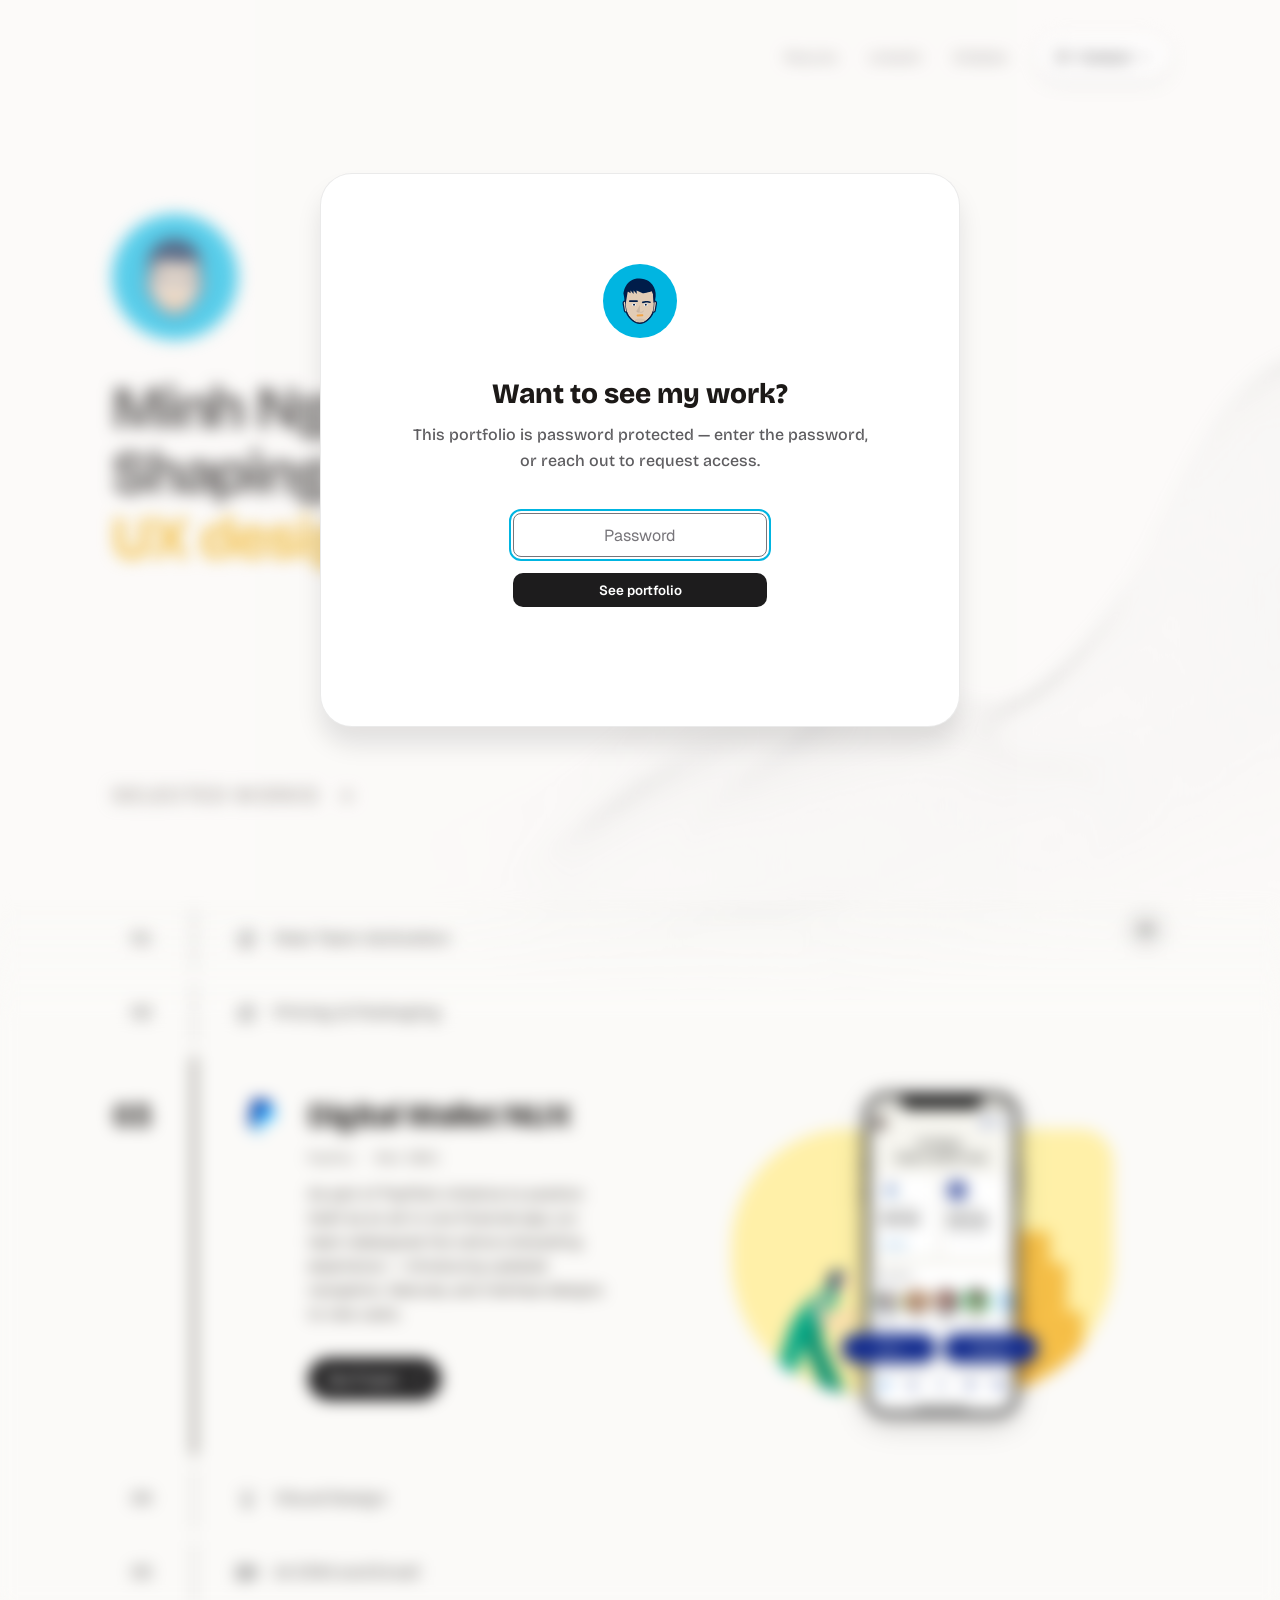
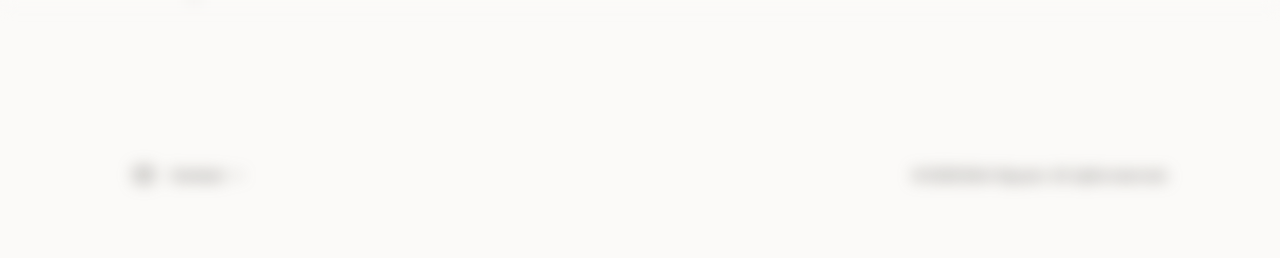
<file: index.html>
<!DOCTYPE html>
<html lang="en">
<head>
<meta charset="utf-8">
<meta name="viewport" content="width=device-width, initial-scale=1">
<!-- soft password gate for the whole site (see shared/gate.js) -->
<script src="shared/gate.js"></script>
<!-- ?alt2 opens the previous homepage (alt2.html). -->
<script>if (new URLSearchParams(location.search).has('alt2')) location.replace('alt2.html' + location.search + location.hash);</script>
<link rel="icon" type="image/svg+xml" href="assets/logos/favicon.svg">
<title>Minh Nguyen — Product Design</title>
<meta name="description" content="Product design portfolio of Minh Nguyen — onboarding, activation and education work at Slack, PayPal and Salesforce.">
<link rel="canonical" href="https://mnguyen89.github.io/portfolio/">
<meta property="og:type" content="website">
<meta property="og:site_name" content="Minh Nguyen — Product Design">
<meta property="og:title" content="Minh Nguyen — Product Design">
<meta property="og:description" content="Product design portfolio of Minh Nguyen — onboarding, activation and education work at Slack, PayPal and Salesforce.">
<meta property="og:url" content="https://mnguyen89.github.io/portfolio/">
<meta property="og:image" content="https://mnguyen89.github.io/portfolio/assets/og/og-home.jpg">
<meta property="og:image:width" content="1200">
<meta property="og:image:height" content="630">
<meta property="og:image:alt" content="Three project thumbnails from the portfolio: a PayPal investing screen, a SoundHound 200 million users illustration, and an AI CRM email concept.">
<meta name="twitter:card" content="summary_large_image">
<link rel="preconnect" href="https://fonts.googleapis.com">
<link rel="preconnect" href="https://fonts.gstatic.com" crossorigin>
<link href="https://fonts.googleapis.com/css2?family=Bricolage+Grotesque:opsz,wght@12..96,200..800&family=Geist:wght@400..700&family=Geist+Mono:wght@400;500&display=swap" rel="stylesheet">
<link rel="stylesheet" href="home.css?v=b5bb9b9c">
</head>
<body>

<!-- Homepage direction 3c, "Vertical Stories". Case studies open in an
     overlay (script at the bottom), as they do on the previous homepage. -->
<div class="vs">
  <div class="vs-first">
    <!-- The dots wave from the default homepage, used once: it rises behind
         "Selected works" and fades into the projects below. Decorative. -->
    <div class="vs-wave" aria-hidden="true"></div>
    <header class="vs-header">
      <nav class="vs-nav" aria-label="Primary">
        <a href="assets/minh-nguyen-resume.pdf" target="_blank" rel="noopener noreferrer">Resume</a>
        <a href="https://www.linkedin.com/in/minh-nguyen-15b89652/" target="_blank" rel="noopener noreferrer">LinkedIn</a>
        <a class="vs-nav__extra" href="https://dribbble.com/nguyenm1989" target="_blank" rel="noopener noreferrer">Dribbble</a>
        <div class="vs-menuWrap" data-menu>
          <button class="vs-contact vs-contact--nav" type="button" aria-haspopup="menu" aria-expanded="false" aria-controls="email-menu" data-menu-trigger>
            <svg class="vs-contact__icon" width="16" height="16" viewBox="0 0 24 24" fill="none" stroke="#1c1917" stroke-width="1.8" stroke-linecap="round" stroke-linejoin="round" aria-hidden="true"><rect x="3" y="5" width="18" height="14" rx="2.5"/><path d="m3.5 7.5 8.5 6 8.5-6"/></svg>
            <span>Contact</span>
            <svg class="vs-caret" width="10" height="10" viewBox="0 0 10 10" aria-hidden="true"><path d="M2 3.5 5 6.5 8 3.5" fill="none" stroke="#1c1917" stroke-width="1.5" stroke-linecap="round" stroke-linejoin="round"/></svg>
          </button>
          <div class="vs-menu vs-menu--down" role="menu" id="email-menu" hidden>
            <div class="vs-menu__panel" data-panel="main">
              <button class="vs-menu__item" type="button" role="menuitem" data-copy-email>
                <svg width="16" height="16" viewBox="0 0 24 24" fill="none" stroke="#1c1917" stroke-width="1.8" stroke-linecap="round" stroke-linejoin="round" aria-hidden="true"><rect x="8" y="8" width="12" height="12" rx="2.5"/><path d="M16 8V6a2 2 0 0 0-2-2H6a2 2 0 0 0-2 2v8a2 2 0 0 0 2 2h2"/></svg>
                <span class="vs-menu__copy">Copy&nbsp; &nbsp;<span class="vs-menu__addr">nguyenm1989@gmail.com</span></span>
              </button>
              <button class="vs-menu__item" type="button" role="menuitem" aria-haspopup="menu" data-menu-step="send">
                <svg width="16" height="16" viewBox="0 0 24 24" fill="none" stroke="#1c1917" stroke-width="1.8" stroke-linecap="round" stroke-linejoin="round" aria-hidden="true"><path d="M21.5 2.5 10.5 13.5"/><path d="M21.5 2.5 14.5 21.5l-4-8-8-4z"/></svg>
                <span>Send Email</span>
                <svg class="vs-menu__chev" width="12" height="12" viewBox="0 0 12 12" aria-hidden="true"><path d="M4.5 2.5 8 6 4.5 9.5" fill="none" stroke="currentColor" stroke-width="1.5" stroke-linecap="round" stroke-linejoin="round"/></svg>
              </button>
            </div>
            <!-- second step: pick where the draft opens. A site cannot tell which
                 webmail a visitor is signed into, so they choose; signed out, they
                 get that service's sign-in page first. -->
            <div class="vs-menu__panel" data-panel="send" hidden>
              <button class="vs-menu__item vs-menu__back" type="button" role="menuitem" data-menu-step="main">
                <svg width="16" height="16" viewBox="0 0 12 12" aria-hidden="true"><path d="M7.5 2.5 4 6 7.5 9.5" fill="none" stroke="currentColor" stroke-width="1.5" stroke-linecap="round" stroke-linejoin="round"/></svg>
                <span>Send with</span>
              </button>
              <a class="vs-menu__item" role="menuitem" href="https://mail.google.com/mail/?view=cm&amp;fs=1&amp;to=nguyenm1989@gmail.com" target="_blank" rel="noopener noreferrer" data-menu-close>
                <img class="vs-menu__logo" src="assets/logos/gmail.svg" alt="" width="16" height="16">
                <span>Gmail</span>
                <svg class="vs-menu__ext" width="14" height="14" viewBox="0 0 24 24" fill="none" stroke="#1c1917" stroke-width="1.8" stroke-linecap="round" stroke-linejoin="round" aria-hidden="true"><path d="M14 4h6v6"/><path d="M20 4 11 13"/><path d="M18 14v4a2 2 0 0 1-2 2H6a2 2 0 0 1-2-2V8a2 2 0 0 1 2-2h4"/></svg>
              </a>
              <a class="vs-menu__item" role="menuitem" href="https://outlook.office.com/mail/deeplink/compose?to=nguyenm1989@gmail.com" target="_blank" rel="noopener noreferrer" data-menu-close>
                <img class="vs-menu__logo" src="assets/logos/outlook.svg" alt="" width="16" height="16">
                <span>Outlook</span>
                <svg class="vs-menu__ext" width="14" height="14" viewBox="0 0 24 24" fill="none" stroke="#1c1917" stroke-width="1.8" stroke-linecap="round" stroke-linejoin="round" aria-hidden="true"><path d="M14 4h6v6"/><path d="M20 4 11 13"/><path d="M18 14v4a2 2 0 0 1-2 2H6a2 2 0 0 1-2-2V8a2 2 0 0 1 2-2h4"/></svg>
              </a>
              <a class="vs-menu__item" role="menuitem" href="mailto:nguyenm1989@gmail.com" data-menu-close>
                <svg width="16" height="16" viewBox="0 0 24 24" fill="none" stroke="#1c1917" stroke-width="1.8" stroke-linecap="round" stroke-linejoin="round" aria-hidden="true"><rect x="3" y="5" width="18" height="14" rx="2.5"/><path d="m3.5 7.5 8.5 6 8.5-6"/></svg>
                <span>Other mail app</span>
              </a>
            </div>
          </div>
        </div>
      </nav>
    </header>

    <section class="vs-hero">
      <img class="vs-hero__avatar" src="assets/logos/avatar.svg" alt="Minh Nguyen" width="132" height="132">
      <!-- The rotator is decorative motion; screen readers get the full line
           from the hidden copy instead of whichever phrase is showing. -->
      <h1 class="vs-hero__title">
        Minh Nguyen&nbsp;–<br>
        <span class="vs-visuallyHidden">Shaping products through UX design, systems thinking, design strategy, and visual craft.</span>
        <span aria-hidden="true"><span class="vs-nowrap">Shaping products through</span><br><span class="vs-nowrap"><span class="vs-rotator" data-rotator>
          <!-- Palette in order: yellow, green, purple, sky blue. -->
          <span class="vs-phrase is-current" style="--hue: #eda800">UX design,</span>
          <span class="vs-phrase" style="--hue: #20c577">systems thinking,</span>
          <span class="vs-phrase" style="--hue: #7d2aab">design strategy,</span>
          <span class="vs-phrase is-prev" style="--hue: #52b5e1"><span class="vs-phrase__lead">and </span>visual craft.</span>
        </span></span></span>
      </h1>
    </section>

    <div class="vs-worksRow">
      <h2 class="vs-worksRow__title">Selected Works</h2>
      <button class="vs-iconBtn" type="button" aria-label="Scroll to selected work" data-scroll-work>
        <svg width="18" height="18" viewBox="0 0 13.3333 13.3333" fill="none" aria-hidden="true"><path d="M6.6667 2.7778V10.5565M2.7773 6.6672L6.6667 10.5565L10.556 6.6672" stroke="currentColor" stroke-width="1.66667" stroke-linecap="round" stroke-linejoin="round"/></svg>
      </button>
    </div>
  </div>

  <section class="vs-work is-offscreen" id="work" aria-label="Selected Works" data-work>
    <div class="vs-work__grid">
      <button class="vs-play" type="button" aria-label="Pause" data-play>
        <svg class="vs-play__pause" width="12" height="12" viewBox="0 0 12 12" aria-hidden="true"><rect x="2" y="1.5" width="2.5" height="9" rx="1" fill="#1c1917"/><rect x="7.5" y="1.5" width="2.5" height="9" rx="1" fill="#1c1917"/></svg>
        <svg class="vs-play__play" width="12" height="12" viewBox="0 0 12 12" aria-hidden="true"><path d="M3 1.8v8.4a.6.6 0 0 0 .9.5l6.6-4.2a.6.6 0 0 0 0-1L3.9 1.3a.6.6 0 0 0-.9.5z" fill="#1c1917"/></svg>
      </button>

      <ol class="vs-list">
        <li class="vs-row is-active" data-row>
          <span class="vs-row__track"></span>
          <!-- phones only: the picture leads its project; wider screens use the stage -->
          <img class="vs-row__pic" src="assets/projects/slackbot-v2.webp" alt="Slackbot illustration" loading="lazy">
          <button class="vs-row__title" type="button" aria-expanded="true" aria-controls="work-1">
            <span class="vs-row__num" aria-hidden="true">01</span>
            <img class="vs-row__logo" src="assets/logos/slack.svg" alt="Slack">
            <span class="vs-row__name">New Team Activation</span>
          </button>
          <div class="vs-row__details" id="work-1">
            <div class="vs-row__clip">
              <div class="vs-row__inner">
                <span class="vs-row__meta">Slack · 2023–2026</span>
                <p class="vs-row__desc">Streamlined the team onboarding experience to increase early adoption and engagement, helping newly created workspaces get up and running smoothly with key tools and messaging features.</p>
                <a class="vs-cta" href="slack/index.html" data-case-study data-case-title="Slack New Team Activation">See Project <span aria-hidden="true">→</span></a>
              </div>
            </div>
          </div>
        </li>
        <li class="vs-row" data-row>
          <span class="vs-row__track"></span>
          <img class="vs-row__pic" src="assets/projects/pricing-packaging.webp" alt="An illustrative Slack plan picker with Free, Pro and Business+ side by side" loading="lazy">
          <button class="vs-row__title" type="button" aria-expanded="false" aria-controls="work-6">
            <span class="vs-row__num" aria-hidden="true">02</span>
            <img class="vs-row__logo" src="assets/logos/slack.svg" alt="Slack">
            <span class="vs-row__name">Pricing &amp; Packaging</span>
          </button>
          <div class="vs-row__details" id="work-6" inert>
            <div class="vs-row__clip">
              <div class="vs-row__inner">
                <span class="vs-row__meta">Slack · 2024–2025</span>
                <p class="vs-row__desc">Ran the design side of Slack’s plan changes — shared components, a string sweep and clear rules, so every product team updating its own upgrade moments shipped one consistent experience.</p>
                <a class="vs-cta" href="pricing/index.html" data-case-study data-case-title="Slack Pricing &amp; Packaging">See Project <span aria-hidden="true">→</span></a>
              </div>
            </div>
          </div>
        </li>
        <!-- Education System is hidden from the list but still ships: no
             data-row, so the carousel skips it, and its link stays in the page
             so /#system and old /system/ links still open the case study. To
             bring it back, restore data-row here and data-stage on its stage
             image below, and renumber. -->
        <li class="vs-row" hidden>
          <span class="vs-row__track"></span>
          <img class="vs-row__pic" src="assets/projects/education-system-v2.webp" alt="A Slack education modal announcing a new feature, over the Slack desktop app" loading="lazy">
          <button class="vs-row__title" type="button" aria-expanded="false" aria-controls="work-3">
            <span class="vs-row__num" aria-hidden="true">02</span>
            <img class="vs-row__logo" src="assets/logos/systems-design-slack.svg" alt="Slack">
            <span class="vs-row__name">Education System</span>
          </button>
          <div class="vs-row__details" id="work-3" inert>
            <div class="vs-row__clip">
              <div class="vs-row__inner">
                <span class="vs-row__meta">Slack · 2025</span>
                <p class="vs-row__desc">A system for how Slack teaches — turning hundreds of one-off messages into shared patterns that are easier for users to understand and teams to build.</p>
                <a class="vs-cta" href="system/index.html" data-case-study data-case-title="Education System">See Project <span aria-hidden="true">→</span></a>
              </div>
            </div>
          </div>
        </li>
        <li class="vs-row" data-row>
          <span class="vs-row__track"></span>
          <img class="vs-row__pic" src="assets/projects/digital-wallet-nux-v2.webp" alt="PayPal crypto detail screen" loading="lazy">
          <button class="vs-row__title" type="button" aria-expanded="false" aria-controls="work-2">
            <span class="vs-row__num" aria-hidden="true">03</span>
            <img class="vs-row__logo vs-row__logo--solid" src="assets/logos/paypal.webp" alt="PayPal">
            <span class="vs-row__name">Digital Wallet NUX</span>
          </button>
          <div class="vs-row__details" id="work-2" inert>
            <div class="vs-row__clip">
              <div class="vs-row__inner">
                <span class="vs-row__meta">PayPal · Mid 2021</span>
                <p class="vs-row__desc">As part of PayPal’s initiative to position itself as an all-in-one financial app, our team redesigned the native onboarding experience — introducing updated navigation, features, and interface designs to new users.</p>
                <a class="vs-cta" href="paypal/index.html" data-case-study data-case-title="PayPal Digital Wallet NUX">See Project <span aria-hidden="true">→</span></a>
              </div>
            </div>
          </div>
        </li>
        <li class="vs-row" data-row>
          <span class="vs-row__track"></span>
          <img class="vs-row__pic" src="assets/projects/visual-design.webp" alt="SoundHound 200 million users illustration" loading="lazy">
          <button class="vs-row__title" type="button" aria-expanded="false" aria-controls="work-4">
            <span class="vs-row__num" aria-hidden="true">04</span>
            <img class="vs-row__logo" src="assets/logos/visual-design.svg" alt="Various">
            <span class="vs-row__name">Visual Design</span>
          </button>
          <div class="vs-row__details" id="work-4" inert>
            <div class="vs-row__clip">
              <div class="vs-row__inner">
                <span class="vs-row__meta">Various · 2012–2018</span>
                <p class="vs-row__desc">Some of my previous work of brand identity, interaction design, and side projects exploring visual craft, typography, and creative product solutions.</p>
                <a class="vs-cta" href="visual-design/index.html" data-case-study data-case-title="Visual Design">See Project <span aria-hidden="true">→</span></a>
              </div>
            </div>
          </div>
        </li>
        <li class="vs-row" data-row>
          <span class="vs-row__track"></span>
          <img class="vs-row__pic" src="assets/projects/ai-crm-email.webp" alt="AI-assisted inbox concept" loading="lazy">
          <button class="vs-row__title" type="button" aria-expanded="false" aria-controls="work-5">
            <span class="vs-row__num" aria-hidden="true">05</span>
            <img class="vs-row__logo vs-row__logo--wide" src="assets/logos/salesforce.webp" alt="Salesforce">
            <span class="vs-row__name">AI CRM and Email</span>
          </button>
          <div class="vs-row__details" id="work-5" inert>
            <div class="vs-row__clip">
              <div class="vs-row__inner">
                <span class="vs-row__meta">Salesforce · 2016–2018</span>
                <p class="vs-row__desc">Following a major reorganization, our team designed a desktop email product from scratch to fill key gaps in the Salesforce ecosystem and optimize the core sales workflow.</p>
                <a class="vs-cta" href="ai-crm/index.html" data-case-study data-case-title="AI CRM and Email">See Project <span aria-hidden="true">→</span></a>
              </div>
            </div>
          </div>
        </li>
      </ol>

      <!-- One image per row, in the same order. All load up front so switching
           rows never waits on the network. -->
      <div class="vs-stage">
        <img class="vs-stage__img" src="assets/projects/slackbot-v2.webp" alt="Slackbot illustration" data-stage>
        <img class="vs-stage__img" src="assets/projects/pricing-packaging.webp" alt="An illustrative Slack plan picker with Free, Pro and Business+ side by side" data-stage hidden>
        <!-- Education System, hidden with its row above -->
        <img class="vs-stage__img" src="assets/projects/education-system-v2.webp" alt="" hidden>
        <img class="vs-stage__img" src="assets/projects/digital-wallet-nux-v2.webp" alt="PayPal crypto detail screen" data-stage hidden>
        <img class="vs-stage__img" src="assets/projects/visual-design.webp" alt="SoundHound 200 million users illustration" data-stage hidden>
        <img class="vs-stage__img" src="assets/projects/ai-crm-email.webp" alt="AI-assisted inbox concept" data-stage hidden>
      </div>
    </div>
  </section>

  <footer class="vs-footer">
    <div class="vs-menuWrap" data-menu>
      <button class="vs-contact vs-contact--flat" type="button" aria-haspopup="menu" aria-expanded="false" aria-controls="contact-menu" data-menu-trigger>
        <svg class="vs-contact__icon" width="16" height="16" viewBox="0 0 24 24" fill="none" stroke="currentColor" stroke-width="1.8" stroke-linecap="round" stroke-linejoin="round" aria-hidden="true"><rect x="3" y="5" width="18" height="14" rx="2.5"/><path d="m3.5 7.5 8.5 6 8.5-6"/></svg>
        <span>Contact</span>
        <svg class="vs-caret" width="10" height="10" viewBox="0 0 10 10" aria-hidden="true"><path d="M2 6.5 5 3.5 8 6.5" fill="none" stroke="currentColor" stroke-width="1.5" stroke-linecap="round" stroke-linejoin="round"/></svg>
      </button>
      <div class="vs-menu vs-menu--up" role="menu" id="contact-menu" hidden>
        <div class="vs-menu__panel" data-panel="main">
          <button class="vs-menu__item" type="button" role="menuitem" data-copy-email>
            <svg width="16" height="16" viewBox="0 0 24 24" fill="none" stroke="#1c1917" stroke-width="1.8" stroke-linecap="round" stroke-linejoin="round" aria-hidden="true"><rect x="8" y="8" width="12" height="12" rx="2.5"/><path d="M16 8V6a2 2 0 0 0-2-2H6a2 2 0 0 0-2 2v8a2 2 0 0 0 2 2h2"/></svg>
            <span class="vs-menu__copy">Copy&nbsp; &nbsp;<span class="vs-menu__addr">nguyenm1989@gmail.com</span></span>
          </button>
          <button class="vs-menu__item" type="button" role="menuitem" aria-haspopup="menu" data-menu-step="send">
            <svg width="16" height="16" viewBox="0 0 24 24" fill="none" stroke="#1c1917" stroke-width="1.8" stroke-linecap="round" stroke-linejoin="round" aria-hidden="true"><path d="M21.5 2.5 10.5 13.5"/><path d="M21.5 2.5 14.5 21.5l-4-8-8-4z"/></svg>
            <span>Send Email</span>
            <svg class="vs-menu__chev" width="12" height="12" viewBox="0 0 12 12" aria-hidden="true"><path d="M4.5 2.5 8 6 4.5 9.5" fill="none" stroke="currentColor" stroke-width="1.5" stroke-linecap="round" stroke-linejoin="round"/></svg>
          </button>
        </div>
        <!-- second step: pick where the draft opens. A site cannot tell which
             webmail a visitor is signed into, so they choose; signed out, they
             get that service's sign-in page first. -->
        <div class="vs-menu__panel" data-panel="send" hidden>
          <button class="vs-menu__item vs-menu__back" type="button" role="menuitem" data-menu-step="main">
            <svg width="16" height="16" viewBox="0 0 12 12" aria-hidden="true"><path d="M7.5 2.5 4 6 7.5 9.5" fill="none" stroke="currentColor" stroke-width="1.5" stroke-linecap="round" stroke-linejoin="round"/></svg>
            <span>Send with</span>
          </button>
          <a class="vs-menu__item" role="menuitem" href="https://mail.google.com/mail/?view=cm&amp;fs=1&amp;to=nguyenm1989@gmail.com" target="_blank" rel="noopener noreferrer" data-menu-close>
            <img class="vs-menu__logo" src="assets/logos/gmail.svg" alt="" width="16" height="16">
            <span>Gmail</span>
            <svg class="vs-menu__ext" width="14" height="14" viewBox="0 0 24 24" fill="none" stroke="#1c1917" stroke-width="1.8" stroke-linecap="round" stroke-linejoin="round" aria-hidden="true"><path d="M14 4h6v6"/><path d="M20 4 11 13"/><path d="M18 14v4a2 2 0 0 1-2 2H6a2 2 0 0 1-2-2V8a2 2 0 0 1 2-2h4"/></svg>
          </a>
          <a class="vs-menu__item" role="menuitem" href="https://outlook.office.com/mail/deeplink/compose?to=nguyenm1989@gmail.com" target="_blank" rel="noopener noreferrer" data-menu-close>
            <img class="vs-menu__logo" src="assets/logos/outlook.svg" alt="" width="16" height="16">
            <span>Outlook</span>
            <svg class="vs-menu__ext" width="14" height="14" viewBox="0 0 24 24" fill="none" stroke="#1c1917" stroke-width="1.8" stroke-linecap="round" stroke-linejoin="round" aria-hidden="true"><path d="M14 4h6v6"/><path d="M20 4 11 13"/><path d="M18 14v4a2 2 0 0 1-2 2H6a2 2 0 0 1-2-2V8a2 2 0 0 1 2-2h4"/></svg>
          </a>
          <a class="vs-menu__item" role="menuitem" href="mailto:nguyenm1989@gmail.com" data-menu-close>
            <svg width="16" height="16" viewBox="0 0 24 24" fill="none" stroke="#1c1917" stroke-width="1.8" stroke-linecap="round" stroke-linejoin="round" aria-hidden="true"><rect x="3" y="5" width="18" height="14" rx="2.5"/><path d="m3.5 7.5 8.5 6 8.5-6"/></svg>
            <span>Other mail app</span>
          </a>
        </div>
      </div>
    </div>
    <p class="vs-footer__copy">© 2026 Minh Nguyen. All rights reserved.</p>
  </footer>
</div>

<div class="vs-toast" role="status" aria-live="polite" data-toast hidden>
  <svg width="16" height="16" viewBox="0 0 24 24" fill="none" stroke="#fff" stroke-width="2" stroke-linecap="round" stroke-linejoin="round" aria-hidden="true"><path d="M5 12.5 10 17.5 19 7"/></svg>
  <span>Copied to Clipboard</span>
</div>

<!-- Case studies are authored as standalone modal pages, so they load in an
     overlay here and stay linkable on their own URL. -->
<div class="vs-modal" hidden>
  <iframe class="vs-modal__frame" title="Case study" src="about:blank"></iframe>
</div>

<script>
(() => {
  const EMAIL = 'nguyenm1989@gmail.com';


  /* Rotating phrase. All phrases share one grid cell; the cell's width
     animates to the measured width of whichever phrase is current. */
  const rotator = document.querySelector('[data-rotator]');
  const phrases = [...rotator.children];
  let phraseIndex = 0;
  let phraseWidths = [];
  const measure = () => {
    phraseWidths = phrases.map(p => Math.ceil(p.getBoundingClientRect().width) + 1);
    rotator.style.width = `calc(${phraseWidths[phraseIndex]}px + .08em)`;
  };
  measure();
  if (document.fonts) document.fonts.ready.then(measure);
  addEventListener('resize', measure);
  setInterval(() => {
    const prev = phraseIndex;
    phraseIndex = (phraseIndex + 1) % phrases.length;
    phrases.forEach((p, i) => {
      p.classList.toggle('is-current', i === phraseIndex);
      p.classList.toggle('is-prev', i === prev);
    });
    rotator.style.width = `calc(${phraseWidths[phraseIndex]}px + .08em)`;
  }, 2600);

  /* Dots wave: drifts down at 30% of the scroll speed so it trails the
     page, and shrinks and fades out over the first 60% of the first screen. The fade
     still runs under reduced motion; the drift does not. */
  const wave = document.querySelector('.vs-wave');
  const first = document.querySelector('.vs-first');
  const still = matchMedia('(prefers-reduced-motion: reduce)').matches;
  let ticking = false;
  const drift = () => {
    ticking = false;
    const h = first.offsetHeight;
    const p = Math.min(1, scrollY / (h * 0.6));
    wave.style.opacity = (1 - p).toFixed(3);
    if (!still) {
      wave.style.setProperty('--vs-wave-shift', (Math.min(scrollY, h) * 0.3).toFixed(1) + 'px');
      // shrinks to 75% as it fades out, so it seems to sink back as it drifts.
      // It scales about its centre; sliding it by what the shrink takes off
      // towards its top-right corner (along the -13.91deg tilt) would hold
      // that corner still. It goes half that far, so it recedes up and to
      // the right without travelling much.
      const s = 1 - 0.25 * p, hw = wave.offsetWidth / 2, hh = wave.offsetHeight / 2;
      const cos = 0.97068, sin = -0.24038;   // the tilt
      const travel = 0.5;
      wave.style.setProperty('--vs-wave-scale', s.toFixed(3));
      wave.style.setProperty('--vs-wave-ax', (travel * (1 - s) * (hw * cos + hh * sin)).toFixed(1) + 'px');
      wave.style.setProperty('--vs-wave-ay', (travel * (1 - s) * (hw * sin - hh * cos)).toFixed(1) + 'px');
    }
  };
  addEventListener('scroll', () => {
    if (!ticking) { ticking = true; requestAnimationFrame(drift); }
  }, { passive: true });
  addEventListener('resize', drift);

  /* Keep the dots clear of the headline. The wave scales with the window's
     width, so on some screens it climbs into the text. TOPS is the top edge
     of the dots, measured off the art at the -13.91deg tilt: one sample every
     0.05 of the wave's width, from 0.6 left of its centre to 0.6 right, each
     the distance below the box top in wave-widths (null = no dots there).
     Only the stretch under the headline's text counts, so the high crest out
     at the right edge does not push it. If the dots there come within 32px
     of the headline, the wave moves down. */
  const TOPS = [null, null, null, .569, .547, .527, .492, .445, .402, .404, .441, .469, .453,
                .396, .305, .236, .221, .232, .266, .307, .33, .345, .344, null, null];
  const title = document.querySelector('.vs-hero__title');
  const clearHeadline = () => {
    const f = first.getBoundingClientRect();
    // the text itself, not the 880px box it sits in; the hidden phrases are
    // left out, as they sit translated above and below their line
    const t = title.getBoundingClientRect();
    const lines = [title.querySelector('.vs-nowrap'), rotator].map(el => el.getBoundingClientRect().right);
    const left = t.left - f.left, right = Math.max(...lines) - f.left, bottom = t.bottom - f.top;
    const w = wave.offsetWidth, centre = wave.offsetLeft + w / 2;
    let top = Infinity;
    TOPS.forEach((d, i) => {
      const x = centre + (-0.6 + i * 0.05) * w;
      if (d !== null && x >= left && x <= right) top = Math.min(top, d);
    });
    const crest = wave.offsetTop + top * w;
    const push = Number.isFinite(crest) ? Math.max(0, bottom + 32 - crest) : 0;
    wave.style.setProperty('--vs-wave-push', push.toFixed(1) + 'px');
  };
  clearHeadline();
  if (document.fonts) document.fonts.ready.then(clearHeadline);
  addEventListener('resize', clearHeadline);
  drift();

  /* Scroll to the projects */
  const work = document.querySelector('[data-work]');
  document.querySelector('[data-scroll-work]').addEventListener('click', () => {
    scrollTo({ top: work.getBoundingClientRect().top + scrollY - 24, behavior: 'smooth' });
  });

  /* Project carousel. Each row's fill runs 6s, then the next row takes over.
     A click pins a row and stops autoplay for 3 minutes; Pause stops it until
     Play is pressed. */
  const rows = [...document.querySelectorAll('[data-row]')];
  const stages = [...document.querySelectorAll('[data-stage]')];
  const playBtn = document.querySelector('[data-play]');
  let activeIndex = 0;
  let userPaused = false;
  let manual = false;
  let resumeTimer;

  const sync = () => {
    const stopped = userPaused || manual;
    work.classList.toggle('is-userPaused', userPaused);
    work.classList.toggle('is-manual', manual);
    playBtn.classList.toggle('is-stopped', stopped);
    playBtn.setAttribute('aria-label', stopped ? 'Play' : 'Pause');
  };

  // A fresh fill element restarts the animation from 0.
  const restartFill = () => {
    work.querySelectorAll('.vs-row__fill').forEach(f => f.remove());
    const fill = document.createElement('span');
    fill.className = 'vs-row__fill';
    fill.addEventListener('animationend', () => select((activeIndex + 1) % rows.length));
    rows[activeIndex].insertBefore(fill, rows[activeIndex].children[1]);
  };

  /* Centre the picture on the open row rather than on the whole list. The
     rows resize over 0.6s, so the stage follows them frame by frame for that
     long. Stacked on phones, so off there. */
  const stage = document.querySelector('.vs-stage');
  // below 720 the layout stacks into one column (matches home.css)
  const stacked = matchMedia('(max-width: 719px)');
  // phones (up to the widest iPhone) show every project open, one long scroll
  const phone = matchMedia('(max-width: 440px)');
  let shift = 0;
  let alignFrame = 0;
  const place = () => {
    if (stacked.matches) { shift = 0; stage.style.transform = ''; return; }
    const r = rows[activeIndex].getBoundingClientRect();
    const s = stage.getBoundingClientRect();
    const natural = s.top - shift + s.height / 2;
    shift = r.top + r.height / 2 - natural;
    stage.style.transform = `translateY(${shift.toFixed(1)}px)`;
  };
  const alignStage = () => {
    cancelAnimationFrame(alignFrame);
    const end = performance.now() + 700;
    const tick = () => {
      place();
      if (performance.now() < end) alignFrame = requestAnimationFrame(tick);
    };
    tick();
  };
  addEventListener('resize', place);
  stacked.addEventListener('change', place);
  phone.addEventListener('change', () => select(activeIndex));

  const select = i => {
    activeIndex = i;
    rows.forEach((row, j) => {
      const on = j === i;
      row.classList.toggle('is-active', on);
      const open = on || phone.matches;
      row.querySelector('.vs-row__title').setAttribute('aria-expanded', open);
      row.querySelector('.vs-row__details').inert = !open;
    });
    stages.forEach((img, j) => { img.hidden = j !== i; });
    restartFill();
    alignStage();
  };

  rows.forEach((row, i) => {
    row.querySelector('.vs-row__title').addEventListener('click', () => {
      clearTimeout(resumeTimer);
      resumeTimer = setTimeout(() => {
        if (userPaused) return;
        manual = false;
        sync();
        restartFill();
      }, 180000);
      manual = true;
      sync();
      select(i);
    });
  });

  playBtn.addEventListener('click', () => {
    clearTimeout(resumeTimer);
    if (!userPaused && !manual) {
      userPaused = true;
    } else {
      userPaused = false;
      manual = false;
      restartFill();
    }
    sync();
  });

  // No hover pause: it froze the story whenever the pointer rested anywhere
  // over the section, with nothing on screen to say so. Pause and a click
  // on a row are the explicit ways to stop it.

  // The story holds at the start until the projects are on screen, and
  // pauses again whenever they scroll away.
  if ('IntersectionObserver' in window) {
    new IntersectionObserver(([entry]) => {
      work.classList.toggle('is-offscreen', !entry.isIntersecting);
    }, { threshold: 0.4 }).observe(work);
  } else {
    work.classList.remove('is-offscreen');
  }

  document.querySelectorAll('.vs-cta[aria-disabled="true"]').forEach(a =>
    a.addEventListener('click', e => e.preventDefault()));

  sync();
  select(activeIndex);
  place();
  if (document.fonts) document.fonts.ready.then(place);
  addEventListener('load', place);

  /* Email menus (header and footer behave the same) */
  const menus = [...document.querySelectorAll('[data-menu]')];
  // Each menu has two panels: the main one, and "Send with" (Gmail /
  // Outlook / other). Opening or closing always comes back to the main one.
  const showPanel = (wrap, name, focus) => {
    wrap.querySelectorAll('[data-panel]').forEach(p => { p.hidden = p.dataset.panel !== name; });
    if (focus) wrap.querySelector(`[data-panel="${name}"] .vs-menu__item`).focus();
  };
  const setOpen = (wrap, open) => {
    wrap.querySelector('[data-menu-trigger]').setAttribute('aria-expanded', open);
    wrap.querySelector('[role="menu"]').hidden = !open;
    showPanel(wrap, 'main');
  };
  const closeAll = () => menus.forEach(m => setOpen(m, false));

  menus.forEach(wrap => {
    const trigger = wrap.querySelector('[data-menu-trigger]');
    trigger.addEventListener('click', () => setOpen(wrap, trigger.getAttribute('aria-expanded') !== 'true'));
    wrap.querySelectorAll('[data-menu-close]').forEach(a => a.addEventListener('click', () => setOpen(wrap, false)));
    wrap.querySelectorAll('[data-menu-step]').forEach(b => b.addEventListener('click', () => showPanel(wrap, b.dataset.menuStep, true)));
  });

  document.addEventListener('mousedown', e => {
    menus.forEach(m => { if (!m.contains(e.target)) setOpen(m, false); });
  });
  document.addEventListener('keydown', e => {
    if (e.key !== 'Escape') return;
    const open = menus.find(m => !m.querySelector('[role="menu"]').hidden);
    if (!open) return;
    closeAll();
    open.querySelector('[data-menu-trigger]').focus();
  });

  /* Copy + toast */
  const toast = document.querySelector('[data-toast]');
  let toastTimer;
  const copied = () => {
    closeAll();
    toast.hidden = false;
    clearTimeout(toastTimer);
    toastTimer = setTimeout(() => { toast.hidden = true; }, 2200);
  };
  document.querySelectorAll('[data-copy-email]').forEach(btn => btn.addEventListener('click', () => {
    if (navigator.clipboard) navigator.clipboard.writeText(EMAIL).then(copied, copied);
    else copied();
  }));
})();
</script>

<script>
// Case-study overlay, carried over from the default homepage (index.html).
(function () {
  const modal = document.querySelector('.vs-modal');
  const frame = modal.querySelector('.vs-modal__frame');
  let lastFocus = null;

  // Captured before the first pushState. Every href on this page is relative,
  // so once the address bar reads /paypal/ the document's base has moved and
  // "slack/index.html" would resolve to /paypal/slack/index.html. Resolving
  // against HOME instead keeps the links correct for the whole session.
  const HOME = new URL(location.href);
  const homeUrl = HOME.pathname + HOME.search;

  // An open project is addressed by a hash — /portfolio/#paypal — so the page
  // that loads is always the portfolio itself and a shared link lands here
  // with the project already open. A path like /paypal/ cannot do that on a
  // static host: it is a real file, so the server hands over the standalone
  // case study and the portfolio never renders. The hash is never sent to the
  // server at all, so index.html is always what gets served.
  //
  // paypal/index.html -> "paypal". Works on the relative hrefs here and on the
  // absolute pathname the iframe reports, at a domain root or in /portfolio/.
  const slugOf = (href) => new URL(href, HOME).pathname
    .replace(/\/index\.html$/, '').split('/').filter(Boolean).pop();

  const linkForSlug = (slug) => Array.from(document.querySelectorAll('[data-case-study]'))
    .find((l) => slugOf(l.getAttribute('href')) === slug);

  // Assigning frame.src pushes an entry onto the JOINT session history, so the
  // first Back press stepped the iframe instead of closing the overlay. A
  // same-origin location.replace() swaps the document without an entry, which
  // leaves our own pushState as the thing Back actually undoes. Links the user
  // clicks inside the case study still add entries, so Back walks back through
  // the footer nav first and only then closes — which is what you'd expect.
  const load = (url) => {
    try { frame.contentWindow.location.replace(url); }
    catch (_) { frame.src = url; }
  };

  const open = (href, title, track) => {
    lastFocus = document.activeElement;
    frame.title = title || 'Case study';
    load(new URL(href, HOME).href);
    modal.hidden = false;
    document.body.classList.add('is-modalOpen');
    frame.focus();
    const slug = slugOf(href);
    if (track !== false && location.hash.slice(1) !== slug) {
      history.pushState(null, '', '#' + slug);
    }
  };

  const close = (track) => {
    if (modal.hidden) return;
    modal.hidden = true;
    load('about:blank');
    document.body.classList.remove('is-modalOpen');
    if (lastFocus) lastFocus.focus();
    if (track !== false && location.hash) {
      history.pushState(null, '', homeUrl);
    }
  };

  // Progressive enhancement: without JS these are ordinary links to the page.
  document.querySelectorAll('[data-case-study]').forEach((link) => {
    link.addEventListener('click', (e) => {
      if (e.metaKey || e.ctrlKey || e.shiftKey || e.button !== 0) return;
      e.preventDefault();
      open(link.getAttribute('href'), link.dataset.caseTitle);
    });
  });

  // The footer nav inside a case study walks to the next project within the
  // iframe, so re-read the frame's own location on every load and keep the
  // address bar honest — otherwise it would still claim the project you
  // entered on. Same-origin, so this is readable; guarded anyway.
  frame.addEventListener('load', () => {
    // Fit the case study's hero to the fold. Pages that load it themselves
    // are left alone; the Slack page only gains the tag on a rebuild.
    try {
      const d = frame.contentDocument;
      if (d && d.querySelector('[data-modal]') && !d.querySelector('script[src$="cs-fold.js"]')) {
        const s = d.createElement('script');
        s.src = new URL('shared/cs-fold.js', HOME).href;
        d.body.appendChild(s);
      }
    } catch (_) {}
    if (modal.hidden) return;
    let path;
    try { path = frame.contentWindow.location.pathname; } catch (_) { return; }
    if (!path || path === 'blank') return;
    const slug = slugOf(path);
    if (!slug || slug === location.hash.slice(1)) return;
    const link = linkForSlug(slug);
    if (link) frame.title = link.dataset.caseTitle || frame.title;
    history.replaceState(null, '', '#' + slug);
  });

  // The case study renders its own scrim and close button, so it tells us when
  // to dismiss rather than us drawing a second chrome on top of it.
  addEventListener('message', (e) => {
    if (e.source === frame.contentWindow && e.data && e.data.type === 'case-study:close') close();
  });
  addEventListener('keydown', (e) => { if (e.key === 'Escape') close(); });

  // The hash is the single source of truth, so the same routine serves the
  // first paint, Back/forward, and anyone editing the address bar by hand.
  const sync = () => {
    let slug = '';
    try { slug = decodeURIComponent(location.hash.slice(1)); } catch (_) {}
    const link = slug && linkForSlug(slug);
    if (link) open(link.getAttribute('href'), link.dataset.caseTitle, false);
    else close(false);
  };

  addEventListener('popstate', sync);
  addEventListener('hashchange', sync);

  // A shared link arrives with the project in the hash: open it on arrival.
  sync();
})();
</script>
</body>
</html>
</file>
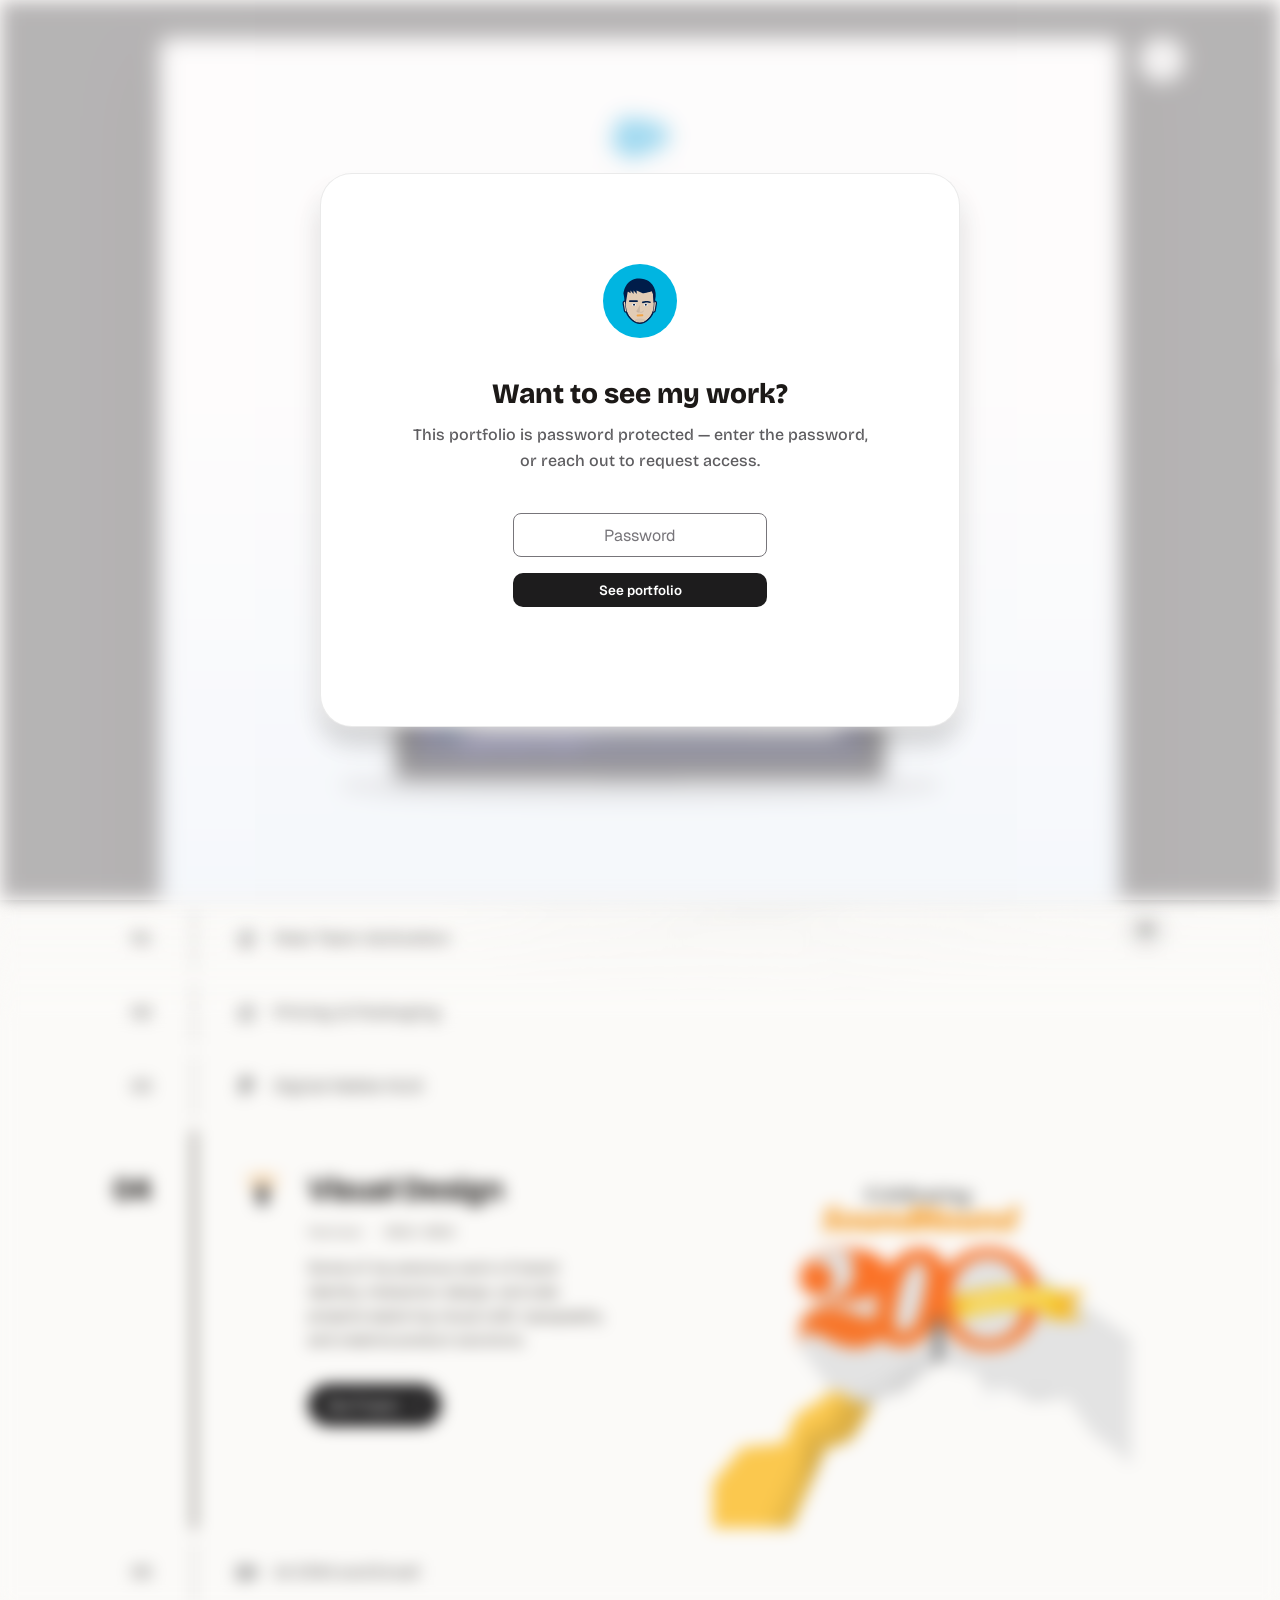
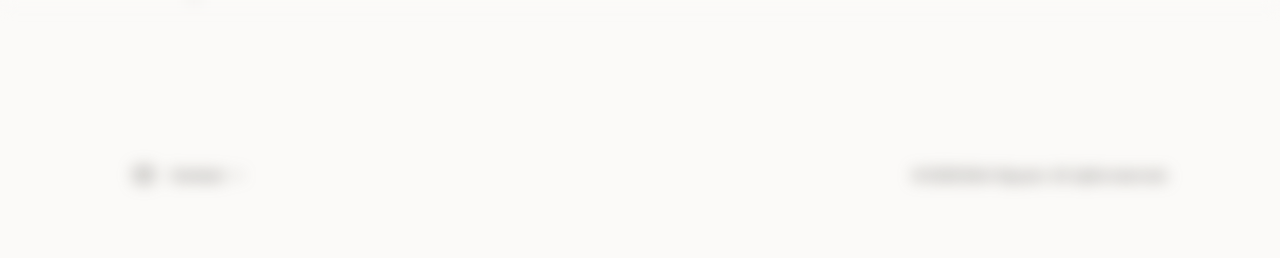
<file: ai-crm/index.html>
<!DOCTYPE html>
<html lang="en">
<head>
<meta charset="utf-8">
<meta name="viewport" content="width=device-width, initial-scale=1">
<!-- Opened on its own (a shared /ai-crm/ link, a new tab), this page hands
     over to the home page with the project in the hash, so it opens as the
     overlay on top of the portfolio. Inside that overlay it is framed and
     stays put. Scrapers do not run JS, so link previews still read the tags
     below. -->
<script>if (window.top === window.self) { document.documentElement.style.visibility = 'hidden'; location.replace((location.protocol === 'file:' ? '../index.html' : '../') + location.search + '#ai-crm'); }</script>
<!-- soft password gate for the whole site (see shared/gate.js) -->
<script src="../shared/gate.js"></script>
<link rel="icon" type="image/svg+xml" href="../assets/logos/favicon.svg">
<title>AI CRM and Email — Case Study</title>
<meta name="description" content="A desktop email product for Salesforce sales reps: the deal beside every email, a priority inbox, Einstein replies and a calendar that knows the deal.">
<link rel="canonical" href="https://mnguyen89.github.io/portfolio/ai-crm/">
<meta property="og:type" content="article">
<meta property="og:site_name" content="Minh Nguyen — Product Design">
<meta property="og:title" content="AI CRM and Email — Case Study">
<meta property="og:description" content="A desktop email product for Salesforce sales reps: the deal beside every email, a priority inbox, Einstein replies and a calendar that knows the deal.">
<meta property="og:url" content="https://mnguyen89.github.io/portfolio/ai-crm/">
<meta property="og:image" content="https://mnguyen89.github.io/portfolio/assets/og/og-ai-crm.jpg">
<meta property="og:image:width" content="1200">
<meta property="og:image:height" content="630">
<meta property="og:image:alt" content="The AI CRM email app on a laptop: an email from a buyer, the matched Salesforce deal beside it, and an Einstein-drafted reply.">
<meta name="twitter:card" content="summary_large_image">
<link rel="preconnect" href="https://fonts.googleapis.com">
<link rel="preconnect" href="https://fonts.gstatic.com" crossorigin>
<link href="https://fonts.googleapis.com/css2?family=Bricolage+Grotesque:opsz,wght@12..96,400..800&family=Geist:wght@400..700&display=swap" rel="stylesheet">
<link rel="stylesheet" href="styles.css?v=01ae3416">
<link rel="stylesheet" href="../shared/project-nav.css?v=df416aa3">
</head>
<body>

<!-- Placeholder build of the case study, made from the Figma frame
     "AI CRM — V2" (726:11473). Copy is taken from that frame as written; the
     images are 2x exports of its slots (masters in assets/_source/). -->

<div class="cs-backdrop" data-modal>
  <div class="cs-panel" role="dialog" aria-modal="true" aria-labelledby="cs-title" tabindex="-1">
    <button class="cs-close" type="button" data-modal-close aria-label="Close case study">
      <svg viewBox="0 0 24 24" aria-hidden="true"><path d="M6 6l12 12M18 6L6 18" /></svg>
    </button>

    <article class="cs">

      <div class="cs-open">
        <header class="cs-hero">
          <p class="cs-hero__icon cs-hero__icon--bare">
            <img src="../assets/logos/salesforce.webp" alt="Salesforce" width="57" height="40">
          </p>
          <h1 class="cs-hero__title" id="cs-title">AI CRM and Email</h1>
          <p class="cs-hero__lede">Following a major reorganization, our team designed a desktop email product from scratch to fill key gaps in the Salesforce ecosystem and optimize the core sales workflow.</p>
        </header>

        <div class="cs-heroVisual">
          <figure class="cs-wide">
            <img src="assets/hero-mock.webp" width="1760" height="1120"
                 alt="The app on a laptop: Will Adams’s email about pricing for 40 seats, the matched Avocado Inc renewal in the Salesforce panel, and a floating Einstein-drafted reply above Forward, Reply all and Reply buttons."
                 decoding="async">
          </figure>
        </div>
      </div>

      <section class="cs-glance" aria-labelledby="cs-glance-title">
        <h2 class="cs-glance__title" id="cs-glance-title">Project at a glance</h2>
        <ul class="cs-tags">
          <li class="cs-tag">2016&ndash;2018</li>
          <li class="cs-tag">8 months</li>
          <li class="cs-tag">Desktop</li>
          <li class="cs-tag">New product</li>
          <li class="cs-tag">Research</li>
          <li class="cs-tag">Strategy</li>
          <li class="cs-tag">Product mapping</li>
          <li class="cs-tag">Framework design</li>
          <li class="cs-tag">AI / ML</li>
        </ul>
      </section>

      <hr class="cs-rule">

      <!-- Research -->
      <section class="cs-set" aria-labelledby="cs-research-title">
        <div class="cs-copy">
          <h2 class="cs-copy__title" id="cs-research-title">Sales reps lived in their inbox. Their deals lived in Salesforce.</h2>
          <p class="cs-copy__body">Working with the product manager, we researched the current landscape of email products to see where we stood. Most sales reps were using Outlook and Gmail. While there were niche products that catered to sales, none could provide the deep CRM integrations that we could.</p>
        </div>

        <div class="cs-copy">
          <ul class="cs-stats">
            <li class="cs-stat"><span class="cs-stat__figure">22%</span><span class="cs-stat__label">of sales reps could spend more than 3 hours a day closing deals</span></li>
            <li class="cs-stat"><span class="cs-stat__figure">8 months</span><span class="cs-stat__label">from market research to development</span></li>
          </ul>
        </div>

        <div class="cs-competitors">
          <p class="cs-competitors__label">Where sales reps were already working</p>
          <img src="assets/logos.webp" width="640" height="112"
               alt="Outlook, Gmail, Yesware and a sales email tool."
               loading="lazy" decoding="async">
        </div>

        <ul class="cs-plates">
          <li>
            <figure class="cs-plate">
              <img src="assets/charts.webp" width="1280" height="386"
                   alt="Survey charts: a bar chart of reps’ top activities in Salesforce, and a pie chart of how much of the working day goes to closing deals."
                   loading="lazy" decoding="async">
            </figure>
          </li>
        </ul>
      </section>

      <!-- Findings -->
      <section class="cs-band cs-band--sky" aria-label="Research findings">
        <ul class="cs-plates">
          <li>
            <figure class="cs-plate">
              <img src="assets/activities.webp" width="1280" height="682"
                   alt="Sales activities in three rows: lead activities, outside sales-type activities and account maintenance activities, each with its steps."
                   loading="lazy" decoding="async">
            </figure>
          </li>
        </ul>

        <ul class="cs-findings">
          <li class="cs-finding">
            <h3 class="cs-finding__title">Selling is a team sport</h3>
            <p class="cs-finding__body">Few salespeople do everything in the sales process, so collaboration happens throughout it. Reps needed a simple way to start an internal conversation.</p>
          </li>
          <li class="cs-finding">
            <h3 class="cs-finding__title">Buried in admin work</h3>
            <p class="cs-finding__body">Most reps couldn’t spend more than 3 hours a day closing. The rest went to account management, finding and nurturing leads, and other admin.</p>
          </li>
          <li class="cs-finding">
            <h3 class="cs-finding__title">The CRM comes first</h3>
            <p class="cs-finding__body">Updating leads and deal info, and logging events, were reps’ top activities in Salesforce. They needed to do it in context, not in another tab.</p>
          </li>
        </ul>

        <ul class="cs-plates">
          <li>
            <figure class="cs-plate cs-plate--shadow" style="--sw: 115%; --sl: -7.5%; --st: -4.6875%; --sb: -10.3125%">
              <img src="assets/mapping.webp" width="1472" height="912"
                   alt="A spreadsheet mapping each research finding, and where it came from, to what it means for the product and the feature it became."
                   loading="lazy" decoding="async">
              <figcaption class="cs-plate__cap">Each research finding mapped to a feature — side conversations, @mentions, inline comments and updating records without leaving email.</figcaption>
            </figure>
          </li>
        </ul>
      </section>

      <!-- Concepts -->
      <section class="cs-set" aria-labelledby="cs-concepts-title">
        <div class="cs-copy">
          <h2 class="cs-copy__title" id="cs-concepts-title">From the whiteboard to three concepts</h2>
          <p class="cs-copy__body">I moderated and gathered the collective ideas from brainstorming sessions to form and pitch high-level solutions.</p>
          <p class="cs-copy__body">Low-fidelity wireframes illustrated each concept and communicated it to the team and stakeholders. Three made the final pitch: Communication Hub, Collaborative Email and Intelligent Inbox.</p>
        </div>

        <ul class="cs-plates">
          <li>
            <figure class="cs-plate">
              <img src="assets/whiteboard.webp" width="1280" height="1168"
                   alt="Whiteboard sketch listing the outside sales workflow, from finding leads to closing and ongoing relationships, beside columns for platform, inbox and AI/data ideas."
                   loading="lazy" decoding="async">
              <figcaption class="cs-plate__cap">Mapping the outside sales workflow against platform, inbox and AI/data opportunities.</figcaption>
            </figure>
          </li>
          <li>
            <figure class="cs-plate cs-plate--shadow" style="--sw: 115%; --sl: -7.5%; --st: -4.6875%; --sb: -10.3125%">
              <img src="assets/concept.webp" width="1472" height="1092"
                   alt="Intelligent Inbox concept: a dashboard with scored suggested actions on the left and columns of email for all mail, leads and accounts."
                   loading="lazy" decoding="async">
            </figure>
          </li>
          <li>
            <figure class="cs-plate cs-plate--shadow" style="--sw: 115%; --sl: -7.5%; --st: -4.6875%; --sb: -10.391%">
              <img src="assets/wireframes.webp" width="1472" height="807"
                   alt="Two concept wireframes of a conversation view with a contact panel, and a floating chat window."
                   loading="lazy" decoding="async">
            </figure>
          </li>
        </ul>
      </section>

      <!-- Product -->
      <section class="cs-band cs-band--product" aria-labelledby="cs-product-title">
        <div class="cs-block">
          <div class="cs-copy">
            <h2 class="cs-copy__title" id="cs-product-title">An AI-powered inbox for sales</h2>
            <p class="cs-copy__body">Moving forward with the idea of an AI-powered inbox, a user journey map identified points of opportunity. The backend team helped us understand how machine learning and natural language processing could sift through emails and surface relevant CRM data and suggestions, so reps could target and prioritize.</p>
          </div>
          <div class="cs-copy">
            <h3 class="cs-copy__sub">What we heard from reps</h3>
            <ul class="cs-quotes">
              <li class="cs-quote">“Currently I eyeball where to start. It would be great to see which emails correspond to active deals, high ACV (Annual Contract Value), are overdue.”</li>
              <li class="cs-quote">“I don’t want to get distracted by internal emails and other non-ACV generating stuff.”</li>
            </ul>
          </div>
        </div>

        <div class="cs-block">
          <div class="cs-copy">
            <h3 class="cs-copy__sub">AI touchpoints</h3>
            <p class="cs-copy__body">The journey map traced where signals like pricing questions, contract requests and meeting changes show up in email, and what a rep would do next.</p>
          </div>
          <ul class="cs-plates">
            <li>
              <figure class="cs-plate">
                <img src="assets/journey.webp" width="1280" height="684"
                     alt="User journey flowchart in four columns, tracing how pricing, contract and meeting signals in email lead to a rep’s next step."
                     loading="lazy" decoding="async">
              </figure>
            </li>
          </ul>
        </div>

        <div class="cs-block">
          <div class="cs-copy">
            <h3 class="cs-copy__sub">One framework for every signal</h3>
            <p class="cs-copy__body">Each suggestion pairs the record it’s tied to with the context that triggered it, so a single pattern could cover pricing, contract and meeting signals.</p>
          </div>
          <ul class="cs-plates">
            <li>
              <figure class="cs-plate">
                <img src="assets/framework.webp" width="1280" height="1320"
                     alt="The signal framework: an email preview with a signal footer naming the object and its context, then the signal expanded with a profile picture, with multiple actions, and in a preview."
                     loading="lazy" decoding="async">
              </figure>
            </li>
          </ul>
        </div>

        <div class="cs-block">
          <div class="cs-copy">
            <h3 class="cs-copy__sub">Priority inbox</h3>
            <p class="cs-copy__body">Einstein ranks email by deal impact and says why, with the account, deal size and stage beside each thread.</p>
          </div>
          <figure class="cs-wide">
            <img src="assets/priority-mock.webp" width="1760" height="1120"
                 alt="The priority inbox on a laptop: email grouped under Needs your reply, Deals going quiet and Closing this week, with Einstein’s reason under the top thread."
                 loading="lazy" decoding="async">
          </figure>
        </div>

        <div class="cs-block">
          <div class="cs-copy">
            <h3 class="cs-copy__sub">Read receipts and smart compose</h3>
            <p class="cs-copy__body">Einstein finishes a reply with numbers pulled from Salesforce and shows where they came from. Read receipts show when a buyer opens the email, so reps can follow up while they’re reading.</p>
          </div>
          <ul class="cs-plates">
            <li>
              <figure class="cs-plate cs-plate--shadow" style="--sw: 108.991%; --sl: -4.457%; --st: -2.815%; --sb: -6.177%">
                <img src="assets/smart-compose.webp" width="1394" height="914"
                     alt="Smart compose: a reply to Will with the 12% volume discount filled in by Einstein, and a note naming the Opportunity and open Case it used."
                     loading="lazy" decoding="async">
              </figure>
            </li>
            <li>
              <figure class="cs-plate cs-plate--shadow" style="--sw: 108.991%; --sl: -4.457%; --st: -2.815%; --sb: -6.177%">
                <img src="assets/read-receipts.webp" width="1394" height="914"
                     alt="Read receipts: a toast saying Will Adams opened your email, and the Activity tab listing when it was opened, on which device, and that he viewed the order form."
                     loading="lazy" decoding="async">
              </figure>
            </li>
          </ul>
        </div>

        <ul class="cs-pair">
          <li>
            <figure class="cs-plate cs-plate--shadow" style="--sw: 109.032%; --sl: -4.516%; --st: -2.839%; --sb: -6.194%">
              <img src="assets/send-later.webp" width="845" height="554"
                   alt="Send later: Einstein’s suggested send time at the top of a list of quick options."
                   loading="lazy" decoding="async">
            </figure>
            <h3 class="cs-copy__sub">Send later</h3>
            <p class="cs-copy__body">Einstein suggests a send time based on when this person usually reads email.</p>
          </li>
          <li>
            <figure class="cs-plate cs-plate--shadow" style="--sw: 109.032%; --sl: -4.516%; --st: -2.839%; --sb: -6.194%">
              <img src="assets/new-person.webp" width="845" height="554"
                   alt="New person: a Salesforce contact pre-filled from someone’s email signature, matched to the account, ready to add."
                   loading="lazy" decoding="async">
            </figure>
            <h3 class="cs-copy__sub">New person</h3>
            <p class="cs-copy__body">A new contact is drafted from their email signature, matched to the right account.</p>
          </li>
        </ul>

        <div class="cs-block">
          <div class="cs-copy">
            <h3 class="cs-copy__sub">A calendar that knows the deal</h3>
            <p class="cs-copy__body">Meetings tied to a Salesforce record show the deal, who’s coming and what’s still open. Add a contact’s calendar and Einstein suggests one time that works for both of you.</p>
          </div>
          <figure class="cs-wide">
            <img src="assets/calendar-mock.webp" width="1760" height="1120"
                 alt="The calendar on a laptop: a work week of meetings, with the selected meeting’s Salesforce deal, attendees and an Einstein prep note in the side panel."
                 loading="lazy" decoding="async">
          </figure>
        </div>

        <div class="cs-closing">
          <div>
            <h2 class="cs-closing__title">Results</h2>
            <ul>
              <li>Company re-organization</li>
              <li>The product was integrated into the core Sales Cloud application</li>
            </ul>
          </div>
          <div>
            <h2 class="cs-closing__title">Learnings</h2>
            <ul>
              <li>Launch faster with a mobile app</li>
              <li>Have the architecture conversation earlier</li>
            </ul>
          </div>
        </div>

        <nav class="cs-projectNav" aria-label="Project navigation">
          <hr class="cs-projectNav__divider">
          <div class="cs-projectNav__row">
            <a class="cs-projectNav__btn cs-projectNav__btn--prev" href="../visual-design/index.html" data-project-nav="prev">
              <span class="cs-projectNav__icon">
                <svg class="cs-projectNav__chev" viewBox="0 0 20 20" aria-hidden="true" focusable="false">
                  <path d="M7.5 4.167 13.333 10 7.5 15.833" />
                </svg>
              </span>
              <span class="cs-projectNav__text">
                <span class="cs-projectNav__kicker">Previous project</span>
                <span class="cs-projectNav__title">Visual Design</span>
              </span>
            </a>
            <a class="cs-projectNav__btn cs-projectNav__btn--next" href="../slack/index.html" data-project-nav="next">
              <span class="cs-projectNav__text">
                <span class="cs-projectNav__kicker">Next project</span>
                <span class="cs-projectNav__title">New Team Activation</span>
              </span>
              <span class="cs-projectNav__icon">
                <svg class="cs-projectNav__chev" viewBox="0 0 20 20" aria-hidden="true" focusable="false">
                  <path d="M7.5 4.167 13.333 10 7.5 15.833" />
                </svg>
              </span>
            </a>
          </div>
        </nav>
      </section>

    </article>
  </div>
</div>

<script>
  const modal = document.querySelector('[data-modal]');

  modal.querySelector('[data-modal-close]').addEventListener('click', () => {
    modal.dispatchEvent(new CustomEvent('casestudy:close', { bubbles: true }));
    // When embedded by the portfolio home, tell the host to dismiss the overlay.
    if (window.parent !== window) {
      window.parent.postMessage({ type: 'case-study:close' }, '*');
    } else {
      // Opened on its own there is no host to dismiss, so go back home.
      window.location.href = '../index.html';
    }
  });
  document.addEventListener('keydown', (e) => {
    if (e.key === 'Escape') modal.querySelector('[data-modal-close]').click();
  });

  // Subtle scroll-in reveal, top-down, same as the other case studies.
  if (!matchMedia('(prefers-reduced-motion: reduce)').matches) {
    const SELECTOR = [
      '.cs-hero__icon', '.cs-hero__title', '.cs-hero__lede',
      '.cs-heroVisual .cs-wide',
      '.cs-glance__title', '.cs-tag',
      '.cs-copy > *', '.cs-stat', '.cs-competitors',
      '.cs-plate', '.cs-wide', '.cs-finding', '.cs-quote',
      '.cs-closing', '.cs-projectNav__btn',
    ].join(', ');

    const STAGGER = 45;
    const MAX_DELAY = 180;

    const targets = [...new Set(document.querySelectorAll(SELECTOR))];
    targets.forEach((el) => el.setAttribute('data-reveal', ''));
    document.documentElement.classList.add('cs-reveal');

    const revealer = new IntersectionObserver((entries) => {
      entries
        .filter((e) => e.isIntersecting)
        .sort((a, b) => a.boundingClientRect.top - b.boundingClientRect.top)
        .forEach(({ target }, i) => {
          target.style.setProperty('--reveal-delay', Math.min(i * STAGGER, MAX_DELAY) + 'ms');
          target.classList.add('is-revealed');
          revealer.unobserve(target);
        });
    }, { threshold: 0, rootMargin: '0px 0px -4% 0px' });

    targets.forEach((el) => revealer.observe(el));
  }
</script>

<script src="../shared/cs-fold.js"></script>
</body>
</html>
</file>
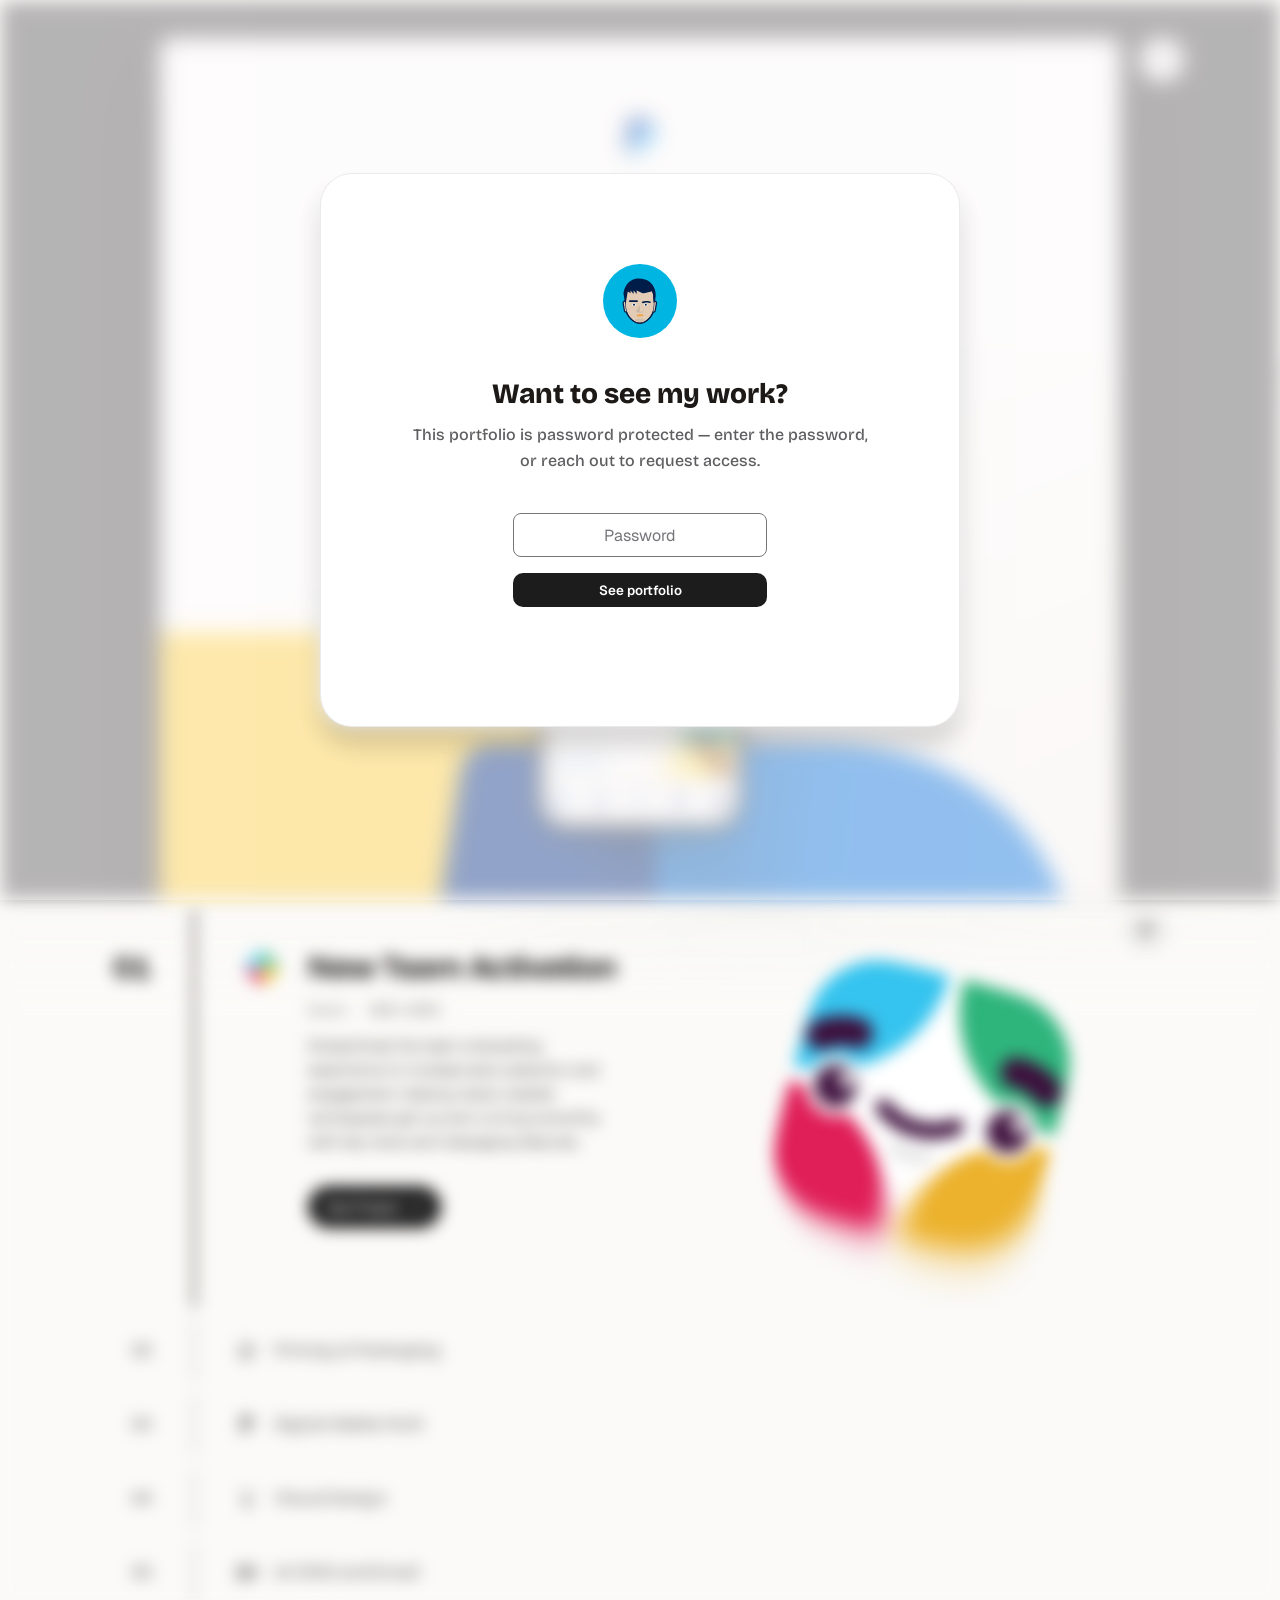
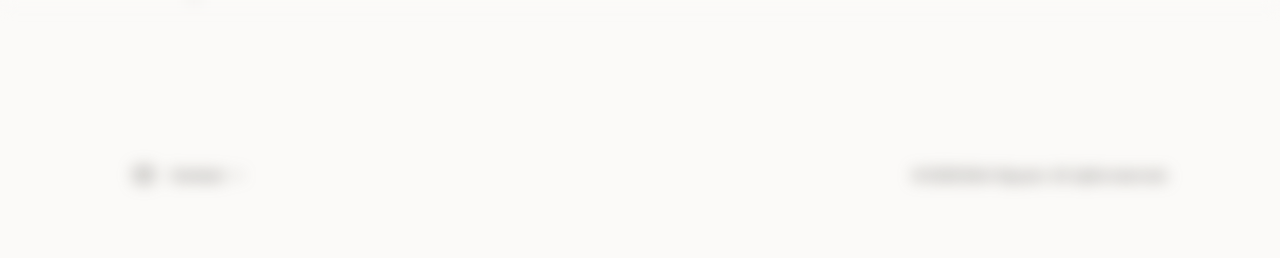
<file: paypal/index.html>
<!DOCTYPE html>
<html lang="en">
<head>
<meta charset="utf-8">
<meta name="viewport" content="width=device-width, initial-scale=1">
<!-- Opened on its own (a shared /paypal/ link, a new tab), this page hands
     over to the home page with the project in the hash, so it opens as the
     overlay on top of the portfolio. Inside that overlay it is framed and
     stays put. Scrapers do not run JS, so link previews still read the tags
     below. -->
<script>if (window.top === window.self) { document.documentElement.style.visibility = 'hidden'; location.replace((location.protocol === 'file:' ? '../index.html' : '../') + location.search + '#paypal'); }</script>
<!-- soft password gate for the whole site (see shared/gate.js) -->
<script src="../shared/gate.js"></script>
<link rel="icon" type="image/svg+xml" href="../assets/logos/favicon.svg">
<title>PayPal Digital Wallet — Case Study</title>
<meta name="description" content="Redesigning the new-user experience to help millions of customers understand and adopt PayPal's new digital wallet design.">
<!-- Link previews. Scrapers do not run JS and never receive the #slug, so a
     shared /#paypal link previews with the card below; the per-project cards
     apply to the standalone /paypal/ URLs. Absolute by spec - update BASE here
     if the site ever moves to a custom domain. -->
<link rel="canonical" href="https://mnguyen89.github.io/portfolio/paypal/">
<meta property="og:type" content="article">
<meta property="og:site_name" content="Minh Nguyen — Product Design">
<meta property="og:title" content="PayPal Digital Wallet — Case Study">
<meta property="og:description" content="Redesigning the new-user experience to help millions of customers understand and adopt PayPal's new digital wallet design.">
<meta property="og:url" content="https://mnguyen89.github.io/portfolio/paypal/">
<meta property="og:image" content="https://mnguyen89.github.io/portfolio/assets/og/og-paypal.jpg">
<meta property="og:image:width" content="1200">
<meta property="og:image:height" content="630">
<meta property="og:image:alt" content="The redesigned PayPal home screen on an iPhone, over the blue and gold brand shapes.">
<meta name="twitter:card" content="summary_large_image">
<link rel="preconnect" href="https://fonts.googleapis.com">
<link rel="preconnect" href="https://fonts.gstatic.com" crossorigin>
<link href="https://fonts.googleapis.com/css2?family=Bricolage+Grotesque:opsz,wght@12..96,400..800&family=Geist:wght@400..700&family=Inter:wght@400..700&display=swap" rel="stylesheet">
<link rel="stylesheet" href="styles.css?v=a71baddd">
<link rel="stylesheet" href="../shared/project-nav.css?v=df416aa3">
</head>
<body>

<div class="cs-backdrop" data-modal>
  <div class="cs-panel" role="dialog" aria-modal="true" aria-labelledby="cs-title" tabindex="-1">
    <button class="cs-close" type="button" data-modal-close aria-label="Close case study">
      <svg viewBox="0 0 24 24" aria-hidden="true"><path d="M6 6l12 12M18 6L6 18" /></svg>
    </button>

    <article class="cs">
      <header class="cs-hero">
        <img class="cs-hero__logo" src="assets/paypal-logo.webp" alt="PayPal" width="200" height="241">
        <h1 class="cs-hero__title" id="cs-title">PayPal Digital Wallet</h1>
        <p class="cs-hero__lede">Redesigning the new-user experience to help millions of customers understand and adopt PayPal’s new digital wallet design.</p>
      </header>

      <!-- The stage (plate + screen) keeps the plate's shape and scales as one,
           so the phone always fits. Behind the plate, the PayPal shapes from
           Figma (190:93308) carry on past its edges, so the band stays full
           bleed at any height. -->
      <div class="cs-heroVisual">
        <div class="cs-heroVisual__stage">
          <img class="cs-heroVisual__bag" src="assets/mockups/hero-bag.svg" alt="" aria-hidden="true">
          <img class="cs-heroVisual__plate" src="assets/mockups/hero-stage.webp" width="1920" height="1588"
               alt="" aria-hidden="true" fetchpriority="high">
          <span class="cs-plateScreen cs-heroVisual__screen">
            <img src="assets/screens/hero-poster.webp" width="542" height="1174" alt="Redesigned PayPal home screen welcoming a new user with Send Money and Find Deals shortcuts, a setup checklist and a $5 gift offer." fetchpriority="high" data-anim-src="assets/screens/hero-anim.webp" data-anim-on-load>
            <span class="cs-plateScreen__notch" aria-hidden="true"></span>
          </span>
        </div>
      </div>

      <section class="cs-keywords" aria-labelledby="cs-keywords-title">
        <h2 class="cs-keywords__title" id="cs-keywords-title">Project at a glance</h2>
        <ul class="cs-tags">
          <li class="cs-tag">Design Lead</li>
          <li class="cs-tag">Mid 2021</li>
          <li class="cs-tag">Mobile</li>
          <li class="cs-tag">New User</li>
          <li class="cs-tag">Activation</li>
          <li class="cs-tag">Onboarding</li>
          <li class="cs-tag">Redesign</li>
          <li class="cs-tag">System</li>
          <li class="cs-tag">Branding</li>
        </ul>
      </section>

      <hr class="cs-divider">

      <section class="cs-copy cs-copy--wide cs-copy--intro" aria-labelledby="cs-premise-title">
        <p class="cs-copy__eyebrow">Problem</p>
        <h2 class="cs-copy__title" id="cs-premise-title">PayPal does a lot; not everyone knew</h2>
        <p class="cs-copy__body">PayPal was evolving from a payments product into a broader digital wallet. The redesigned PayPal app introduced a much wider set of capabilities. We needed an onboarding experience that could introduce the new PayPal without overwhelming people — and work across a rapidly evolving global product. I led the design of a new-user experience that helped customers understand the value of the wallet, personalize their setup, and discover relevant features from their first session.</p>
      </section>

      <section class="cs-gallery" aria-label="Concept illustrations">
        <figure class="cs-gallery__item">
          <img src="assets/illus-1.webp" width="1000" height="840" alt="PayPal app search for a person to pay, with pizza and coin artwork around the phone." decoding="async">
          <figcaption class="cs-gallery__label">Sending money</figcaption>
        </figure>
        <figure class="cs-gallery__item">
          <img src="assets/illus-2.webp" width="1000" height="840" alt="PayPal deals screen with shopping categories and featured offers, with shopper and gift artwork around the phone." decoding="async">
          <figcaption class="cs-gallery__label">Shop and earn</figcaption>
        </figure>
        <figure class="cs-gallery__item cs-gallery__item--solo">
          <img src="assets/illus-3.webp" width="640" height="546" alt="PayPal Bitcoin screen showing the price, a 24-hour chart and Buy and Sell actions, with gold coin artwork around the phone." decoding="async">
          <figcaption class="cs-gallery__label">Investing</figcaption>
        </figure>
      </section>

      <section class="cs-copy" aria-labelledby="cs-background-title">
        <h2 class="cs-copy__title" id="cs-background-title">A new PayPal needed a new intro</h2>
        <p class="cs-copy__body">The new home experience brought previously separate products into a single destination. But while the product itself was changing dramatically, the first-time experience still needed to answer a basic question: How do we help someone quickly understand what PayPal can do for them?</p>
      </section>

      <section class="cs-compare" aria-label="The app before and after the redesign">
        <div class="cs-compare__stage">
          <div class="cs-compare__stageInner">
            <figure class="cs-compare__item cs-compare__item--previous">
              <figcaption class="cs-compare__label">Before</figcaption>
              <img class="cs-compare__card" src="assets/screens/previous.webp" width="744" height="1606" alt="Previous PayPal app home screen with recent activity and promotional banners." loading="lazy" decoding="async">
            </figure>
            <figure class="cs-compare__item cs-compare__item--current">
              <figcaption class="cs-compare__label cs-compare__label--strong">Digital Wallet 2.0</figcaption>
              <div class="cs-compare__phones cs-plate cs-plate--compare">
                <img src="assets/mockups/compare-stage.webp" width="1016" height="964"
                     alt="Two redesigned screens: the welcome screen greeting Alisha with Send Money and Find Deals tiles and a Get set up checklist, and the home screen showing balance, credit cards and Send Again contacts."
                     loading="lazy" decoding="async">
              </div>
            </figure>
          </div>
        </div>
      </section>

      <section class="cs-flow" aria-labelledby="cs-flow-title">
        <div class="cs-flow__copy">
          <h2 class="cs-copy__title" id="cs-flow-title">Considering the impact</h2>
          <p class="cs-copy__body">I led the end-to-end design of the new-user experience, working across product, research, content, engineering, and teams responsible for individual wallet products. The impact reached past new customers: the redesign changed navigation for millions of existing ones too, so one flow had to serve three audiences at once — brand new, new to the app, and simply updating. Showing everyone the same onboarding would have re-introduced the app to people who already knew it.</p>
        </div>

        <div class="cs-flow__stage">
          <div class="cs-flow__stageInner">
        <img class="cs-flow__diagram" src="assets/flow-diagram.webp" width="1280" height="425" alt="Onboarding split into four phases, left to right: Welcome Screen, Sign Up, Tour, First Use." loading="lazy" decoding="async">

        <!-- The matrix ships as the design's bitmap; the table below carries the same
             data to screen readers, which a prose alt attribute could not. -->
        <img class="cs-flow__matrix" src="assets/flow-matrix.webp" width="1280" height="672" alt="" loading="lazy" decoding="async">
        <div class="cs-visuallyHidden">
        <table>
          <caption>Onboarding experience matrix by user segment</caption>
          <thead>
            <tr>
              <th scope="col">Segment</th>
              <th scope="col">Welcome Screen</th>
              <th scope="col">Product Tour</th>
              <th scope="col">First-time experience</th>
            </tr>
          </thead>
          <tbody>
            <tr>
              <th scope="row">New users, who will onboard after 2.0</th>
              <td>Yes — click on Sign Up</td>
              <td>Yes</td>
              <td>Yes</td>
            </tr>
            <tr>
              <th scope="row">Existing users, new to native app after 2.0</th>
              <td>Yes — click on Login</td>
              <td>Yes</td>
              <td>No — already activated</td>
            </tr>
            <tr>
              <th scope="row">Existing users, updating from 1.0 to 2.0</th>
              <td>Not applicable</td>
              <td>Yes</td>
              <td>No — already activated</td>
            </tr>
            <tr>
              <th scope="row" colspan="4">Existing users, new products introduced after 2.0</th>
            </tr>
          </tbody>
        </table>
        </div>
          </div>
        </div>
      </section>

      <section class="cs-launch" aria-labelledby="cs-launch-title">
        <div class="cs-copy cs-copy--onDark">
          <h2 class="cs-copy__title" id="cs-launch-title">Global launch</h2>
          <p class="cs-copy__body">Launching meant 100+ markets, two platforms, and product availability that differed by country — so content was localized for availability and currency, and each piece went out as an experiment measured against the flow it replaced.</p>
          <p class="cs-copy__body"><strong>Profile Completion:</strong> For new users, the biggest challenge was friction — most people abandoned PayPal mid-transaction — a card that wouldn’t link, a payment that declined. Waiting until checkout to get an account in order was too late, so profile completion moved that work forward. We developed an activation zone on the dashboard and turned setup into a visible, resumable checklist, clearing those steps before the first transaction.</p>
        </div>

        <div class="cs-launch__phones cs-plate cs-plate--launch">
          <img src="assets/mockups/launch-stage.webp" width="1920" height="2159"
               alt="Two launched screens side by side: a welcome sheet introducing the everything wallet — money, cards, banks, rewards and receipts — and the personalised home screen with shortcuts and setup guidance."
               loading="lazy" decoding="async">
        </div>

        <ul class="cs-outcomes">
          <li class="cs-outcome">
            <svg class="cs-outcome__icon" viewBox="0 0 40 40" aria-hidden="true" focusable="false">
              <circle cx="20" cy="20" r="15.5" opacity="0.32" />
              <path d="M24 5.5 11.4 21.6h6.8l.5 12.9 10.2-15.9h-6.7z" />
            </svg>
            <div class="cs-outcome__content">
              <h3 class="cs-outcome__title">Activation</h3>
              <ul class="cs-outcome__list">
                <li>Lift in 7-day activation</li>
                <li>Lift in secondary activation</li>
              </ul>
            </div>
          </li>
          <li class="cs-outcome">
            <svg class="cs-outcome__icon" viewBox="0 0 40 40" aria-hidden="true" focusable="false">
              <g opacity="0.35">
                <circle cx="15.5" cy="12" r="6.6" />
                <path d="M15.5 21.2c-6.3 0-11.4 5.1-11.4 11.4 0 .9.7 1.6 1.6 1.6h19.6c.9 0 1.6-.7 1.6-1.6 0-6.3-5.1-11.4-11.4-11.4z" />
              </g>
              <path d="M36.4 21.7a2.1 2.1 0 0 0-3 0l-6.9 6.9-2.8-2.8a2.1 2.1 0 1 0-3 3l4.3 4.3a2.1 2.1 0 0 0 3 0l8.4-8.4a2.1 2.1 0 0 0 0-3z" />
            </svg>
            <div class="cs-outcome__content">
              <h3 class="cs-outcome__title">Profile completion</h3>
              <ul class="cs-outcome__list">
                <li>Increase in FI addition</li>
                <li>Reduction in checkout declines</li>
              </ul>
            </div>
          </li>
        </ul>

        <div class="cs-rollout cs-plate cs-plate--rollout" aria-label="Launched onboarding screens">
          <img src="assets/mockups/rollout-stage.webp" width="1920" height="1042"
               alt="Three launched screens: a profile with a setup checklist and invite-a-friend offer, a complete-setup screen two of five steps in, and the onboarding walkthrough."
               loading="lazy" decoding="async">
          <span class="cs-plateScreen cs-plate--rollout__screen">
            <img class="ph__anim" src="assets/screens/rollout-3-poster.webp" width="540" height="1169"
                 data-anim-src="assets/screens/rollout-3.webp"
                 alt="Screen recording of the onboarding walkthrough animating through the wallet setup steps." loading="lazy" decoding="async">
            <span class="cs-plateScreen__notch" aria-hidden="true"></span>
            <button class="ph__play" type="button" data-anim-play hidden>Play animation</button>
          </span>
        </div>

        <header class="cs-valueIntro">
          <h2 class="cs-launch__subtitle">Value and education</h2>
          <p class="cs-launch__lede">Because PayPal’s capabilities varied across customers and markets, a fixed onboarding sequence wouldn’t scale. We created a modular system where content could be assembled based on product availability, market, and customer context. The welcome screens answer that before sign-up, each carrying one concrete reason to join. The second set walks through PayPal’s line of products once someone is in the app — what each one does, and how to start.</p>
        </header>
        <div class="cs-valueGrid cs-plate cs-plate--value" aria-label="Value and education screens">
          <img src="assets/mockups/value-stage.webp" width="1920" height="1723"
               alt="Eight onboarding screens. Four welcome screens each give one reason to join PayPal — paying at home and on the go, sending to friends, buying online with confidence, and more ways to pay at checkout. Four education screens cover Purchase Protection, what Ethereum is, earning points with PayPal, and cash back with PayPal."
               loading="lazy" decoding="async">
        </div>
        <section class="cs-impact" aria-labelledby="cs-impact-title">
          <h2 class="cs-impact__title" id="cs-impact-title">The impact</h2>
          <p class="cs-impact__body">The new-user experience launched as part of PayPal’s global digital wallet rollout, creating a unified introduction to the redesigned product. The work established a scalable onboarding framework that allowed new wallet capabilities to be introduced without rebuilding the customer journey from scratch.</p>
        </section>

        <nav class="cs-projectNav" aria-label="Project navigation">
          <hr class="cs-projectNav__divider">
          <div class="cs-projectNav__row">
            <a class="cs-projectNav__btn cs-projectNav__btn--prev" href="../slack/index.html" data-project-nav="prev">
              <span class="cs-projectNav__icon">
                <svg class="cs-projectNav__chev" viewBox="0 0 20 20" aria-hidden="true" focusable="false">
                  <path d="M7.5 4.167 13.333 10 7.5 15.833" />
                </svg>
              </span>
              <span class="cs-projectNav__text">
                <span class="cs-projectNav__kicker">Previous project</span>
                <span class="cs-projectNav__title">New Team Activation</span>
              </span>
            </a>
            <a class="cs-projectNav__btn cs-projectNav__btn--next" href="../pricing/index.html" data-project-nav="next">
              <span class="cs-projectNav__text">
                <span class="cs-projectNav__kicker">Next project</span>
                <span class="cs-projectNav__title">Pricing &amp; Packaging</span>
              </span>
              <span class="cs-projectNav__icon">
                <svg class="cs-projectNav__chev" viewBox="0 0 20 20" aria-hidden="true" focusable="false">
                  <path d="M7.5 4.167 13.333 10 7.5 15.833" />
                </svg>
              </span>
            </a>
          </div>
        </nav>
      </section>
    </article>
  </div>
</div>

<script>
  const modal = document.querySelector('[data-modal]');

  modal.querySelector('[data-modal-close]').addEventListener('click', () => {
    modal.dispatchEvent(new CustomEvent('casestudy:close', { bubbles: true }));
    // When embedded by the portfolio home, tell the host to dismiss the overlay.
    if (window.parent !== window) {
      window.parent.postMessage({ type: 'case-study:close' }, '*');
    } else {
      // Opened on its own — a local dev server, a shared link, file:// — there
      // is no host to dismiss, so closing goes back to the home page instead
      // of doing nothing.
      window.location.href = '../index.html';
    }
  });
  document.addEventListener('keydown', (e) => {
    if (e.key === 'Escape') modal.querySelector('[data-modal-close]').click();
  });

  // Subtle scroll-in reveal. Elements reveal strictly top-down: targets are
  // collected in document order, and each batch that scrolls into view gets a
  // short stagger based on where it sits in that batch — not on how many
  // elements precede it in the page, which used to push late items to
  // multi-second delays.
  if (!matchMedia('(prefers-reduced-motion: reduce)').matches) {
    const SELECTOR = [
      '.cs-hero__icon', '.cs-hero__title', '.cs-hero__lede',
      '.cs-heroVisual .cs-shot',
      '.cs-glance__logo', '.cs-glance__title',
      '.cs-tag', '.cs-fact',
      '.cs-copy > *',
      '.cs-shots--band', '.cs-problem', '.cs-plate',
      '.cs-card', '.cs-rule-item',
      '.cs-outcomes .cs-stat',
      '.cs-projectNav__btn',
    ].join(', ');

    const STAGGER = 45;   // ms between neighbours in the same batch
    const MAX_DELAY = 180; // never hold an element back longer than this

    // querySelectorAll returns document order, so the list is already top-down.
    const targets = [...document.querySelectorAll(SELECTOR)];
    targets.forEach((el) => el.setAttribute('data-reveal', ''));
    document.documentElement.classList.add('cs-reveal');

    const revealer = new IntersectionObserver((entries) => {
      entries
        .filter((e) => e.isIntersecting)
        .sort((a, b) => a.boundingClientRect.top - b.boundingClientRect.top)
        .forEach(({ target }, i) => {
          target.style.setProperty('--reveal-delay', Math.min(i * STAGGER, MAX_DELAY) + 'ms');
          target.classList.add('is-revealed');
          revealer.unobserve(target);
        });
    }, { threshold: 0, rootMargin: '0px 0px -4% 0px' });

    targets.forEach((el) => revealer.observe(el));
  }
</script>

<script src="../shared/cs-fold.js"></script>
</body>
</html>
</file>
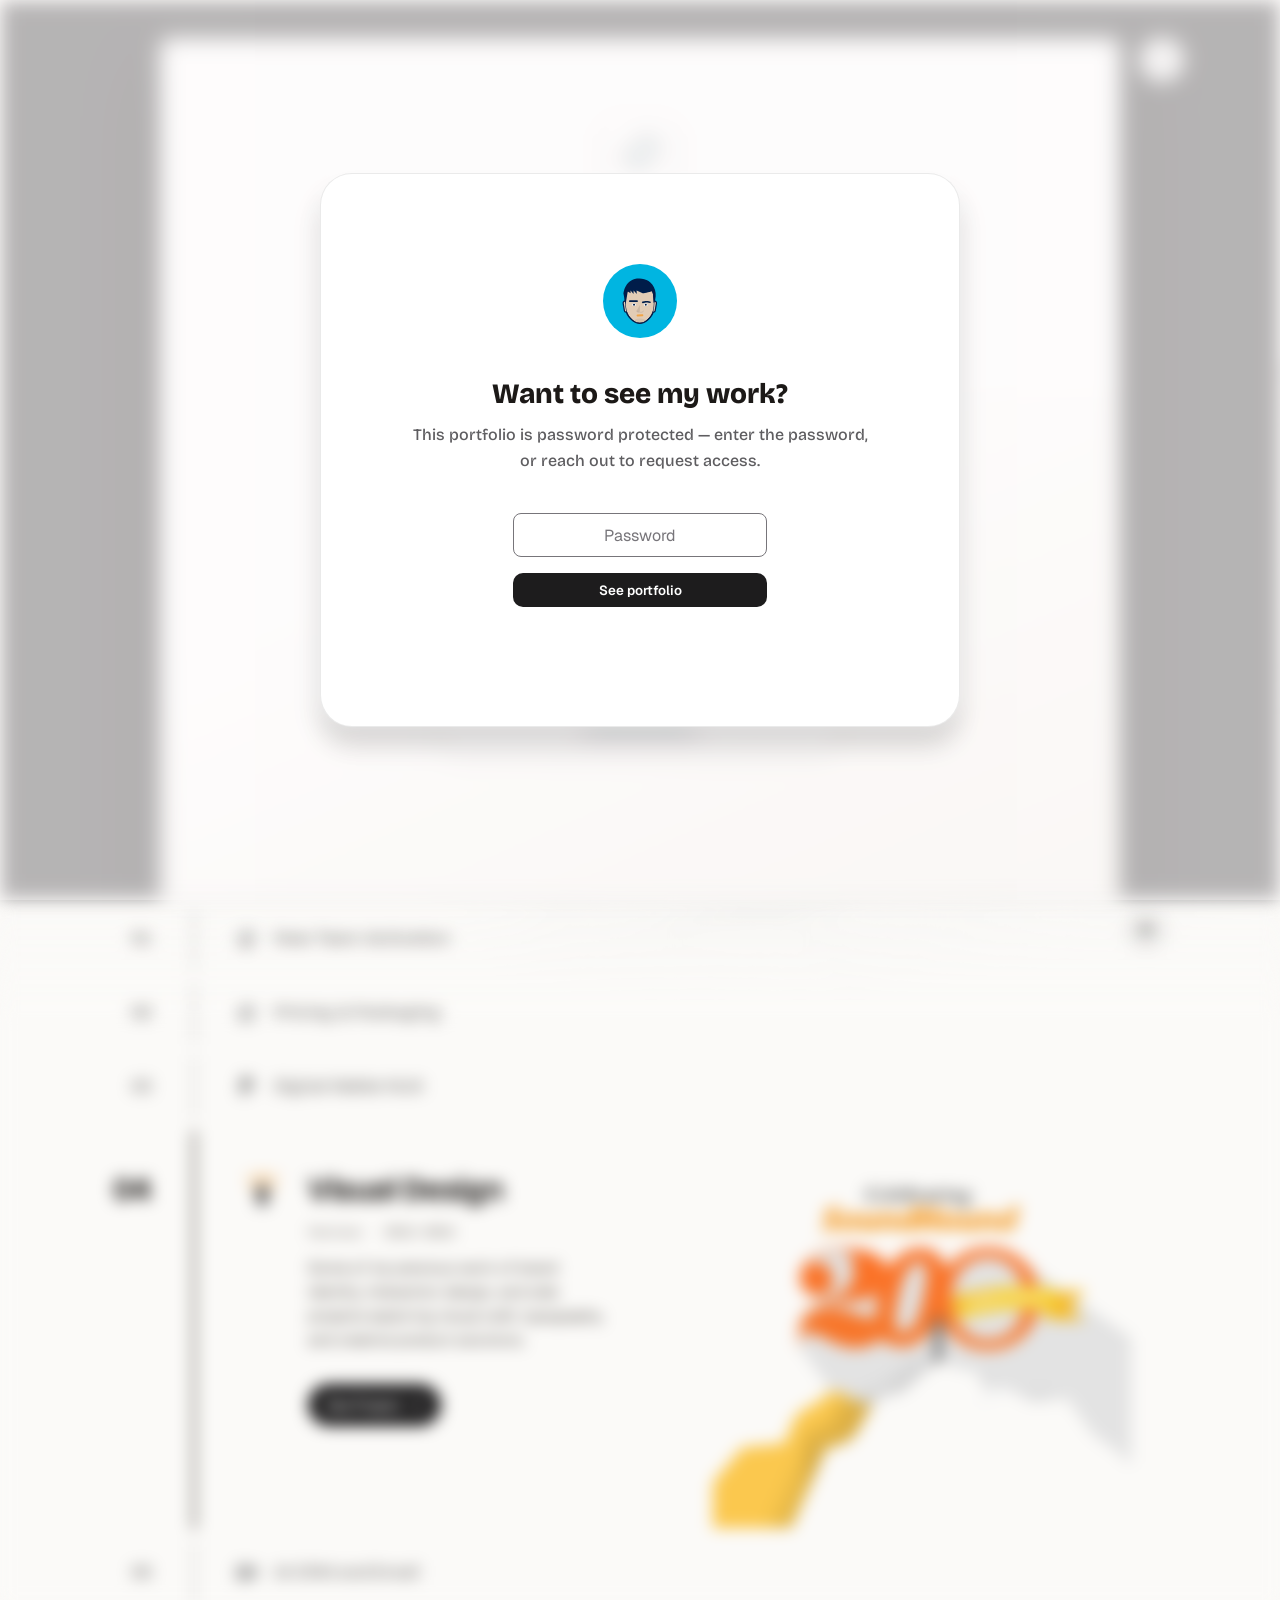
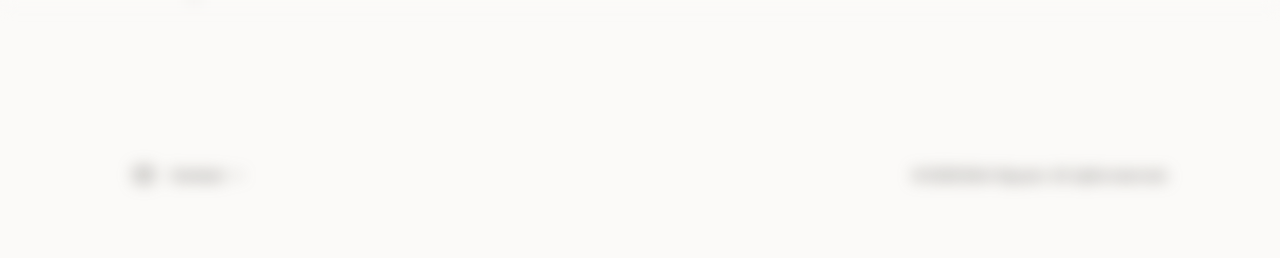
<file: pricing/index.html>
<!DOCTYPE html>
<html lang="en">
<head>
<meta charset="utf-8">
<meta name="viewport" content="width=device-width, initial-scale=1">
<!-- Opened on its own (a shared /pricing/ link, a new tab), this page hands
     over to the home page with the project in the hash, so it opens as the
     overlay on top of the portfolio. Inside that overlay it is framed and
     stays put. Scrapers do not run JS, so link previews still read the tags
     below. -->
<script>if (window.top === window.self) { document.documentElement.style.visibility = 'hidden'; location.replace((location.protocol === 'file:' ? '../index.html' : '../') + location.search + '#pricing'); }</script>
<!-- soft password gate for the whole site (see shared/gate.js) -->
<script src="../shared/gate.js"></script>
<link rel="icon" type="image/svg+xml" href="../assets/logos/favicon.svg">
<title>Pricing &amp; Packaging at Slack — Case Study</title>
<meta name="description" content="Running the design side of Slack’s plan changes — shared components, a string sweep and clear rules, so every team updating its own upgrade moments shipped one consistent experience.">
<!-- Link previews. Absolute by spec - update BASE here if the site ever moves
     to a custom domain. -->
<link rel="canonical" href="https://mnguyen89.github.io/portfolio/pricing/">
<meta property="og:type" content="article">
<meta property="og:site_name" content="Minh Nguyen — Product Design">
<meta property="og:title" content="Pricing &amp; Packaging at Slack — Case Study">
<meta property="og:description" content="Running the design side of Slack’s plan changes — shared components, a string sweep and clear rules, so every team updating its own upgrade moments shipped one consistent experience.">
<meta property="og:url" content="https://mnguyen89.github.io/portfolio/pricing/">
<meta property="og:image" content="https://mnguyen89.github.io/portfolio/assets/og/og-home.jpg">
<meta property="og:image:width" content="1200">
<meta property="og:image:height" content="630">
<meta property="og:image:alt" content="Minh Nguyen product design portfolio.">
<meta name="twitter:card" content="summary_large_image">
<link rel="preconnect" href="https://fonts.googleapis.com">
<link rel="preconnect" href="https://fonts.gstatic.com" crossorigin>
<link href="https://fonts.googleapis.com/css2?family=Bricolage+Grotesque:opsz,wght@12..96,400..800&family=Geist:wght@400..700&display=swap" rel="stylesheet">
<link rel="stylesheet" href="styles.css?v=75d7eab1">
<link rel="stylesheet" href="../shared/project-nav.css?v=df416aa3">
</head>
<body>

<div class="cs-backdrop" data-modal>
  <div class="cs-panel" role="dialog" aria-modal="true" aria-labelledby="cs-title" tabindex="-1">
    <button class="cs-close" type="button" data-modal-close aria-label="Close case study">
      <svg viewBox="0 0 24 24" aria-hidden="true"><path d="M6 6l12 12M18 6L6 18" /></svg>
    </button>

    <article class="cs">

      <div class="cs-open">
        <header class="cs-hero">
          <p class="cs-hero__icon">
            <img src="assets/pp-tag.svg" alt="" width="48" height="48">
          </p>
          <h1 class="cs-hero__title" id="cs-title">Pricing &amp; Packaging</h1>
          <p class="cs-hero__lede">Running the design side of Slack’s plan changes — so every product team updating its own upgrade moments shipped one consistent experience.</p>
        </header>

        <div class="cs-heroVisual">
          <figure class="cs-shot">
            <img src="../assets/projects/pricing-packaging.webp" width="1576" height="1016"
                 alt="An illustrative plan picker — Free, Pro and Business+ side by side, with Pro highlighted and a Start free trial button."
                 decoding="async">
          </figure>
        </div>
      </div>

      <section class="cs-glance" aria-labelledby="cs-glance-title">
        <p class="cs-glance__logo">
          <img src="../assets/logos/slack.svg" alt="Slack" width="40" height="40">
        </p>
        <h2 class="cs-glance__title" id="cs-glance-title">Project at a glance</h2>
        <ul class="cs-tags">
          <li class="cs-tag">Design DRI</li>
          <li class="cs-tag">Growth &amp; Monetization</li>
          <li class="cs-tag">Design Operations</li>
          <li class="cs-tag">Upgrades Kit</li>
          <li class="cs-tag">Trials</li>
          <li class="cs-tag">2024–2025</li>
        </ul>
      </section>

      <hr class="cs-rule">

      <!-- ---------------- The premise ---------------- -->
      <section class="cs-premise" aria-labelledby="cs-premise-title">
        <div class="cs-copy cs-copy--wide">
          <h2 class="cs-copy__title" id="cs-premise-title">A plan change touches everything</h2>
          <p class="cs-copy__body">Slack repackaged its self-serve plans so each tier had a clearer reason to pay for it. Deciding what went into each plan was a business call. The design problem was everything downstream of it.</p>
          <p class="cs-copy__body"><strong>Every paywall, trial, banner, email and plans page that described a plan had to change at once</strong> — and those surfaces belonged to product teams across the company, each shipping on its own schedule.</p>
        </div>
      </section>

      <!-- ---------------- Where design sat ---------------- -->
      <section class="cs-band cs-band--grey" aria-labelledby="cs-hub-title">
        <div class="cs-copy cs-copy--wide">
          <h2 class="cs-copy__title" id="cs-hub-title">One hub, many spokes</h2>
          <p class="cs-copy__body">The program ran hub and spoke. Expansion, the Growth team that owns upgrades, built the foundation. Every product pillar updated the entry points inside its own features.</p>
          <p class="cs-copy__body">As a design DRI in the hub, my job was less about drawing screens and more about making sure every pillar’s screens added up to one experience.</p>
        </div>

        <div class="cs-problemSet">
          <ul class="cs-problems">
            <li class="cs-problem">
              <span class="cs-problem__num">01</span>
              <h3 class="cs-problem__title">Teams in parallel</h3>
              <p class="cs-problem__body">Each pillar updated its own upgrade moments at the same time — and was tempted to build its own version of each.</p>
            </li>
            <li class="cs-problem">
              <span class="cs-problem__num">02</span>
              <h3 class="cs-problem__title">Copy in the code</h3>
              <p class="cs-problem__body">Plan names and limits sat in strings across the client, in places no design file covered.</p>
            </li>
            <li class="cs-problem">
              <span class="cs-problem__num">03</span>
              <h3 class="cs-problem__title">States on states</h3>
              <p class="cs-problem__body">The same screen had to read right during a trial, with a promo, or with credit on the account.</p>
            </li>
          </ul>
        </div>
      </section>

      <!-- ---------------- Operating the hub ---------------- -->
      <section class="cs-band" aria-labelledby="cs-ops-title">
        <div class="cs-copy">
          <h2 class="cs-copy__title" id="cs-ops-title">Making consistency the easy path</h2>
          <p class="cs-copy__body">Reviewing every pillar’s work one screen at a time wasn’t going to scale. So most of my work went into making the consistent choice the default one.</p>
        </div>

        <div class="cs-copy">
          <h3 class="cs-copy__sub">One component, not ten copies</h3>
          <p class="cs-copy__body">I pointed every pillar to the Upgrades Kit — our shared upgrade components — and wrote down when to use what. A change made once in the kit reached every surface that used it, instead of every team patching its own version.</p>
          <ol class="cs-rules">
            <li class="cs-rule-item">
              <span class="cs-rule-item__q">A button says Try Pro, or carries a Pro badge</span>
              <span class="cs-rule-item__a">It opens the shared trial modal. Expansion updates the design once; each pillar QAs it in place.</span>
            </li>
            <li class="cs-rule-item">
              <span class="cs-rule-item__q">The component you need doesn’t exist yet</span>
              <span class="cs-rule-item__a">Ask Expansion before building it, so it gets built once, in the kit.</span>
            </li>
            <li class="cs-rule-item">
              <span class="cs-rule-item__q">A feature needs a banner</span>
              <span class="cs-rule-item__a">One placement in every browser view — below search, scrolling with the page — instead of a different spot per feature.</span>
            </li>
          </ol>
        </div>

        <div class="cs-copy">
          <h3 class="cs-copy__sub">Sweeping the strings</h3>
          <p class="cs-copy__body">Figma files only cover what someone remembered to design. Engineering ran a code sweep for every string that touched a plan, and <strong>nearly 800</strong> came back. I split them by pillar and gave each team three options:</p>
          <ol class="cs-rules cs-rules--alpha">
            <li class="cs-rule-item">
              <span class="cs-rule-item__q">Retired</span>
              <span class="cs-rule-item__a">The string, and the experience it lives in, is deprecated.</span>
            </li>
            <li class="cs-rule-item">
              <span class="cs-rule-item__q">Covered</span>
              <span class="cs-rule-item__a">New design and copy are already in the team’s Figma deliverables.</span>
            </li>
            <li class="cs-rule-item">
              <span class="cs-rule-item__q">Rewrite</span>
              <span class="cs-rule-item__a">The team drafts new copy, content design and I review it, then it goes to engineering.</span>
            </li>
          </ol>
        </div>

        <div class="cs-copy">
          <h3 class="cs-copy__sub">Designing for every state</h3>
          <p class="cs-copy__body">An upgrade message rarely shows up alone. I mapped the layers that stack on top of the base message, so pillars designed for them up front, not in QA.</p>
          <ul class="cs-problems cs-problems--pairs">
            <li class="cs-problem">
              <h4 class="cs-problem__title">During a trial</h4>
              <p class="cs-problem__body">The team is trying a paid plan.</p>
            </li>
            <li class="cs-problem">
              <h4 class="cs-problem__title">Mid-trial at launch</h4>
              <p class="cs-problem__body">Plans change while the trial is still running.</p>
            </li>
            <li class="cs-problem">
              <h4 class="cs-problem__title">With a promo</h4>
              <p class="cs-problem__body">A discount is attached to the upgrade.</p>
            </li>
            <li class="cs-problem">
              <h4 class="cs-problem__title">With credit</h4>
              <p class="cs-problem__body">The team already has credit on its account.</p>
            </li>
          </ul>
        </div>
      </section>

      <!-- ---------------- Round two ---------------- -->
      <section class="cs-band cs-band--grey" aria-labelledby="cs-packages-title">
        <div class="cs-copy">
          <h2 class="cs-copy__title" id="cs-packages-title">From “end to end” to work packages</h2>
          <p class="cs-copy__body">When the plan changed shape for a second round, I co-led design for it. “End to end” was too vague to staff or schedule, so the program broke it into work packages — each with one goal, one team, and one question: <strong>is this ready to bring to engineering?</strong></p>
          <ul class="cs-board" aria-label="Readiness scale">
            <li class="cs-board__item" style="--dot: #e01e5a">
              <span class="cs-board__dot" aria-hidden="true"></span>
              <span class="cs-board__state">Not yet</span>
              <span class="cs-board__note">Don’t bring it to the team.</span>
            </li>
            <li class="cs-board__item" style="--dot: #ecb22e">
              <span class="cs-board__dot" aria-hidden="true"></span>
              <span class="cs-board__state">Early</span>
              <span class="cs-board__note">A kickoff is possible, but expect to kick it off again.</span>
            </li>
            <li class="cs-board__item" style="--dot: #9bc53d">
              <span class="cs-board__dot" aria-hidden="true"></span>
              <span class="cs-board__state">Bring it</span>
              <span class="cs-board__note">Log the big open questions and work through them together.</span>
            </li>
            <li class="cs-board__item" style="--dot: #2eb67d">
              <span class="cs-board__dot" aria-hidden="true"></span>
              <span class="cs-board__state">Ready</span>
              <span class="cs-board__note">Schedule the kickoff.</span>
            </li>
          </ul>
        </div>

        <div class="cs-copy">
          <h3 class="cs-copy__sub">The packages I owned</h3>
          <p class="cs-copy__body">Trials — the moment a team decides whether a paid plan is worth it.</p>
          <ol class="cs-rules">
            <li class="cs-rule-item">
              <span class="cs-rule-item__q">Pro trial</span>
              <span class="cs-rule-item__a">The updated self-serve trial, including the entry points that lead into it.</span>
            </li>
            <li class="cs-rule-item">
              <span class="cs-rule-item__q">Business+ trial</span>
              <span class="cs-rule-item__a">A new self-serve trial, so teams could try the top plan before buying it.</span>
            </li>
            <li class="cs-rule-item">
              <span class="cs-rule-item__q">Trial emails</span>
              <span class="cs-rule-item__a">Updated with lifecycle marketing so the inbox matched the product.</span>
            </li>
            <li class="cs-rule-item">
              <span class="cs-rule-item__q">Invoice trials</span>
              <span class="cs-rule-item__a">Discovery with Sales for teams that pay by invoice rather than card.</span>
            </li>
          </ol>
        </div>

        <ul class="cs-outcomes">
          <li class="cs-stat">
            <span class="cs-stat__figure">~800</span>
            <span class="cs-stat__label">Plan strings swept, split by pillar and triaged to retire, keep or rewrite</span>
          </li>
          <li class="cs-stat">
            <span class="cs-stat__figure">1</span>
            <span class="cs-stat__label">Shared trial modal behind every Try Pro button, changed once in the Upgrades Kit</span>
          </li>
          <li class="cs-stat">
            <span class="cs-stat__figure">~12</span>
            <span class="cs-stat__label">Places to buy the AI add-on, mapped so all of them came out when it was retired</span>
          </li>
        </ul>
      </section>

      <section class="cs-close-section" aria-labelledby="cs-takeaway-title">
        <div class="cs-copy cs-copy--wide">
          <h2 class="cs-copy__title" id="cs-takeaway-title">What I took from it</h2>
          <p class="cs-copy__body">On a program this wide, design quality is mostly an operations problem. The screens were rarely the hard part. Keeping every team’s screens telling the same story was.</p>
          <p class="cs-copy__body">One principle we wrote for the second round says it well: <strong>upgrade paths are education, too.</strong> No one wants to feel tricked into paying. They want to feel like they made a smart, informed decision.</p>
          <p class="cs-copy__body cs-copy__body--lead">At this scale, consistency doesn’t come from reviewing every screen. It comes from making the right choice the default.</p>
        </div>
      </section>

      <nav class="cs-projectNav cs-projectNav--onLight" aria-label="Project navigation">
        <hr class="cs-projectNav__divider">
        <div class="cs-projectNav__row">
          <a class="cs-projectNav__btn cs-projectNav__btn--prev" href="../paypal/index.html" data-project-nav="prev">
            <span class="cs-projectNav__icon">
              <svg class="cs-projectNav__chev" viewBox="0 0 20 20" aria-hidden="true" focusable="false">
                <path d="M7.5 4.167 13.333 10 7.5 15.833" />
              </svg>
            </span>
            <span class="cs-projectNav__text">
              <span class="cs-projectNav__kicker">Previous project</span>
              <span class="cs-projectNav__title">Digital Wallet NUX</span>
            </span>
          </a>
          <a class="cs-projectNav__btn cs-projectNav__btn--next" href="../visual-design/index.html" data-project-nav="next">
            <span class="cs-projectNav__text">
              <span class="cs-projectNav__kicker">Next project</span>
              <span class="cs-projectNav__title">Visual Design</span>
            </span>
            <span class="cs-projectNav__icon">
              <svg class="cs-projectNav__chev" viewBox="0 0 20 20" aria-hidden="true" focusable="false">
                <path d="M7.5 4.167 13.333 10 7.5 15.833" />
              </svg>
            </span>
          </a>
        </div>
      </nav>

    </article>
  </div>
</div>

<script>
  const modal = document.querySelector('[data-modal]');

  modal.querySelector('[data-modal-close]').addEventListener('click', () => {
    modal.dispatchEvent(new CustomEvent('casestudy:close', { bubbles: true }));
    // When embedded by the portfolio home, tell the host to dismiss the overlay.
    if (window.parent !== window) {
      window.parent.postMessage({ type: 'case-study:close' }, '*');
    } else {
      // Opened on its own there is no host to dismiss, so closing goes back to
      // the home page instead of doing nothing.
      window.location.href = '../index.html';
    }
  });
  document.addEventListener('keydown', (e) => {
    if (e.key === 'Escape') modal.querySelector('[data-modal-close]').click();
  });

  // Subtle scroll-in reveal, strictly top-down. Each batch that scrolls into
  // view gets a short stagger based on its place in that batch.
  if (!matchMedia('(prefers-reduced-motion: reduce)').matches) {
    const SELECTOR = [
      '.cs-hero__icon', '.cs-hero__title', '.cs-hero__lede',
      '.cs-heroVisual .cs-shot',
      '.cs-glance__logo', '.cs-glance__title',
      '.cs-tag',
      '.cs-copy > *',
      '.cs-problem', '.cs-rule-item', '.cs-board__item',
      '.cs-outcomes .cs-stat',
      '.cs-projectNav__btn',
    ].join(', ');

    const STAGGER = 45;   // ms between neighbours in the same batch
    const MAX_DELAY = 180; // never hold an element back longer than this

    const targets = [...document.querySelectorAll(SELECTOR)];
    targets.forEach((el) => el.setAttribute('data-reveal', ''));
    document.documentElement.classList.add('cs-reveal');

    const revealer = new IntersectionObserver((entries) => {
      entries
        .filter((e) => e.isIntersecting)
        .sort((a, b) => a.boundingClientRect.top - b.boundingClientRect.top)
        .forEach(({ target }, i) => {
          target.style.setProperty('--reveal-delay', Math.min(i * STAGGER, MAX_DELAY) + 'ms');
          target.classList.add('is-revealed');
          revealer.unobserve(target);
        });
    }, { threshold: 0, rootMargin: '0px 0px -4% 0px' });

    targets.forEach((el) => revealer.observe(el));
  }
</script>

<script src="../shared/cs-fold.js"></script>
</body>
</html>
</file>
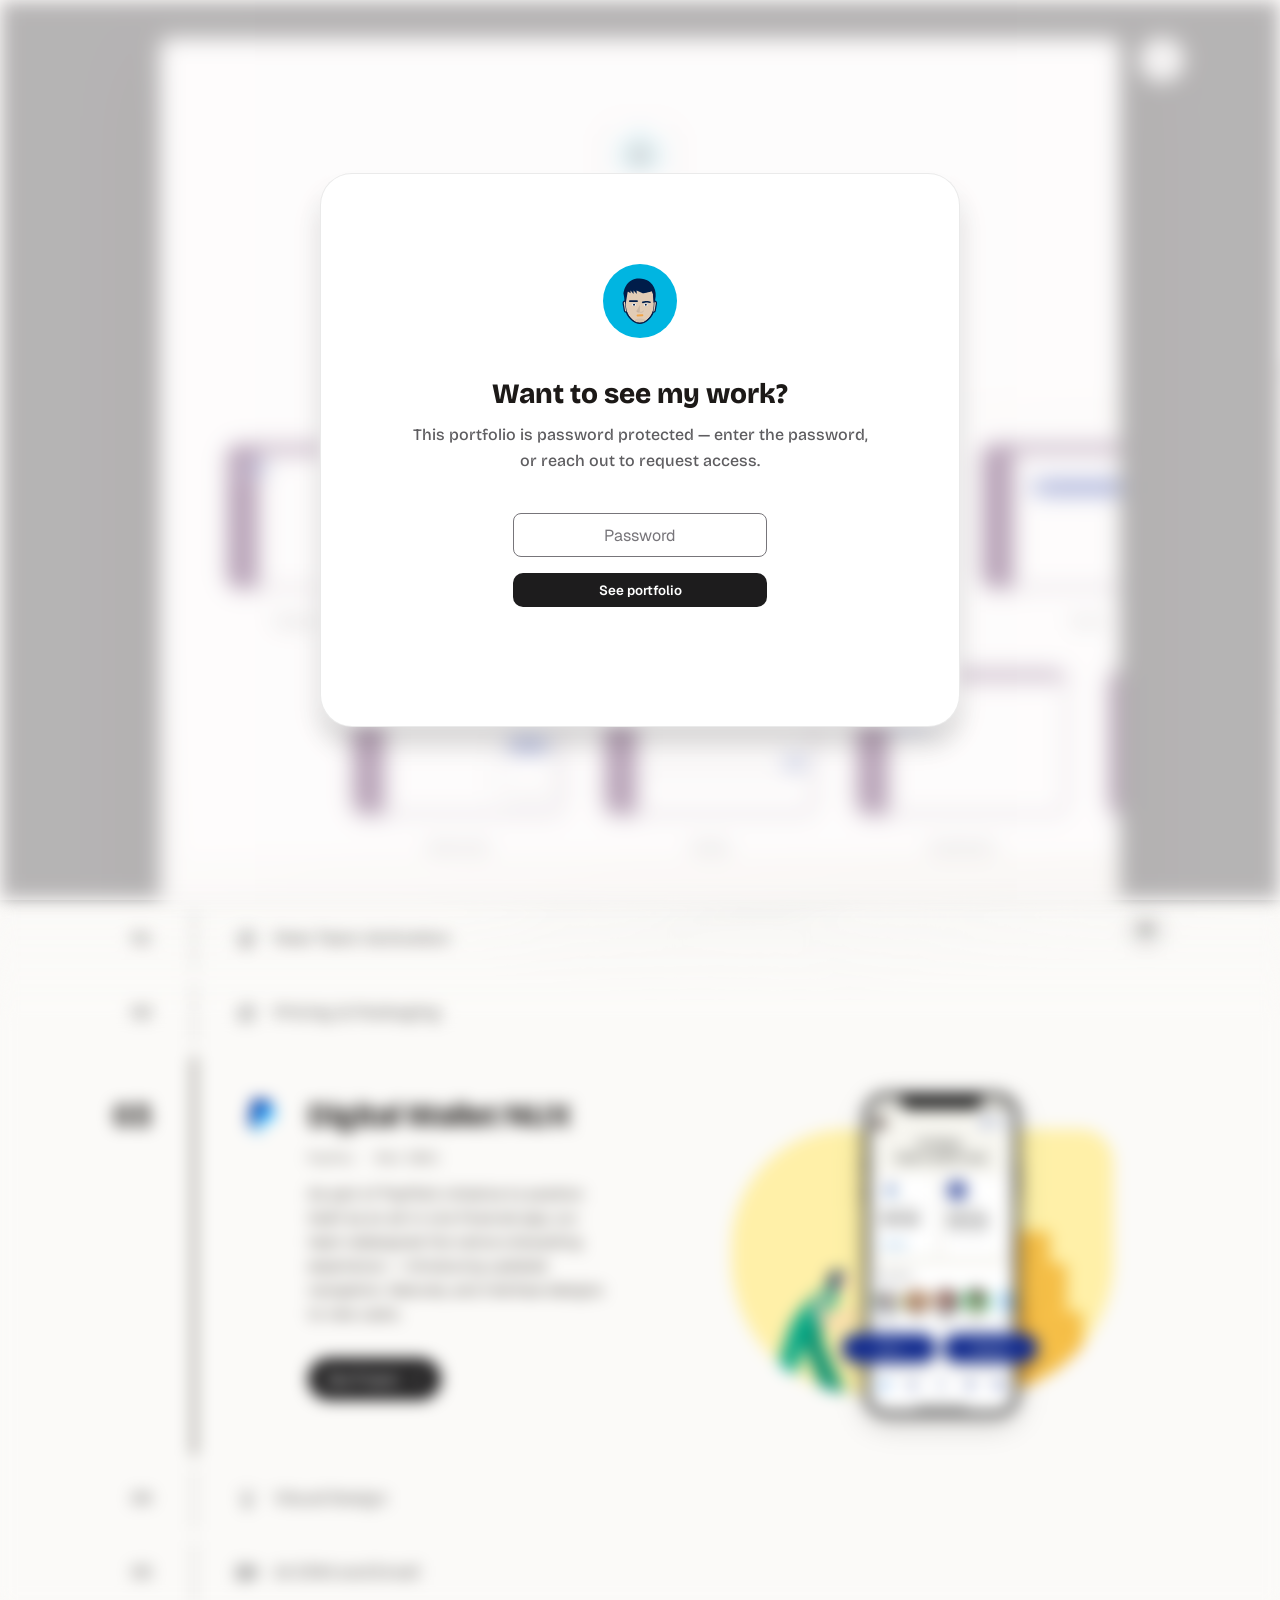
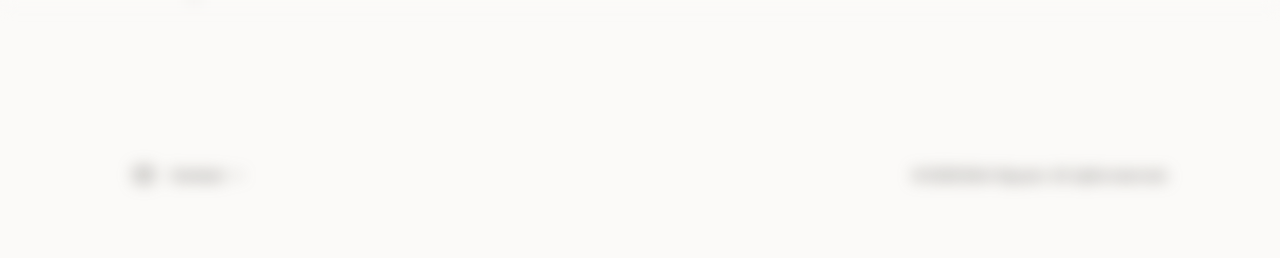
<file: system/index.html>
<!DOCTYPE html>
<html lang="en">
<head>
<meta charset="utf-8">
<meta name="viewport" content="width=device-width, initial-scale=1">
<!-- Opened on its own (a shared /system/ link, a new tab), this page hands
     over to the home page with the project in the hash, so it opens as the
     overlay on top of the portfolio. Inside that overlay it is framed and
     stays put. Scrapers do not run JS, so link previews still read the tags
     below. -->
<script>if (window.top === window.self) { document.documentElement.style.visibility = 'hidden'; location.replace((location.protocol === 'file:' ? '../index.html' : '../') + location.search + '#system'); }</script>
<!-- soft password gate for the whole site (see shared/gate.js) -->
<script src="../shared/gate.js"></script>
<link rel="icon" type="image/svg+xml" href="../assets/logos/favicon.svg">
<title>An Education System for Slack — Case Study</title>
<meta name="description" content="An education system for Slack — five patterns, a shared visual language, and the engineering guardrails that keep in-product messages from piling up.">
<!-- Link previews. Scrapers do not run JS and never receive the #slug, so a
     shared /#system link previews with the card below; the per-project cards
     apply to the standalone /system/ URLs. Absolute by spec - update BASE here
     if the site ever moves to a custom domain. -->
<link rel="canonical" href="https://mnguyen89.github.io/portfolio/system/">
<meta property="og:type" content="article">
<meta property="og:site_name" content="Minh Nguyen — Product Design">
<meta property="og:title" content="An Education System for Slack — Case Study">
<meta property="og:description" content="An education system for Slack — five patterns, a shared visual language, and the engineering guardrails that keep in-product messages from piling up.">
<meta property="og:url" content="https://mnguyen89.github.io/portfolio/system/">
<meta property="og:image" content="https://mnguyen89.github.io/portfolio/assets/og/og-home.jpg">
<meta property="og:image:width" content="1200">
<meta property="og:image:height" content="630">
<meta property="og:image:alt" content="Minh Nguyen product design portfolio.">
<meta name="twitter:card" content="summary_large_image">
<link rel="preconnect" href="https://fonts.googleapis.com">
<link rel="preconnect" href="https://fonts.gstatic.com" crossorigin>
<link href="https://fonts.googleapis.com/css2?family=Bricolage+Grotesque:opsz,wght@12..96,400..800&family=Geist:wght@400..700&display=swap" rel="stylesheet">
<link rel="stylesheet" href="styles.css?v=16faf3bd">
<link rel="stylesheet" href="../shared/project-nav.css?v=df416aa3">
</head>
<body>

<div class="cs-backdrop" data-modal>
  <div class="cs-panel" role="dialog" aria-modal="true" aria-labelledby="cs-title" tabindex="-1">
    <button class="cs-close" type="button" data-modal-close aria-label="Close case study">
      <svg viewBox="0 0 24 24" aria-hidden="true"><path d="M6 6l12 12M18 6L6 18" /></svg>
    </button>

    <article class="cs">

      <div class="cs-open">
        <header class="cs-hero">
          <p class="cs-hero__icon">
            <img src="assets/system-nodes.svg" alt="" width="48" height="48">
          </p>
          <h1 class="cs-hero__title" id="cs-title">An Education System for Slack</h1>
          <p class="cs-hero__lede">A system for how Slack teaches — turning hundreds of one-off messages into shared patterns that are easier for users to understand and teams to build.</p>
        </header>

        <div class="cs-heroVisual">
          <figure class="cs-shot cs-shot--bleed">
            <img src="assets/edu-system-grid.webp" width="1297" height="428"
                 alt="Nine labelled wireframe thumbnails of Slack education surfaces — Badge: New Feature, Badge: Dot, Action List, Demo, Modal: Feature Intro, Inline Card, Tooltip, Coachmark and Context Bar."
                 decoding="async">
          </figure>
        </div>
      </div>

      <section class="cs-glance" aria-labelledby="cs-glance-title">
        <p class="cs-glance__logo">
          <img src="../assets/logos/slack.svg" alt="Slack" width="40" height="40">
        </p>
        <h2 class="cs-glance__title" id="cs-glance-title">Project at a glance</h2>
        <ul class="cs-tags">
          <li class="cs-tag">Design Lead</li>
          <li class="cs-tag">Education Framework</li>
          <li class="cs-tag">UI system</li>
          <li class="cs-tag">Slack Kit</li>
          <li class="cs-tag">Notification Systems</li>
          <li class="cs-tag">2025</li>
        </ul>
      </section>

      <hr class="cs-rule">

      <!-- ---------------- The gap ---------------- -->
      <section class="cs-premise" aria-labelledby="cs-premise-title">
        <div class="cs-copy cs-copy--wide">
          <h2 class="cs-copy__title" id="cs-premise-title">An education framework and library</h2>
          <p class="cs-copy__body">Slack had a design system for the permanent furniture of the product — sidebar, composer, buttons, modals — but not for how Slack teaches, introduces something new, or explains a change.</p>
          <p class="cs-copy__body"><strong>The missing piece was an education system:</strong> shared patterns, components, and rules for how Slack communicates with its customers in product.</p>
        </div>

        <figure class="cs-plate cs-plate--wide cs-plate--bare">
          <img src="assets/fig-library.webp" width="1280" height="423"
               alt="The education component family laid out as a library — badges, coachmarks, banners, cards and modals in their documented states."
               loading="lazy" decoding="async">
        </figure>
      </section>

      <!-- ---------------- The problem ---------------- -->
      <section class="cs-band cs-band--grey" aria-labelledby="cs-noise-title">
        <div class="cs-copy cs-copy--wide">
          <h2 class="cs-copy__title" id="cs-noise-title">Slack’s biggest problem was noise</h2>
          <p class="cs-copy__body">As a collaboration product, messages between co-workers are the point. But there were no rules for how Slack itself talked to customers, so every product message added to the same pile. A common system could make those interruptions fewer, clearer, and more intentional.</p>
        </div>

        <figure class="cs-shots cs-shots--band cs-shots--uneven">
          <img src="assets/fig-noise-a.webp" width="749" height="984"
               alt="A Slack sidebar and channel view carrying several product messages at once."
               loading="lazy" decoding="async">
          <img src="assets/fig-noise-b.webp" width="404" height="984"
               alt="A second Slack view stacked with competing in-product messages."
               loading="lazy" decoding="async">
        </figure>

        <div class="cs-problemSet">
          <ul class="cs-problems">
            <li class="cs-problem">
              <span class="cs-problem__num">01</span>
              <h3 class="cs-problem__title">Teams kept inventing</h3>
              <p class="cs-problem__body">Every team built its own version of the same thing.</p>
            </li>
            <li class="cs-problem">
              <span class="cs-problem__num">02</span>
              <h3 class="cs-problem__title">No rule for choosing</h3>
              <p class="cs-problem__body">Nothing said which pattern to use — or whether to interrupt at all.</p>
            </li>
            <li class="cs-problem">
              <span class="cs-problem__num">03</span>
              <h3 class="cs-problem__title">Nothing went away</h3>
              <p class="cs-problem__body">Nothing expired, growing to <strong>~560 messages across 177 places</strong>.</p>
            </li>
          </ul>

          <figure class="cs-shots cs-shots--band">
            <img src="assets/fig-tag-new.webp" width="608" height="246"
                 alt="A Slack coachmark tagged New, announcing that something has changed."
                 loading="lazy" decoding="async">
            <img src="assets/fig-tag-tip.webp" width="608" height="244"
                 alt="A near-identical Slack coachmark tagged Tip, suggesting something optional."
                 loading="lazy" decoding="async">
            <figcaption class="cs-shot__cap">One message could announce something new while another suggested something optional, yet both looked equally important. A new user could encounter several in one sitting.</figcaption>
          </figure>
        </div>
      </section>

      <!-- ---------------- Organising the content ---------------- -->
      <section class="cs-band" aria-labelledby="cs-organize-title">
        <div class="cs-copy">
          <h2 class="cs-copy__title" id="cs-organize-title">Organizing Slack’s content</h2>
          <p class="cs-copy__body">Before simplifying education, we needed a map of the whole problem. Research and an audit organized Slack’s messages into <strong>three families and nine properties</strong>.</p>
        </div>

        <figure class="cs-plate cs-plate--wide cs-plate--bare">
          <img src="assets/fig-ontology.webp" width="1280" height="116"
               alt="The notification ontology as a single strip — three families of message with their properties."
               loading="lazy" decoding="async">
        </figure>

        <div class="cs-copy">
          <h3 class="cs-copy__sub">Turning the map into something usable</h3>
          <p class="cs-copy__body">Like most systems, the ontology organizes messages by what they are — category, intent, urgency. That is the taxonomy the business thinks in. Education became the first layer to ship, and it bridges the gap with users by organizing itself around the moment the user is in instead.</p>
          <p class="cs-copy__body">The result was three parts designed to work together:</p>
          <ol class="cs-rules">
            <li class="cs-rule-item">
              <span class="cs-rule-item__q">Framework</span>
              <span class="cs-rule-item__a">Helps designers choose the right pattern.</span>
            </li>
            <li class="cs-rule-item">
              <span class="cs-rule-item__q">UI system</span>
              <span class="cs-rule-item__a">Reinforces what each pattern means for users.</span>
            </li>
            <li class="cs-rule-item">
              <span class="cs-rule-item__q">Engineering guardrails</span>
              <span class="cs-rule-item__a">Control when, where, and how often messages appear.</span>
            </li>
          </ol>
        </div>
      </section>

      <!-- ---------------- What shipped ---------------- -->
      <section class="cs-band cs-band--grey" aria-labelledby="cs-shipped-title">
        <div class="cs-copy">
          <h2 class="cs-copy__title" id="cs-shipped-title">What shipped</h2>
          <p class="cs-copy__body">The education framework became a library of patterns and variants in Slack Kit — giving teams a shared starting point for common education moments across desktop and mobile.</p>
          <p class="cs-copy__body">Instead of designing each experience from scratch, teams could choose a pattern based on the behavior they wanted to support, then adapt it to their feature and surface.</p>
        </div>

        <figure class="cs-plate cs-plate--wide cs-plate--bare">
          <img src="assets/fig-shipped.webp" width="1280" height="854"
               alt="The education library in Slack Kit — every pattern with its documented variants and anatomy notes."
               loading="lazy" decoding="async">
        </figure>

        <ul class="cs-outcomes">
          <li class="cs-stat">
            <span class="cs-stat__figure">5</span>
            <span class="cs-stat__label">Patterns, with one written rule for choosing between them. Desktop + mobile</span>
          </li>
          <li class="cs-stat">
            <span class="cs-stat__figure">UI Kit</span>
            <span class="cs-stat__label">Education Kit live in code and in the Slack Kit Figma libraries</span>
          </li>
          <li class="cs-stat">
            <span class="cs-stat__figure">20%</span>
            <span class="cs-stat__label">Of the inventory retired in two months, with guardrails in place to keep it down</span>
          </li>
        </ul>
      </section>

      <!-- ---------------- Every pattern has a job ---------------- -->
      <section class="cs-band" aria-labelledby="cs-patterns-title">
        <div class="cs-copy">
          <h2 class="cs-copy__title" id="cs-patterns-title">Every pattern has a job</h2>
          <p class="cs-copy__body">Onboarding helps people <strong>set up</strong>, NUX gets them <strong>activated</strong>, tours <strong>guide</strong> them through something unfamiliar, and suggestions <strong>educate</strong> them on what else is possible.</p>
          <p class="cs-copy__body">A shared visual language reinforces those expectations. Consistent anatomy, color, and behavior help people recognize what kind of help they’re getting — and what’s expected of them — before they read.</p>
        </div>

        <div class="cs-copy">
          <h3 class="cs-copy__sub">New User Experiences</h3>
          <p class="cs-copy__body">Getting someone from an empty workspace to a first meaningful action.</p>
        </div>

        <figure class="cs-plate cs-plate--wide cs-plate--bare">
          <img src="assets/fig-grp-nux.webp" width="1280" height="820"
               alt="New user experience patterns — a welcome panel, a setup checklist and starter tasks shown in the Slack client."
               loading="lazy" decoding="async">
        </figure>

        <div class="cs-copy">
          <h3 class="cs-copy__sub">Empty states &amp; Onboarding</h3>
          <p class="cs-copy__body">The feature starts empty, or needs setting up before it can be used at all.</p>
        </div>

        <figure class="cs-plate cs-plate--sheet">
          <span class="cs-ph" style="--ph-ratio: 16 / 7">
            <span class="cs-ph__label">Empty states and onboarding modals — first-use and empty variants, each handing over one action</span>
          </span>
        </figure>

        <div class="cs-copy">
          <h3 class="cs-copy__sub">Education for existing users</h3>
          <p class="cs-copy__body">People already set up and active, who have more value still to find.</p>
        </div>

        <figure class="cs-plate cs-plate--wide cs-plate--bare">
          <img src="assets/fig-grp-existing.webp" width="1280" height="510"
               alt="Education patterns for returning users shown together across Slack surfaces."
               loading="lazy" decoding="async">
        </figure>

        <div class="cs-copy">
          <h4 class="cs-copy__sub cs-copy__sub--minor">Heads-Up</h4>
          <p class="cs-copy__body">Something was added, moved or removed since they were last here — for large and small updates alike.</p>
        </div>

        <figure class="cs-plate cs-plate--wide cs-plate--bare">
          <img src="assets/fig-headsup-a.webp" width="1280" height="854"
               alt="A heads-up announcing a significant change, shown in place on the surface that changed."
               loading="lazy" decoding="async">
        </figure>

        <figure class="cs-plate cs-plate--wide cs-plate--bare">
          <img src="assets/fig-headsup-b.webp" width="1280" height="687"
               alt="A lighter heads-up for a smaller change, stated plainly with a single action."
               loading="lazy" decoding="async">
        </figure>

        <div class="cs-copy">
          <h4 class="cs-copy__sub cs-copy__sub--minor">Guided Tour</h4>
          <p class="cs-copy__body">The surface is complex or unfamiliar and needs orienting.</p>
        </div>

        <figure class="cs-plate cs-plate--wide cs-plate--bare">
          <img src="assets/fig-tour.webp" width="1280" height="767"
               alt="A guided tour — one coachmark per stop, anchored to a real element, with a step counter."
               loading="lazy" decoding="async">
        </figure>

        <div class="cs-copy">
          <h4 class="cs-copy__sub cs-copy__sub--minor">Suggestions</h4>
          <p class="cs-copy__body">They are set up and active, and there is more value to surface.</p>
        </div>

        <figure class="cs-plate cs-plate--wide cs-plate--bare cs-plate--half">
          <img src="assets/fig-suggestions.webp" width="880" height="448"
               alt="A suggestion — a light-touch, dismissible nudge in the flow of work."
               loading="lazy" decoding="async">
        </figure>
      </section>

      <!-- ---------------- Rules in the platform ---------------- -->
      <section class="cs-band cs-band--grey" aria-labelledby="cs-rules-title">
        <div class="cs-copy">
          <h2 class="cs-copy__title" id="cs-rules-title">Rules built into the system</h2>
          <p class="cs-copy__body">A pattern library still asks people to remember, so the same rules went into Megaphone.</p>
          <p class="cs-copy__body cs-copy__body--lead">One message at a time<br>Expiry by default<br>Performance built in</p>
        </div>
      </section>

      <section class="cs-close-section" aria-labelledby="cs-takeaway-title">
        <div class="cs-copy cs-copy--wide">
          <h2 class="cs-copy__title" id="cs-takeaway-title">Where it goes</h2>
          <p class="cs-copy__body">Education was the first branch of the ontology to get a design layer. Upgrade messaging and system alerts are next.</p>
          <p class="cs-copy__body">The goal is for the next designer to find the right pattern in Slack Kit <strong>without ever knowing there was a gap</strong>.</p>
          <p class="cs-copy__body cs-copy__body--lead">A design system catches a bad component. It doesn’t catch a hundred good ones landing on the same person.</p>
        </div>
      </section>

      <nav class="cs-projectNav cs-projectNav--onLight" aria-label="Project navigation">
        <hr class="cs-projectNav__divider">
        <div class="cs-projectNav__row">
          <a class="cs-projectNav__btn cs-projectNav__btn--prev" href="../paypal/index.html" data-project-nav="prev">
            <span class="cs-projectNav__icon">
              <svg class="cs-projectNav__chev" viewBox="0 0 20 20" aria-hidden="true" focusable="false">
                <path d="M7.5 4.167 13.333 10 7.5 15.833" />
              </svg>
            </span>
            <span class="cs-projectNav__text">
              <span class="cs-projectNav__kicker">Previous project</span>
              <span class="cs-projectNav__title">Digital Wallet NUX</span>
            </span>
          </a>
          <a class="cs-projectNav__btn cs-projectNav__btn--next" href="../visual-design/index.html" data-project-nav="next">
            <span class="cs-projectNav__text">
              <span class="cs-projectNav__kicker">Next project</span>
              <span class="cs-projectNav__title">Visual Design</span>
            </span>
            <span class="cs-projectNav__icon">
              <svg class="cs-projectNav__chev" viewBox="0 0 20 20" aria-hidden="true" focusable="false">
                <path d="M7.5 4.167 13.333 10 7.5 15.833" />
              </svg>
            </span>
          </a>
        </div>
      </nav>

    </article>
  </div>
</div>

<script>
  const modal = document.querySelector('[data-modal]');

  modal.querySelector('[data-modal-close]').addEventListener('click', () => {
    modal.dispatchEvent(new CustomEvent('casestudy:close', { bubbles: true }));
    // When embedded by the portfolio home, tell the host to dismiss the overlay.
    if (window.parent !== window) {
      window.parent.postMessage({ type: 'case-study:close' }, '*');
    } else {
      // Opened on its own — a local dev server, a shared link, file:// — there
      // is no host to dismiss, so closing goes back to the home page instead
      // of doing nothing.
      window.location.href = '../index.html';
    }
  });
  document.addEventListener('keydown', (e) => {
    if (e.key === 'Escape') modal.querySelector('[data-modal-close]').click();
  });

  // Subtle scroll-in reveal. Elements reveal strictly top-down: targets are
  // collected in document order, and each batch that scrolls into view gets a
  // short stagger based on where it sits in that batch — not on how many
  // elements precede it in the page, which used to push late items to
  // multi-second delays.
  if (!matchMedia('(prefers-reduced-motion: reduce)').matches) {
    const SELECTOR = [
      '.cs-hero__icon', '.cs-hero__title', '.cs-hero__lede',
      '.cs-heroVisual .cs-shot',
      '.cs-glance__logo', '.cs-glance__title',
      '.cs-tag', '.cs-fact',
      '.cs-copy > *',
      '.cs-shots--band', '.cs-problem', '.cs-plate',
      '.cs-card', '.cs-rule-item',
      '.cs-outcomes .cs-stat',
      '.cs-projectNav__btn',
    ].join(', ');

    const STAGGER = 45;   // ms between neighbours in the same batch
    const MAX_DELAY = 180; // never hold an element back longer than this

    // querySelectorAll returns document order, so the list is already top-down.
    const targets = [...document.querySelectorAll(SELECTOR)];
    targets.forEach((el) => el.setAttribute('data-reveal', ''));
    document.documentElement.classList.add('cs-reveal');

    const revealer = new IntersectionObserver((entries) => {
      entries
        .filter((e) => e.isIntersecting)
        .sort((a, b) => a.boundingClientRect.top - b.boundingClientRect.top)
        .forEach(({ target }, i) => {
          target.style.setProperty('--reveal-delay', Math.min(i * STAGGER, MAX_DELAY) + 'ms');
          target.classList.add('is-revealed');
          revealer.unobserve(target);
        });
    }, { threshold: 0, rootMargin: '0px 0px -4% 0px' });

    targets.forEach((el) => revealer.observe(el));
  }
</script>

<script src="../shared/cs-fold.js"></script>
</body>
</html>
</file>
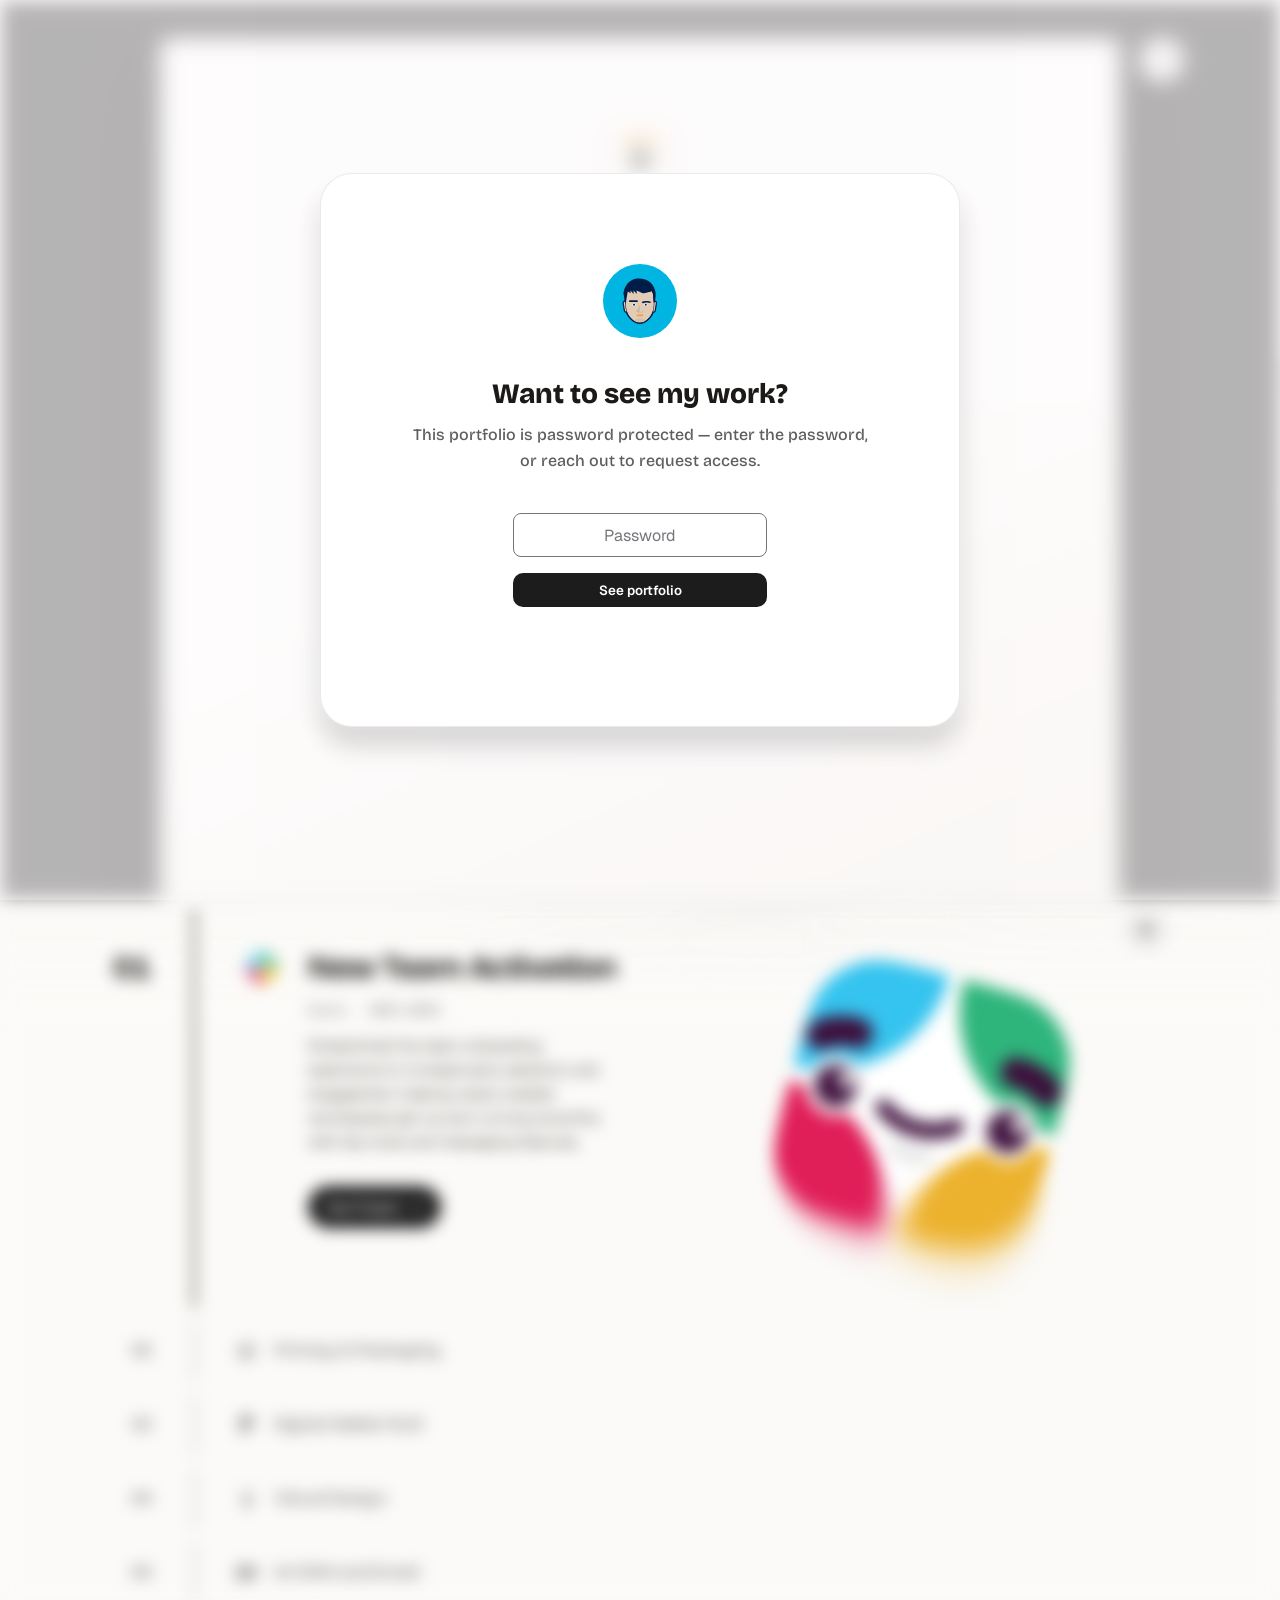
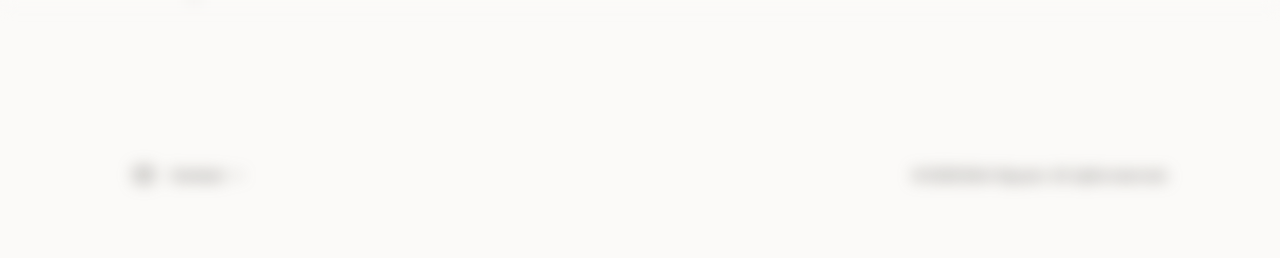
<file: visual-design/index.html>
<!DOCTYPE html>
<html lang="en">
<head>
<meta charset="utf-8">
<meta name="viewport" content="width=device-width, initial-scale=1">
<!-- Opened on its own (a shared /visual-design/ link, a new tab), this page hands
     over to the home page with the project in the hash, so it opens as the
     overlay on top of the portfolio. Inside that overlay it is framed and
     stays put. Scrapers do not run JS, so link previews still read the tags
     below. -->
<script>if (window.top === window.self) { document.documentElement.style.visibility = 'hidden'; location.replace((location.protocol === 'file:' ? '../index.html' : '../') + location.search + '#visual-design'); }</script>
<!-- soft password gate for the whole site (see shared/gate.js) -->
<script src="../shared/gate.js"></script>
<link rel="icon" type="image/svg+xml" href="../assets/logos/favicon.svg">
<title>Visual Design — Case Study</title>
<meta name="description" content="Brand identity, illustration, iconography and print work from 2012–2018 — visual craft, typography and side projects.">
<!-- Link previews. Scrapers do not run JS and never receive the #slug, so a
     shared /#paypal link previews with the card below; the per-project cards
     apply to the standalone /paypal/ URLs. Absolute by spec - update BASE here
     if the site ever moves to a custom domain. -->
<link rel="canonical" href="https://mnguyen89.github.io/portfolio/visual-design/">
<meta property="og:type" content="article">
<meta property="og:site_name" content="Minh Nguyen — Product Design">
<meta property="og:title" content="Visual Design — Case Study">
<meta property="og:description" content="Brand identity, illustration, iconography and print work from 2012–2018 — visual craft, typography and side projects.">
<meta property="og:url" content="https://mnguyen89.github.io/portfolio/visual-design/">
<meta property="og:image" content="https://mnguyen89.github.io/portfolio/assets/og/og-visual-design.jpg">
<meta property="og:image:width" content="1200">
<meta property="og:image:height" content="630">
<meta property="og:image:alt" content="A SoundHound 200 million users celebration illustration.">
<meta name="twitter:card" content="summary_large_image">
<link rel="preconnect" href="https://fonts.googleapis.com">
<link rel="preconnect" href="https://fonts.gstatic.com" crossorigin>
<link href="https://fonts.googleapis.com/css2?family=Bricolage+Grotesque:opsz,wght@12..96,400..800&family=Geist:wght@400..700&display=swap" rel="stylesheet">
<link rel="stylesheet" href="styles.css?v=99a81a01">
<link rel="stylesheet" href="../shared/project-nav.css?v=df416aa3">
</head>
<body>

<div class="cs-backdrop" data-modal>
  <div class="cs-panel" role="dialog" aria-modal="true" aria-labelledby="cs-title" tabindex="-1">
    <button class="cs-close" type="button" data-modal-close aria-label="Close case study">
      <svg viewBox="0 0 24 24" aria-hidden="true"><path d="M6 6l12 12M18 6L6 18" /></svg>
    </button>

    <article class="cs">

      <div class="cs-open">
        <header class="cs-hero">
          <!-- The date pill became an icon card in the design (412:119804); the
               years moved into the glance tags. Figma calls the glyph
               "trust-network-icon", but it is a pen nib. -->
          <p class="cs-hero__icon">
            <img src="assets/pen-nib.svg" alt="" width="48" height="48">
          </p>
          <h1 class="cs-hero__title" id="cs-title">Visual Design</h1>
          <p class="cs-hero__lede">Six years of brand identity, illustration and print — including the campaign art for SoundHound’s 200-million-user milestone. Built as systems, not one-offs, so a small team could extend the work without me in the room.</p>
        </header>

        <div class="cs-heroVisual">
          <figure class="cs-ph" style="--ph-ratio: 640 / 420">
            <figcaption class="cs-ph__label">Hero — lead visual design piece</figcaption>
          </figure>
        </div>
      </div>

      <section class="cs-glance" aria-labelledby="cs-glance-title">
        <h2 class="cs-glance__title" id="cs-glance-title">Project at a glance</h2>
        <ul class="cs-tags">
          <li class="cs-tag">Art Direction</li>
          <li class="cs-tag">2012&ndash;2018</li>
          <li class="cs-tag">Brand Identity</li>
          <li class="cs-tag">Illustration</li>
          <li class="cs-tag">Iconography</li>
          <li class="cs-tag">Typography</li>
          <li class="cs-tag">Print</li>
          <li class="cs-tag">Design Systems</li>
          <li class="cs-tag">Campaign</li>
        </ul>
      </section>

      <hr class="cs-rule">

      <section class="cs-set" aria-labelledby="cs-illustration-title">
        <div class="cs-copy">
          <h2 class="cs-copy__title" id="cs-illustration-title">Illustration &amp; Iconography</h2>
          <p class="cs-copy__body">Icon libraries and illustration sets for product, support and marketing surfaces. I fixed the grid, stroke weight and corner radius up front, then tested every glyph filled against stroked at small sizes — so the set stayed legible as it grew, and any designer could draw the next icon on spec.</p>
        </div>

        <ul class="cs-plates">
          <li>
            <!-- inset on its own blue, as drawn: ~2.4% of the frame all round -->
            <figure class="cs-plate cs-plate--field"
                    style="--plate-ratio: 640 / 479; --plate-field: #1e99ed; --plate-pad: 1.67% 2.41%">
              <img src="assets/illus-avatars.webp" width="752" height="564"
                   alt="Five flat-illustrated face avatars in a row on a blue field, each with a different skin tone, hair and glasses."
                   loading="lazy" decoding="async">
            </figure>
          </li>
          <li>
            <figure class="cs-plate">
              <img src="assets/illus-badge.webp" width="752" height="564"
                   alt="Achievement badge — an orange crown inside a hexagonal shield on navy, with a small sparkle."
                   loading="lazy" decoding="async">
            </figure>
          </li>
          <li>
            <figure class="cs-plate">
              <img src="assets/illus-stroke-vs-filled.webp" width="800" height="600"
                   alt="The same magnifier-and-star icon twice: a filled orange version beside a light blue outlined version."
                   loading="lazy" decoding="async">
            </figure>
          </li>
          <li>
            <figure class="cs-plate">
              <img src="assets/illus-search.webp" width="752" height="564"
                   alt="Six line icons on pale blue — a checklist, a headset with a question mark, a check in a circle, a medical-cross shield, a document, and a magnifier over a gauge."
                   loading="lazy" decoding="async">
            </figure>
          </li>
        </ul>
      </section>

      <section class="cs-set" aria-labelledby="cs-branding-title">
        <div class="cs-copy">
          <h2 class="cs-copy__title" id="cs-branding-title">Branding</h2>
          <p class="cs-copy__body">Identity and campaign work, including the milestone artwork announcing SoundHound’s 200 millionth user. Every piece had to carry one idea and hold up at every size it shipped at — app icon to launch banner to holiday card.</p>
        </div>

        <ul class="cs-plates">
          <li>
            <figure class="cs-plate">
              <img src="assets/branding-soundhound-200m.webp" width="414" height="392"
                   alt="“Celebrating SoundHound 200 Million Users” lockup, the zeros forming a summit that two climbers reach over a snowy peak."
                   loading="lazy" decoding="async">
            </figure>
          </li>
          <li>
            <!-- a portrait card floating on amber, with its own shadow (403:119626) -->
            <figure class="cs-plate cs-plate--card"
                    style="--plate-ratio: 1 / 1; --plate-field: #ffc63e">
              <img src="assets/branding-sound-of-music.webp" width="700" height="700"
                   alt="Holiday card — “May the hills be alive with the sound of music” over an orange gradient, with SoundHound marks snowed into the hills below."
                   loading="lazy" decoding="async">
            </figure>
          </li>
          <li>
            <!-- cropped to a squarer frame on pale pink -->
            <figure class="cs-plate cs-plate--field"
                    style="--plate-ratio: 524 / 512; --plate-field: #fff0f3; --plate-pad: 3.14% 0; --plate-fit: cover">
              <img src="assets/branding-valentine.webp" width="1200" height="898"
                   alt="“Be. Loving” wordmark set inside a pink watercolour heart, with smaller hearts scattered around it."
                   loading="lazy" decoding="async">
            </figure>
          </li>
        </ul>
      </section>

      <section class="cs-set" aria-labelledby="cs-print-title">
        <div class="cs-copy">
          <h2 class="cs-copy__title" id="cs-print-title">Print</h2>
          <p class="cs-copy__body">Self-directed posters and typeface specimens, where type does the work of an image. Print gives you no hover state and no second screen — which is where I learned the hierarchy and restraint I still bring to product UI.</p>
        </div>

        <ul class="cs-plates">
          <li>
            <!-- the poster sits centred on a light grey field in the design -->
            <figure class="cs-plate cs-plate--field"
                    style="--plate-ratio: 834 / 1100; --plate-field: #f7f7f7; --plate-pad: 16.03% 0">
              <img src="assets/print-poster.webp" width="1200" height="1199"
                   alt="Typographic poster for a Pedro Almodóvar film — the title set on a tight curve around a red lipstick print."
                   loading="lazy" decoding="async">
            </figure>
          </li>
          <li>
            <!-- square artwork cropped to a portrait frame -->
            <figure class="cs-plate cs-plate--field"
                    style="--plate-ratio: 1049 / 1500; --plate-fit: cover">
              <img src="assets/print-gotham.webp" width="1280" height="1279"
                   alt="Gotham typeface specimen poster — “GOTHAM | H+F” set vertically beside a pale blue line drawing of the Chrysler Building on yellow."
                   loading="lazy" decoding="async">
            </figure>
          </li>
        </ul>
      </section>

      <nav class="cs-projectNav cs-projectNav--onLight" aria-label="Project navigation">
        <hr class="cs-projectNav__divider">
        <div class="cs-projectNav__row">
          <a class="cs-projectNav__btn cs-projectNav__btn--prev" href="../pricing/index.html" data-project-nav="prev">
            <span class="cs-projectNav__icon">
              <svg class="cs-projectNav__chev" viewBox="0 0 20 20" aria-hidden="true" focusable="false">
                <path d="M7.5 4.167 13.333 10 7.5 15.833" />
              </svg>
            </span>
            <span class="cs-projectNav__text">
              <span class="cs-projectNav__kicker">Previous project</span>
              <span class="cs-projectNav__title">Pricing &amp; Packaging</span>
            </span>
          </a>
          <a class="cs-projectNav__btn cs-projectNav__btn--next" href="../ai-crm/index.html" data-project-nav="next">
            <span class="cs-projectNav__text">
              <span class="cs-projectNav__kicker">Next project</span>
              <span class="cs-projectNav__title">AI CRM and Email</span>
            </span>
            <span class="cs-projectNav__icon">
              <svg class="cs-projectNav__chev" viewBox="0 0 20 20" aria-hidden="true" focusable="false">
                <path d="M7.5 4.167 13.333 10 7.5 15.833" />
              </svg>
            </span>
          </a>
        </div>
      </nav>

    </article>
  </div>
</div>

<script>
  const modal = document.querySelector('[data-modal]');

  modal.querySelector('[data-modal-close]').addEventListener('click', () => {
    modal.dispatchEvent(new CustomEvent('casestudy:close', { bubbles: true }));
    // When embedded by the portfolio home, tell the host to dismiss the overlay.
    if (window.parent !== window) {
      window.parent.postMessage({ type: 'case-study:close' }, '*');
    } else {
      // Opened on its own — a local dev server, a shared link, file:// — there
      // is no host to dismiss, so closing goes back to the home page instead
      // of doing nothing.
      window.location.href = '../index.html';
    }
  });
  document.addEventListener('keydown', (e) => {
    if (e.key === 'Escape') modal.querySelector('[data-modal-close]').click();
  });

  // Subtle scroll-in reveal. Elements reveal strictly top-down: targets are
  // collected in document order, and each batch that scrolls into view gets a
  // short stagger based on where it sits in that batch — not on how many
  // elements precede it in the page, which used to push late items to
  // multi-second delays.
  if (!matchMedia('(prefers-reduced-motion: reduce)').matches) {
    const SELECTOR = [
      '.cs-hero__icon', '.cs-hero__title', '.cs-hero__lede',
      '.cs-heroVisual .cs-shot',
      '.cs-glance__logo', '.cs-glance__title',
      '.cs-tag', '.cs-fact',
      '.cs-copy > *',
      '.cs-shots--band', '.cs-problem', '.cs-plate',
      '.cs-card', '.cs-rule-item',
      '.cs-outcomes .cs-stat',
      '.cs-projectNav__btn',
    ].join(', ');

    const STAGGER = 45;   // ms between neighbours in the same batch
    const MAX_DELAY = 180; // never hold an element back longer than this

    // querySelectorAll returns document order, so the list is already top-down.
    const targets = [...document.querySelectorAll(SELECTOR)];
    targets.forEach((el) => el.setAttribute('data-reveal', ''));
    document.documentElement.classList.add('cs-reveal');

    const revealer = new IntersectionObserver((entries) => {
      entries
        .filter((e) => e.isIntersecting)
        .sort((a, b) => a.boundingClientRect.top - b.boundingClientRect.top)
        .forEach(({ target }, i) => {
          target.style.setProperty('--reveal-delay', Math.min(i * STAGGER, MAX_DELAY) + 'ms');
          target.classList.add('is-revealed');
          revealer.unobserve(target);
        });
    }, { threshold: 0, rootMargin: '0px 0px -4% 0px' });

    targets.forEach((el) => revealer.observe(el));
  }
</script>

<script src="../shared/cs-fold.js"></script>
</body>
</html>
</file>
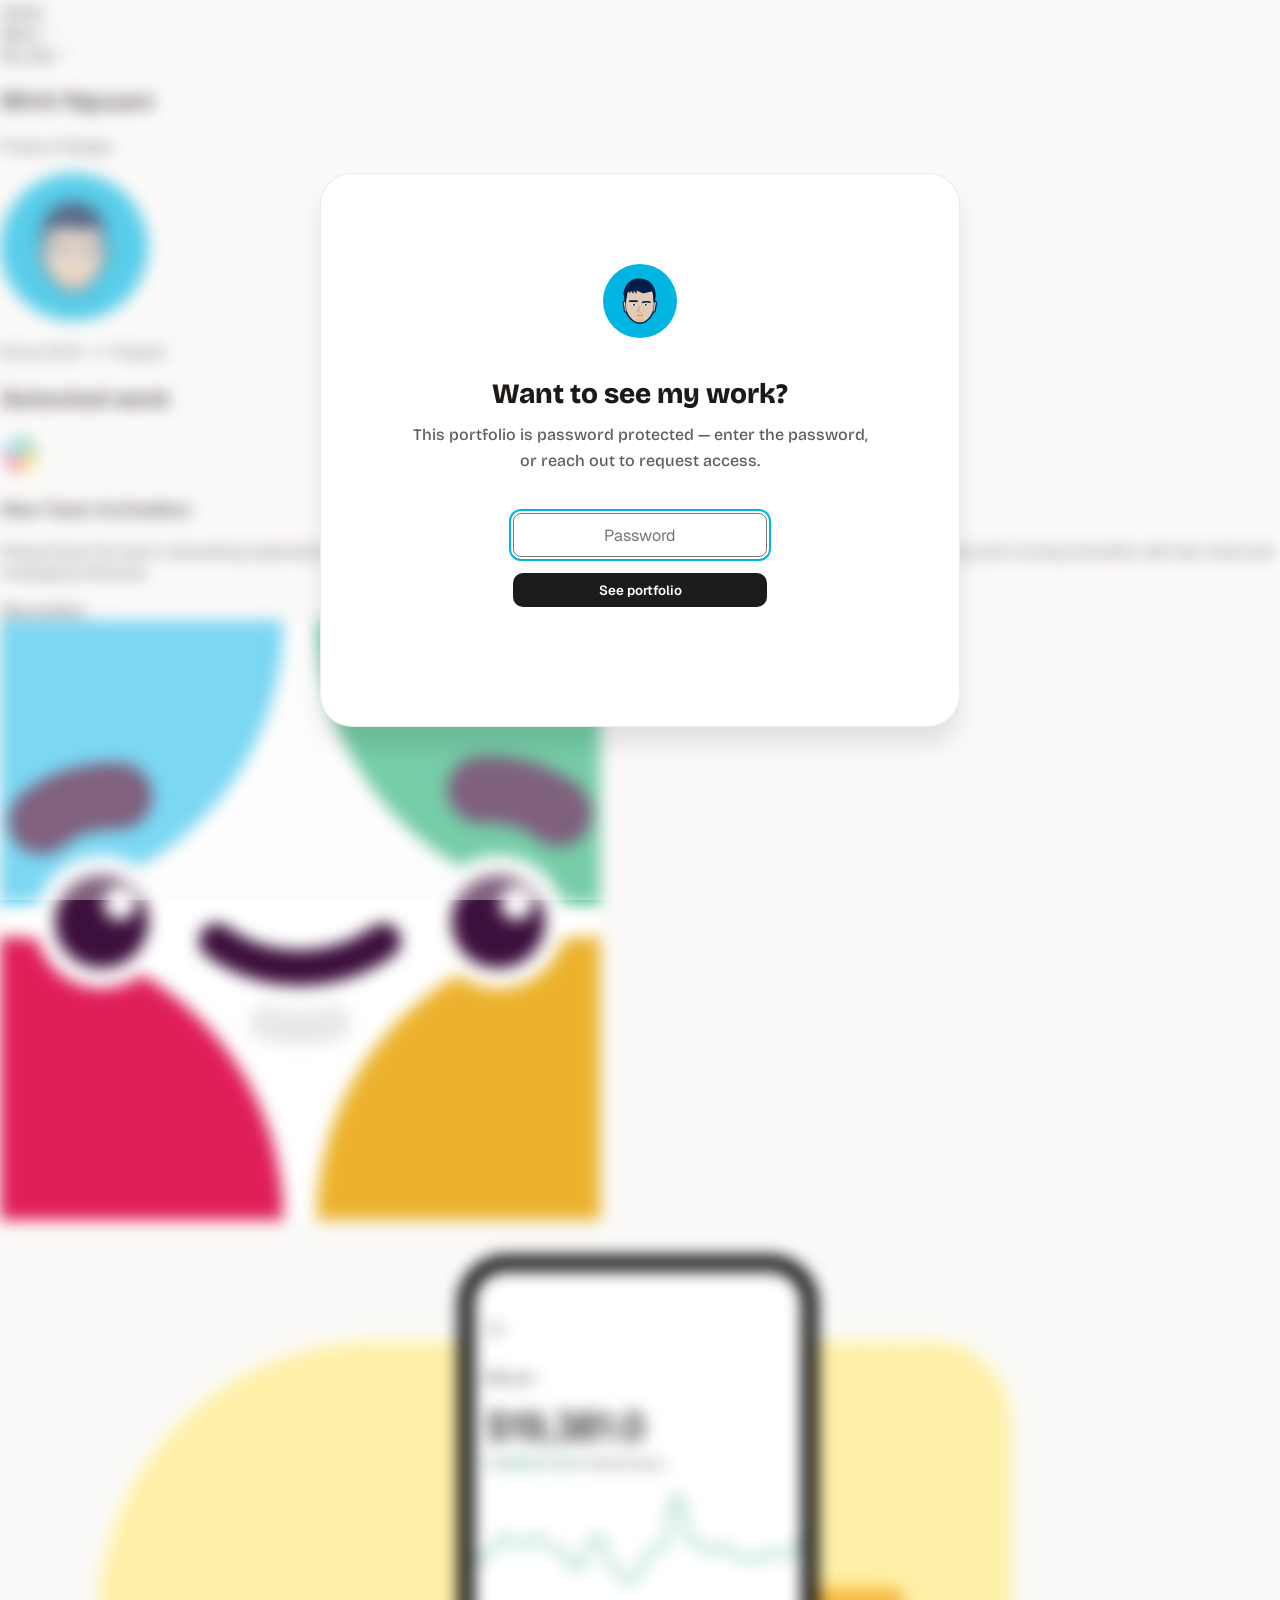
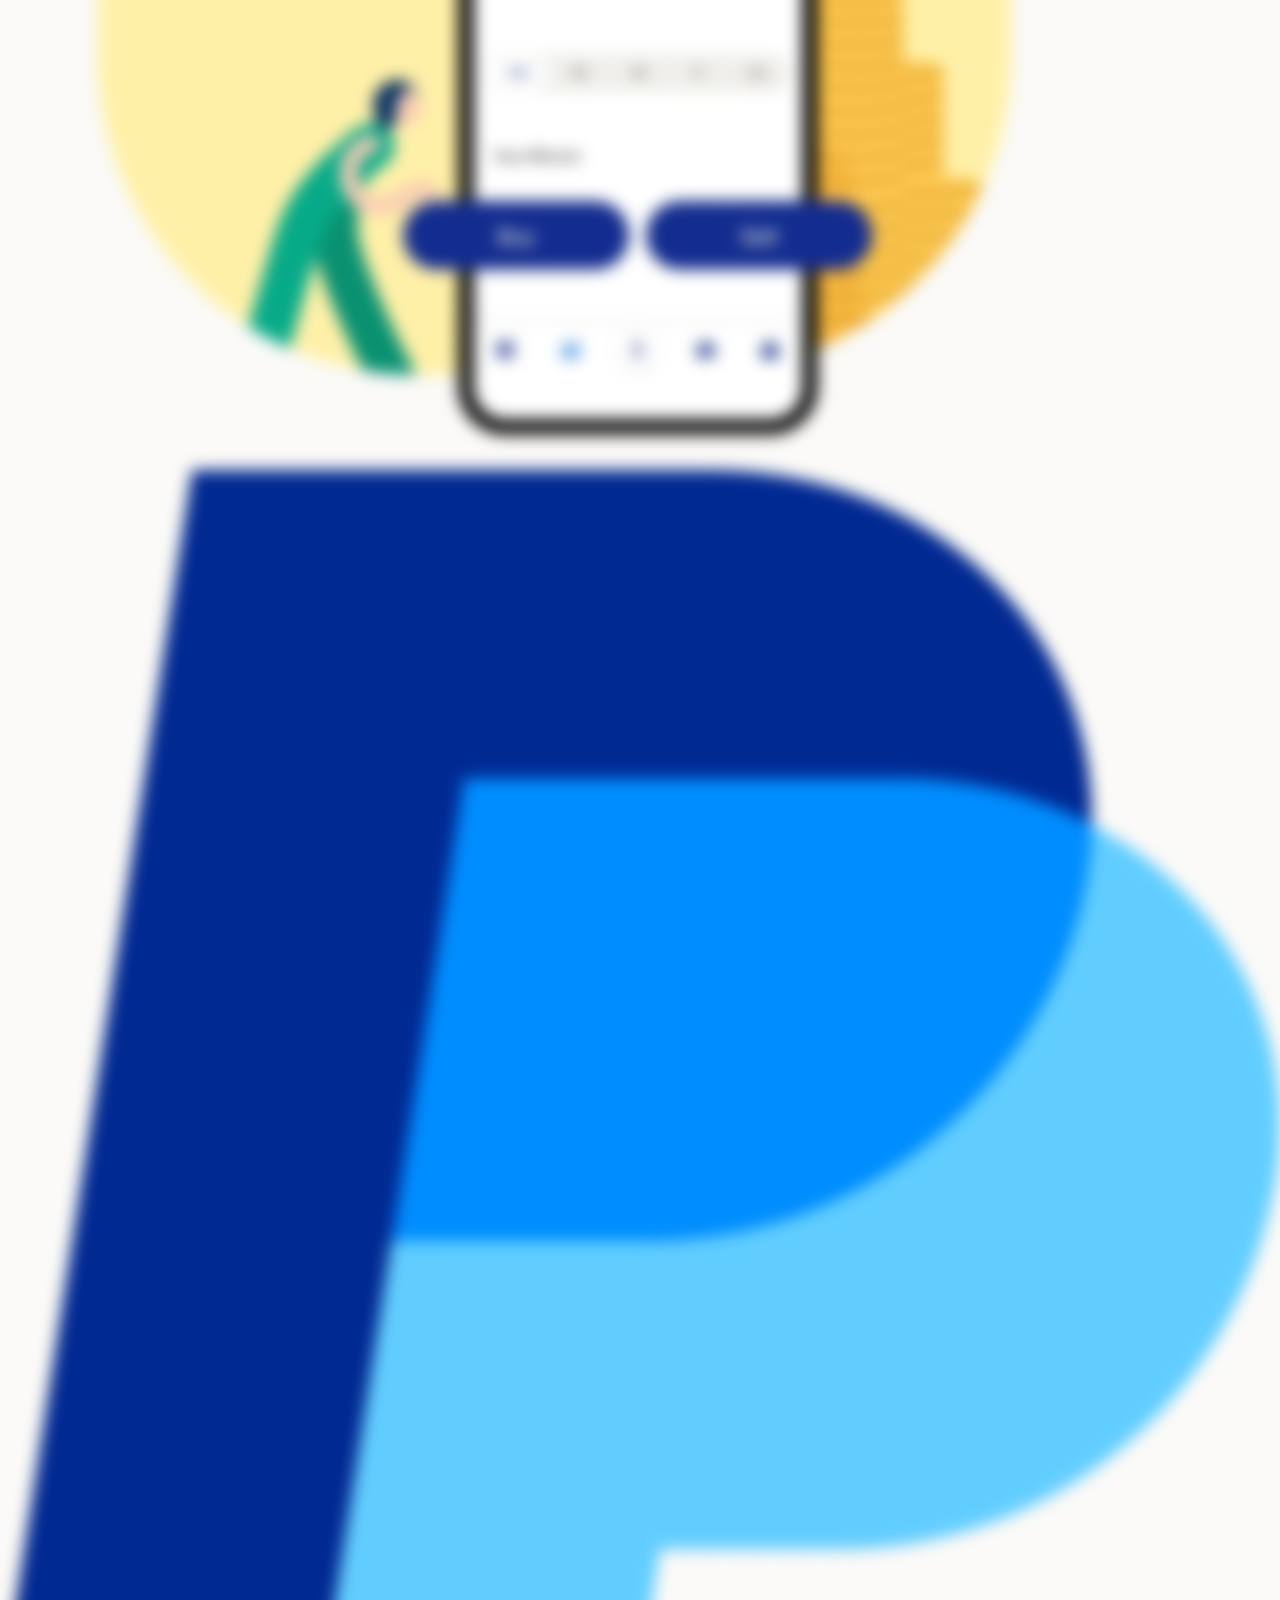
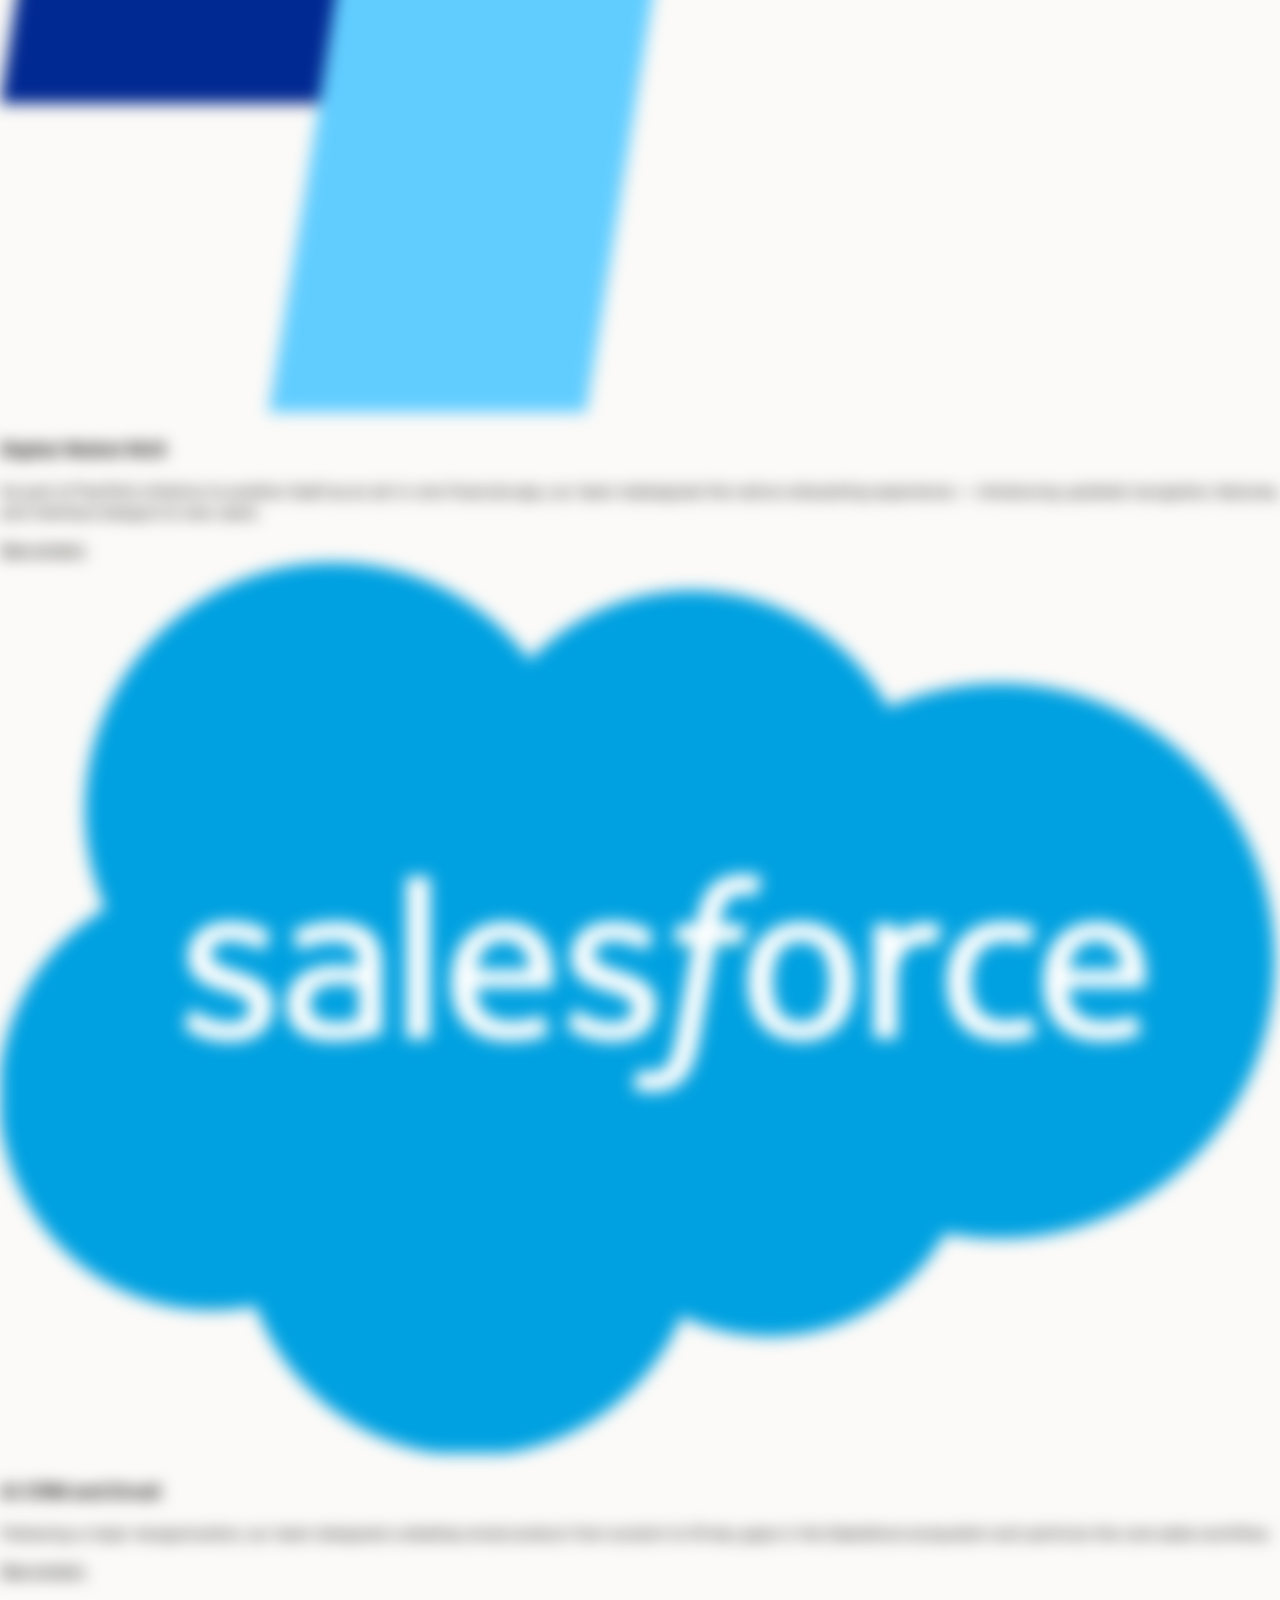
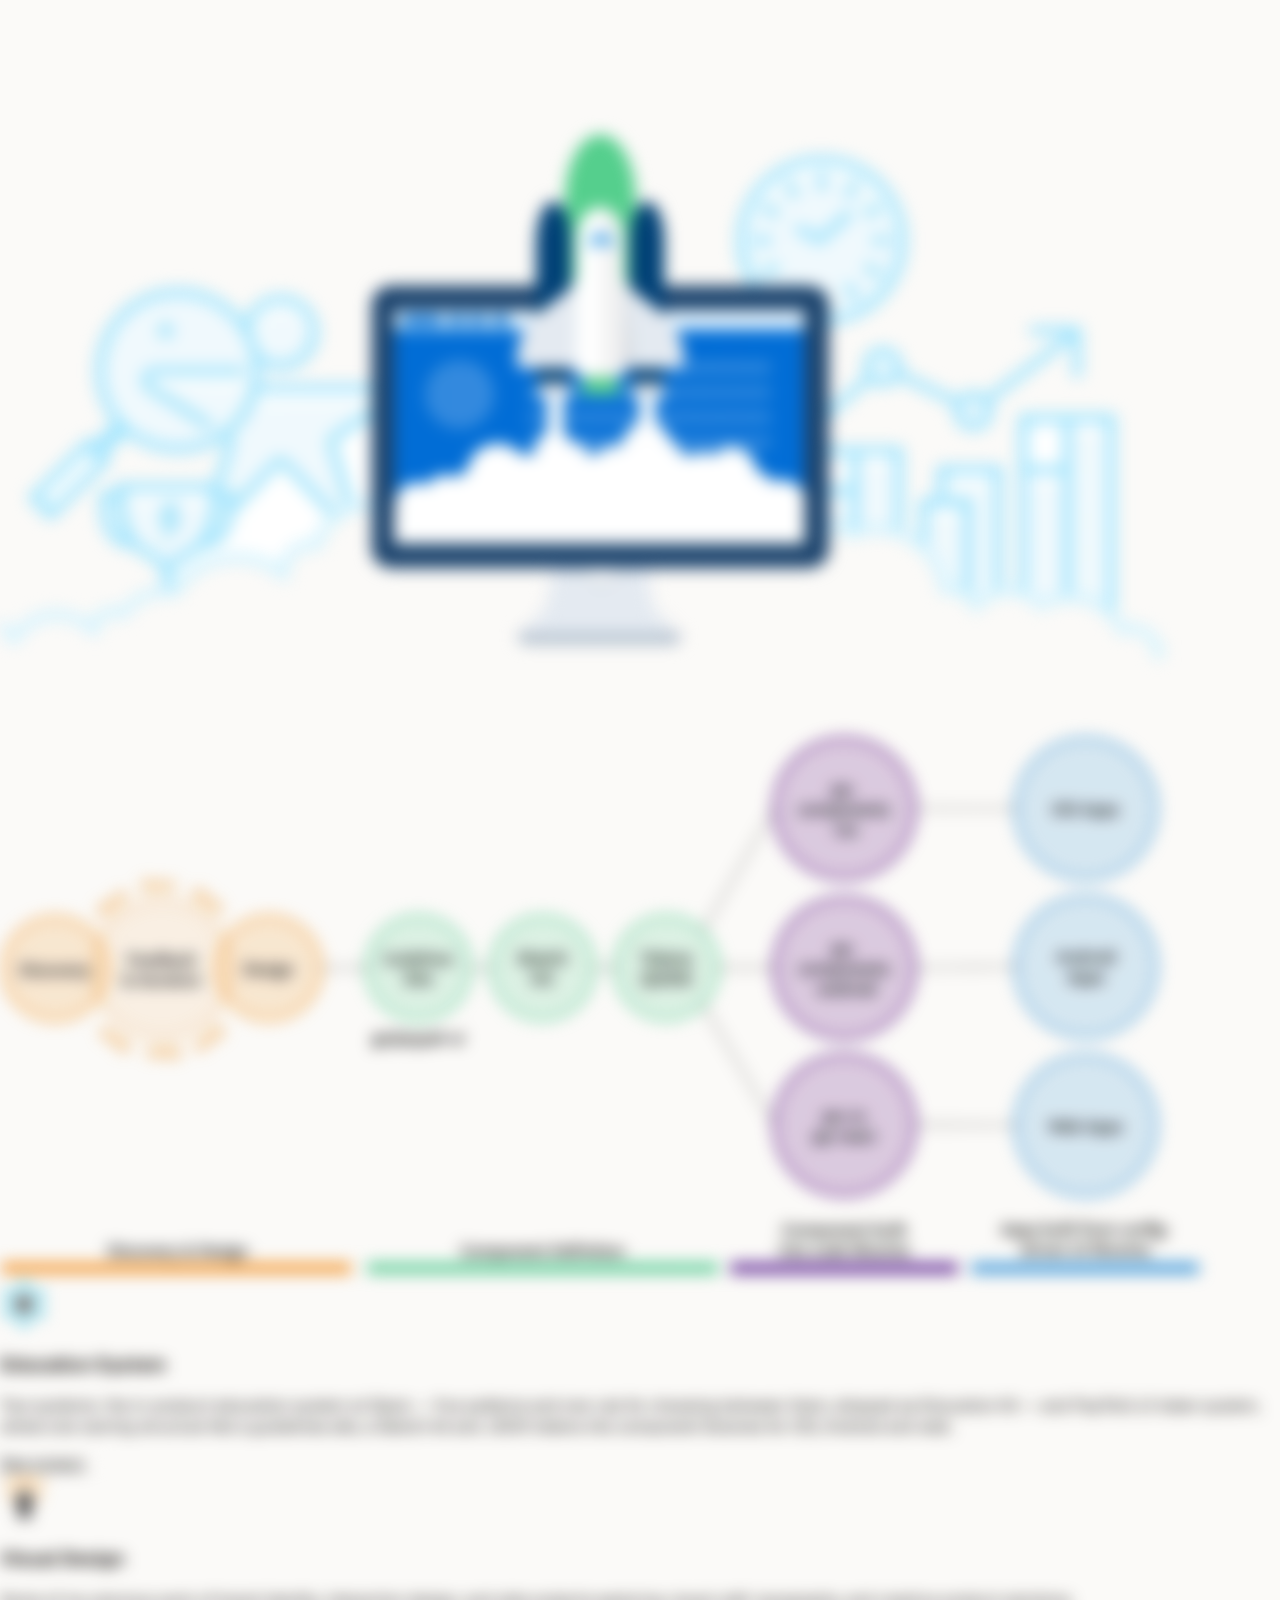
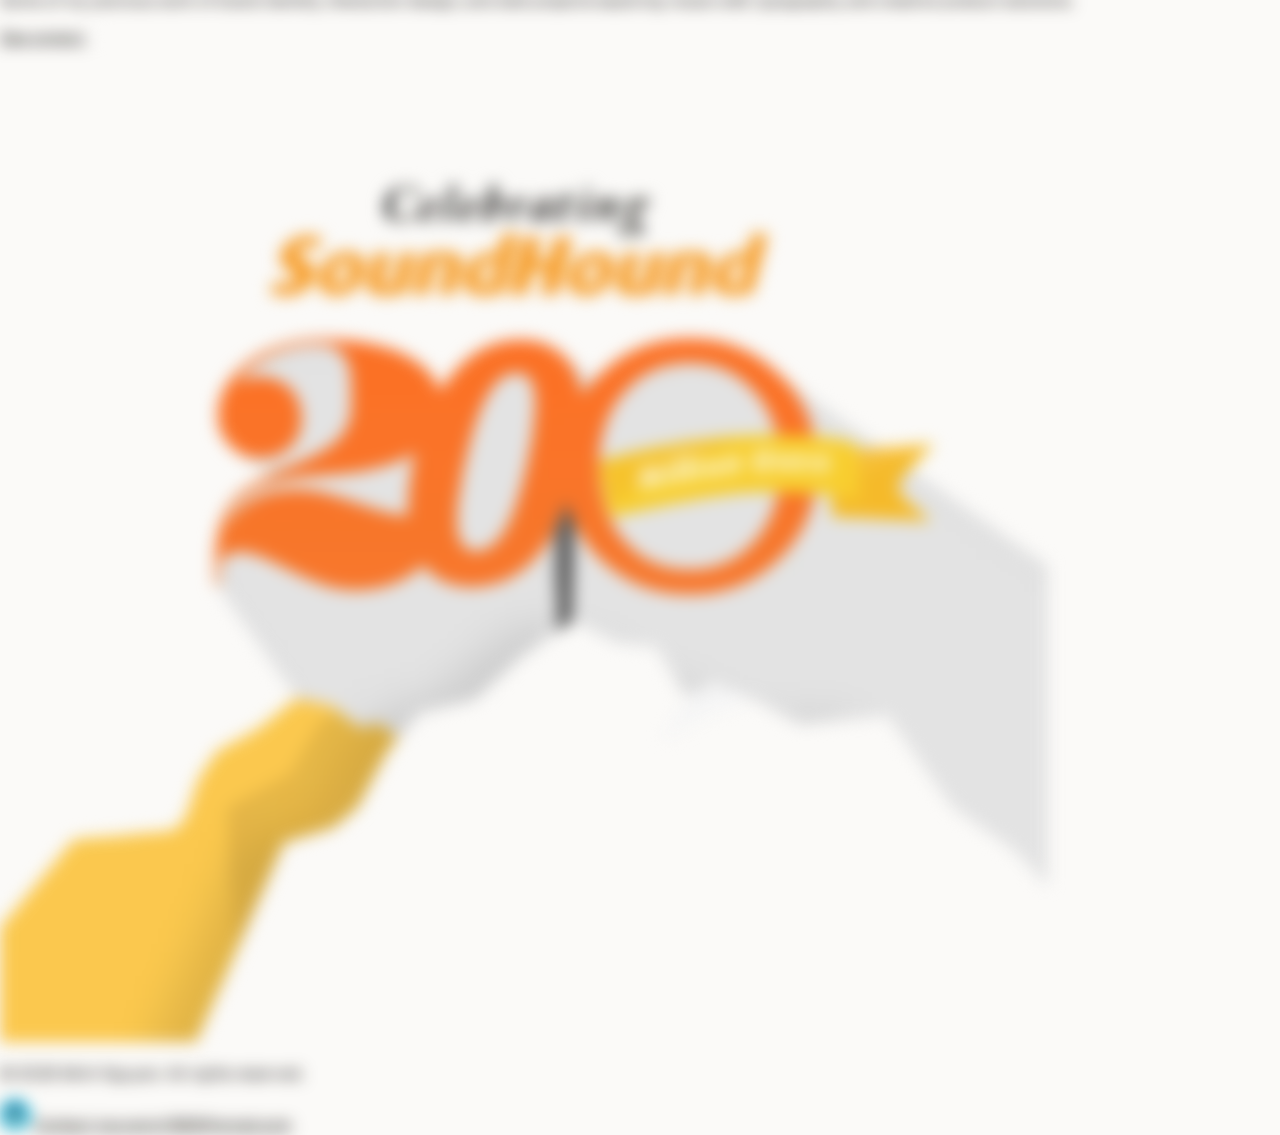
<file: alt2.html>
<!DOCTYPE html>
<html lang="en">
<head>
<meta charset="utf-8">
<meta name="viewport" content="width=device-width, initial-scale=1">
<!-- soft password gate for the whole site (see shared/gate.js) -->
<script src="shared/gate.js"></script>
<!-- The previous homepage, reached at /?alt2 (index.html forwards here). The
     address bar is set back to ?alt2 so that is the URL people see and share;
     both live in the same folder, so relative paths resolve the same. -->
<script>history.replaceState(null, '', './' + (location.search || '?alt2') + location.hash);</script>
<meta name="robots" content="noindex">
<link rel="icon" type="image/svg+xml" href="assets/logos/favicon.svg">
<title>Minh Nguyen — Product Design</title>
<meta name="description" content="Product design portfolio of Minh Nguyen — onboarding, activation and education work at Slack, PayPal and Salesforce.">
<!-- Link previews. Scrapers do not run JS and never receive the #slug, so a
     shared /#paypal link previews with the card below; the per-project cards
     apply to the standalone /paypal/ URLs. Absolute by spec - update BASE here
     if the site ever moves to a custom domain. -->
<link rel="canonical" href="https://mnguyen89.github.io/portfolio/">
<meta property="og:type" content="website">
<meta property="og:site_name" content="Minh Nguyen — Product Design">
<meta property="og:title" content="Minh Nguyen — Product Design">
<meta property="og:description" content="Product design portfolio of Minh Nguyen — onboarding, activation and education work at Slack, PayPal and Salesforce.">
<meta property="og:url" content="https://mnguyen89.github.io/portfolio/">
<meta property="og:image" content="https://mnguyen89.github.io/portfolio/assets/og/og-home.jpg">
<meta property="og:image:width" content="1200">
<meta property="og:image:height" content="630">
<meta property="og:image:alt" content="Three project thumbnails from the portfolio: a PayPal investing screen, a SoundHound 200 million users illustration, and an AI CRM email concept.">
<meta name="twitter:card" content="summary_large_image">
<link rel="preconnect" href="https://fonts.googleapis.com">
<link rel="preconnect" href="https://fonts.gstatic.com" crossorigin>
<link href="https://fonts.googleapis.com/css2?family=Bricolage+Grotesque:opsz,wght@12..96,400..800&family=Geist:wght@400..700&display=swap" rel="stylesheet">
<!-- versioned: the dev server sends only Last-Modified, so browsers apply
     heuristic freshness and serve a stale stylesheet. Bump on every CSS edit. -->
<link rel="stylesheet" href="styles.css?v=90bac0c7">
</head>
<body>

<header class="pf-nav">
  <nav class="pf-nav__group" aria-label="Primary">
    <a class="pf-nav__link is-current" href="#" aria-current="page">Home</a>
    <!-- Work is a disclosure menu. The list ships hidden and the ARIA wiring is
         added by script, so without JS the trigger stays an ordinary link to
         the Selected work heading rather than flashing an unstyled list. -->
    <div class="pf-nav__menu">
      <a class="pf-nav__link pf-nav__link--menu" href="#work">
        Work
        <img class="pf-nav__caret" src="assets/logos/caret-down.svg" alt="" width="17" height="17">
      </a>
      <!-- Options with a case study carry data-case-study, so the modal script
           picks them up exactly as it does the in-page "See project" buttons.
           The rest have no page yet and stay in-page jumps, tagged so the
           difference in behaviour is visible rather than surprising. -->
      <ul class="pf-nav__dropdown" id="work-menu" hidden>
        <li><a href="slack/index.html" data-case-study data-case-title="Slack New Team Activation">New Team Activation</a></li>
        <li><a href="paypal/index.html" data-case-study data-case-title="PayPal Digital Wallet NUX">Digital Wallet NUX</a></li>
        <li><a href="ai-crm/index.html" data-case-study data-case-title="AI CRM and Email">AI CRM and Email</a></li>
        <li><a href="system/index.html" data-case-study data-case-title="Education System">Education System</a></li>
        <li><a href="visual-design/index.html" data-case-study data-case-title="Visual Design">Visual Design</a></li>
      </ul>
    </div>
  </nav>
  <div class="pf-nav__group">
    <!-- Second disclosure menu; the caret moves inside the trigger so it can
         rotate on open, as it does on Work. Without JS this stays a link to
         the footer, where the same details live.
         Resume is the Figma frame 1:1617 exported to PDF — linking the Figma
         node itself would need file access the public doesn't have. -->
    <div class="pf-nav__menu">
      <a class="pf-nav__link pf-nav__link--menu" href="#contact">
        My info
        <img class="pf-nav__caret" src="assets/logos/caret-down.svg" alt="" width="17" height="17">
      </a>
      <ul class="pf-nav__dropdown pf-nav__dropdown--right" id="info-menu" hidden>
        <li><a href="https://www.linkedin.com/in/minh-nguyen-15b89652/" target="_blank" rel="noopener noreferrer"><span class="pf-nav__icon pf-nav__icon--linkedin" aria-hidden="true"></span>LinkedIn</a></li>
        <li><a href="https://dribbble.com/nguyenm1989" target="_blank" rel="noopener noreferrer"><span class="pf-nav__icon pf-nav__icon--dribbble" aria-hidden="true"></span>Dribbble</a></li>
        <li><a href="assets/minh-nguyen-resume.pdf" target="_blank" rel="noopener noreferrer"><span class="pf-nav__icon pf-nav__icon--resume" aria-hidden="true"></span>Resume</a></li>
      </ul>
    </div>
  </div>
</header>

<main>
  <section class="pf-hero">
    <div class="pf-hero__text">
      <h1 class="pf-hero__name">Minh Nguyen</h1>
      <p class="pf-hero__role">Product Design</p>
    </div>
    <img class="pf-hero__avatar" src="assets/logos/avatar.svg" alt="Minh Nguyen" width="148" height="148">
    <p class="pf-hero__span">Since 2012 &nbsp;&rarr;&nbsp; Present</p>
  </section>

  <h2 class="pf-visuallyHidden" id="work">Selected work</h2>

  <!-- Order, sides and card rhythm follow Figma 11:4: the design alternates
       card + copy-left with plain band + media-left. -->

  <!-- 1 — Slack, New Team Activation (302:201986 — card, copy left) -->
  <section class="pf-band pf-band--card" id="work-new-team-activation">
    <article class="pf-feature pf-feature--framed pf-feature--solo">
      <div class="pf-feature__body">
        <img class="pf-feature__logo" src="assets/logos/slack.svg" alt="Slack" width="40" height="40">
        <h3 class="pf-feature__title">New Team Activation</h3>
        <p class="pf-feature__desc">Streamlined the team onboarding experience to increase early adoption and engagement, helping newly created workspaces get up and running smoothly with key tools and messaging features.</p>
        <a class="pf-cta" href="slack/index.html" data-case-study data-case-title="Slack New Team Activation">
          See project
          <img src="assets/logos/arrow-right.svg" alt="" width="13" height="13">
        </a>
      </div>
      <!-- 386:117555 — the design drops the screenshot from this card; a rotated
           Slackbot bleeds off the bottom-right instead, clipped by the card.
           Purely decorative, so it stays out of the accessibility tree. -->
      <img class="pf-feature__bleed" src="assets/projects/slackbot.webp" alt="" aria-hidden="true"
           width="600" height="600" loading="lazy" decoding="async">
    </article>
  </section>

  <!-- 2 — PayPal, Digital Wallet NUX (282:101895 — plain band, media left) -->
  <section class="pf-band" id="work-digital-wallet-nux">
    <article class="pf-feature">
      <div class="pf-feature__media">
        <img src="assets/projects/digital-wallet-nux.webp" width="1054" height="840"
             alt="PayPal crypto detail screen on an iPhone with gold coin illustrations." loading="lazy" decoding="async">
      </div>
      <div class="pf-feature__body">
        <img class="pf-feature__logo pf-feature__logo--tall" src="assets/logos/paypal.webp" alt="PayPal" width="1280" height="1543">
        <h3 class="pf-feature__title">Digital Wallet NUX</h3>
        <p class="pf-feature__desc">As part of PayPal’s initiative to position itself as an all-in-one financial app, our team redesigned the native onboarding experience — introducing updated navigation, features, and interface designs to new users.</p>
        <a class="pf-cta" href="paypal/index.html" data-case-study data-case-title="PayPal Digital Wallet NUX">
          See project
          <img src="assets/logos/arrow-right.svg" alt="" width="13" height="13">
        </a>
      </div>
    </article>
  </section>

  <!-- 3 — Salesforce, AI CRM and Email (309:11432 — card, copy left) -->
  <section class="pf-band pf-band--card" id="work-ai-crm-email">
    <article class="pf-feature pf-feature--framed pf-feature--split pf-feature--mediaRight">
      <div class="pf-feature__body">
        <img class="pf-feature__logo pf-feature__logo--wide" src="assets/logos/salesforce.webp" alt="Salesforce" width="1280" height="896">
        <h3 class="pf-feature__title">AI CRM and Email</h3>
        <p class="pf-feature__desc">Following a major reorganization, our team designed a desktop email product from scratch to fill key gaps in the Salesforce ecosystem and optimize the core sales workflow.</p>
        <a class="pf-cta" href="ai-crm/index.html" data-case-study data-case-title="AI CRM and Email">
          See project
          <img src="assets/logos/arrow-right.svg" alt="" width="13" height="13">
        </a>
      </div>
      <div class="pf-feature__media">
        <img src="assets/projects/ai-crm-email.webp" width="1164" height="750"
             alt="Salesforce desktop email client with an AI-assisted inbox." loading="lazy" decoding="async">
      </div>
    </article>
  </section>

  <!-- 4 — Design systems (309:11499 — plain band, media left). Spans PayPal and
       Slack work, so it takes a neutral grid mark rather than one company's
       logo. The case study lives at system/ and carries both projects. -->
  <section class="pf-band" id="work-systems-design">
    <article class="pf-feature">
      <div class="pf-feature__media">
        <img src="assets/projects/design-systems.webp" width="1200" height="539"
             alt="Design system pipeline: discovery and design feeding a guidelines site, Sketch kit and JSON tokens, which build pp-components libraries for iOS, Android and web apps."
             loading="lazy" decoding="async">
      </div>
      <div class="pf-feature__body">
        <span class="pf-feature__tile"><img src="assets/logos/systems-design.svg" alt="" width="48" height="48"></span>
        <h3 class="pf-feature__title">Education System</h3>
        <p class="pf-feature__desc">Two systems: the in-product education system at Slack — five patterns and one rule for choosing between them, shipped as Education Kit — and PayPal’s UI token system, where one naming structure fed a guidelines site, a Sketch kit and JSON tokens into component libraries for iOS, Android and web.</p>
        <a class="pf-cta" href="system/index.html" data-case-study data-case-title="Education System">
          See project
          <img src="assets/logos/arrow-right.svg" alt="" width="13" height="13">
        </a>
      </div>
    </article>
  </section>

  <!-- 5 — Visual Design (303:202155 — card, copy left) -->
  <section class="pf-band pf-band--card" id="work-visual-design">
    <article class="pf-feature pf-feature--framed pf-feature--split pf-feature--bleedBottom pf-feature--mediaRight">
      <div class="pf-feature__body">
        <!-- spans several employers, so a neutral mark rather than one logo -->
        <span class="pf-feature__tile"><img src="assets/logos/visual-design.svg" alt="" width="48" height="48"></span>
        <h3 class="pf-feature__title">Visual Design</h3>
        <p class="pf-feature__desc">Some of my previous work of brand identity, interaction design, and side projects exploring visual craft, typography, and creative product solutions.</p>
        <a class="pf-cta" href="visual-design/index.html" data-case-study data-case-title="Visual Design">
          See project
          <img src="assets/logos/arrow-right.svg" alt="" width="13" height="13">
        </a>
      </div>
      <div class="pf-feature__media">
        <img src="assets/projects/visual-design.webp" width="1048" height="994"
             alt="SoundHound 200 million users celebration illustration." loading="lazy" decoding="async">
      </div>
    </article>
  </section>
</main>

<footer class="pf-footer" id="contact">
  <p class="pf-footer__note">© 2026 Minh Nguyen. All rights reserved.</p>
  <div class="pf-footer__contact">
    <img class="pf-footer__mark" src="assets/logos/mark.svg" alt="" width="30" height="30">
    <a class="pf-nav__link" href="mailto:nguyenm1989@gmail.com">Contact nguyenm1989@gmail.com</a>
  </div>
</footer>

<!-- Case studies are authored as standalone modal pages, so they load in an
     overlay here and stay linkable on their own URL. -->
<div class="pf-modal" hidden>
  <iframe class="pf-modal__frame" title="Case study" src="about:blank"></iframe>
</div>

<script>
(function () {
  const menus = Array.from(document.querySelectorAll('.pf-nav__menu'));
  if (!menus.length) return;

  const all = menus.map((menu) => {
    const trigger = menu.querySelector('.pf-nav__link--menu');
    const list = menu.querySelector('.pf-nav__dropdown');
    const items = Array.from(list.querySelectorAll('a'));

    // Promote the link to a disclosure trigger only now that the script is live.
    trigger.setAttribute('aria-haspopup', 'true');
    trigger.setAttribute('aria-controls', list.id);
    trigger.setAttribute('aria-expanded', 'false');

    const isOpen = () => !list.hidden;

    const setOpen = (open, focusIndex) => {
      list.hidden = !open;
      menu.classList.toggle('is-open', open);
      trigger.setAttribute('aria-expanded', String(open));
      if (open && typeof focusIndex === 'number') items[focusIndex].focus();
    };

    const close = (returnFocus) => {
      if (!isOpen()) return;
      setOpen(false);
      if (returnFocus) trigger.focus();
    };

    return { menu, trigger, list, items, isOpen, setOpen, close };
  });

  const closeOthers = (keep) => all.forEach((m) => { if (m !== keep) m.close(); });

  all.forEach((m) => {
    m.trigger.addEventListener('click', (e) => {
      // let cmd/ctrl/shift-click fall through to the trigger's plain href
      if (e.metaKey || e.ctrlKey || e.shiftKey || e.button !== 0) return;
      e.preventDefault();
      if (m.isOpen()) { m.close(); return; }
      closeOthers(m);
      m.setOpen(true);
    });

    // Enter already fires click on a link; Space and the arrows do not.
    m.trigger.addEventListener('keydown', (e) => {
      if (e.key === ' ') { e.preventDefault(); m.isOpen() ? m.close() : (closeOthers(m), m.setOpen(true)); }
      else if (e.key === 'ArrowDown') { e.preventDefault(); closeOthers(m); m.setOpen(true, 0); }
      else if (e.key === 'ArrowUp') { e.preventDefault(); closeOthers(m); m.setOpen(true, m.items.length - 1); }
    });

    m.list.addEventListener('keydown', (e) => {
      const i = m.items.indexOf(document.activeElement);
      if (i === -1) return;
      if (e.key === 'ArrowDown') { e.preventDefault(); m.items[(i + 1) % m.items.length].focus(); }
      else if (e.key === 'ArrowUp') { e.preventDefault(); m.items[(i - 1 + m.items.length) % m.items.length].focus(); }
      else if (e.key === 'Home') { e.preventDefault(); m.items[0].focus(); }
      else if (e.key === 'End') { e.preventDefault(); m.items[m.items.length - 1].focus(); }
    });

    m.items.forEach((item) => {
      item.addEventListener('click', () => {
        const href = item.getAttribute('href');
        m.close();
        // In-page options focus the section they land on, so the jump is
        // announced and the next Tab continues from there. Everything else —
        // a case study, an external profile — hands off to its own handler or
        // to the browser, so focus goes back to the trigger.
        if (!href.startsWith('#') || href === '#') { m.trigger.focus(); return; }
        const target = document.querySelector(href);
        if (!target) return;
        target.setAttribute('tabindex', '-1');
        target.focus({ preventScroll: true });
      });
    });

    m.menu.addEventListener('focusout', (e) => {
      if (!m.menu.contains(e.relatedTarget)) m.close();
    });
  });

  addEventListener('keydown', (e) => { if (e.key === 'Escape') all.forEach((m) => m.close(true)); });
  addEventListener('click', (e) => {
    all.forEach((m) => { if (!m.menu.contains(e.target)) m.close(); });
  });
})();
</script>

<script>
(function () {
  const modal = document.querySelector('.pf-modal');
  const frame = modal.querySelector('.pf-modal__frame');
  let lastFocus = null;

  // Captured before the first pushState. Every href on this page is relative,
  // so once the address bar reads /paypal/ the document's base has moved and
  // "slack/index.html" would resolve to /paypal/slack/index.html. Resolving
  // against HOME instead keeps the links correct for the whole session.
  const HOME = new URL(location.href);
  const homeUrl = HOME.pathname + HOME.search;

  // An open project is addressed by a hash — /portfolio/#paypal — so the page
  // that loads is always the portfolio itself and a shared link lands here
  // with the project already open. A path like /paypal/ cannot do that on a
  // static host: it is a real file, so the server hands over the standalone
  // case study and the portfolio never renders. The hash is never sent to the
  // server at all, so index.html is always what gets served.
  //
  // paypal/index.html -> "paypal". Works on the relative hrefs here and on the
  // absolute pathname the iframe reports, at a domain root or in /portfolio/.
  const slugOf = (href) => new URL(href, HOME).pathname
    .replace(/\/index\.html$/, '').split('/').filter(Boolean).pop();

  const linkForSlug = (slug) => Array.from(document.querySelectorAll('[data-case-study]'))
    .find((l) => slugOf(l.getAttribute('href')) === slug);

  // Assigning frame.src pushes an entry onto the JOINT session history, so the
  // first Back press stepped the iframe instead of closing the overlay. A
  // same-origin location.replace() swaps the document without an entry, which
  // leaves our own pushState as the thing Back actually undoes. Links the user
  // clicks inside the case study still add entries, so Back walks back through
  // the footer nav first and only then closes — which is what you'd expect.
  const load = (url) => {
    try { frame.contentWindow.location.replace(url); }
    catch (_) { frame.src = url; }
  };

  const open = (href, title, track) => {
    lastFocus = document.activeElement;
    frame.title = title || 'Case study';
    load(new URL(href, HOME).href);
    modal.hidden = false;
    document.body.classList.add('is-modalOpen');
    frame.focus();
    const slug = slugOf(href);
    if (track !== false && location.hash.slice(1) !== slug) {
      history.pushState(null, '', '#' + slug);
    }
  };

  const close = (track) => {
    if (modal.hidden) return;
    modal.hidden = true;
    load('about:blank');
    document.body.classList.remove('is-modalOpen');
    if (lastFocus) lastFocus.focus();
    if (track !== false && location.hash) {
      history.pushState(null, '', homeUrl);
    }
  };

  // Progressive enhancement: without JS these are ordinary links to the page.
  document.querySelectorAll('[data-case-study]').forEach((link) => {
    link.addEventListener('click', (e) => {
      if (e.metaKey || e.ctrlKey || e.shiftKey || e.button !== 0) return;
      e.preventDefault();
      open(link.getAttribute('href'), link.dataset.caseTitle);
    });
  });

  // The footer nav inside a case study walks to the next project within the
  // iframe, so re-read the frame's own location on every load and keep the
  // address bar honest — otherwise it would still claim the project you
  // entered on. Same-origin, so this is readable; guarded anyway.
  frame.addEventListener('load', () => {
    // Fit the case study's hero to the fold. Pages that load it themselves
    // are left alone; the Slack page only gains the tag on a rebuild.
    try {
      const d = frame.contentDocument;
      if (d && d.querySelector('[data-modal]') && !d.querySelector('script[src$="cs-fold.js"]')) {
        const s = d.createElement('script');
        s.src = new URL('shared/cs-fold.js', HOME).href;
        d.body.appendChild(s);
      }
    } catch (_) {}
    if (modal.hidden) return;
    let path;
    try { path = frame.contentWindow.location.pathname; } catch (_) { return; }
    if (!path || path === 'blank') return;
    const slug = slugOf(path);
    if (!slug || slug === location.hash.slice(1)) return;
    const link = linkForSlug(slug);
    if (link) frame.title = link.dataset.caseTitle || frame.title;
    history.replaceState(null, '', '#' + slug);
  });

  // The case study renders its own scrim and close button, so it tells us when
  // to dismiss rather than us drawing a second chrome on top of it.
  addEventListener('message', (e) => {
    if (e.source === frame.contentWindow && e.data && e.data.type === 'case-study:close') close();
  });
  addEventListener('keydown', (e) => { if (e.key === 'Escape') close(); });

  // The hash is the single source of truth, so the same routine serves the
  // first paint, Back/forward, and anyone editing the address bar by hand.
  const sync = () => {
    let slug = '';
    try { slug = decodeURIComponent(location.hash.slice(1)); } catch (_) {}
    const link = slug && linkForSlug(slug);
    if (link) open(link.getAttribute('href'), link.dataset.caseTitle, false);
    else close(false);
  };

  addEventListener('popstate', sync);
  addEventListener('hashchange', sync);

  // A shared link arrives with the project in the hash: open it on arrival.
  sync();
})();
</script>

<script>
// Dots wave parallax (391:118960). The wave is body::after, and JS cannot
// touch a pseudo-element directly, so both values are passed down as custom
// properties on :root and consumed in styles.css.
(() => {
  const root = document.documentElement;
  const hero = document.querySelector('.pf-hero');
  const halftoneBand = document.querySelector('#work-ai-crm-email');
  const firstCard = document.querySelector('#work-new-team-activation .pf-feature');
  if (!hero) return;

  // Placed so the VISIBLE crest lands where the design's render puts it:
  // ~215px above the first card's top edge at the 1000 column, which is
  // 0.3172 of the wave's height. Measured off the card, not written as the
  // frame's y, because the nav's height is a clamp and the sections reflow.
  //
  // Not the frame's box offset of 0.39328. The artwork is transparent down to
  // 0.3796 of its height (its dots start at row 372 of 980, by three separate
  // measures), so with background-size: cover — which crops this 1372x980 art
  // horizontally and not vertically — that offset puts the crest only 9px
  // above the card. The design's render shows ~215px, so the frame's image
  // fill must be cropped vertically too, which cover cannot reproduce. The
  // box is shifted up to land the same on-screen result instead.
  // Fitted to the design's render rather than read off the node's y. Measuring
  // ink density in the render, the mesh's first trace sits 220px above the
  // card's top edge, within x 720..1000 where the mesh actually is. (An
  // earlier read of 357px was the avatar's shadow, not the mesh — the avatar
  // spans 261..409px above the card, right across that band.) With the box
  // cropping the artwork under cover, 220px of clearance puts the box top
  // 0.7032 of its height above the card.
  const DOTS_START = 0.3796;
  const CREST_ABOVE_CARD = 0.3236;
  const ABOVE_CARD = 0.7032;

  // Offset from the measured fit, positive = lower. A flat pixel nudge, not
  // folded into the fraction above, so it does not scale with the column.
  // Negative lifts the mesh without moving the cards, which stay where the
  // hero's bottom padding puts them.
  const NUDGE_DOWN = 0;

  // Drifting down eats the crest, so the budget is what is above the card
  // less this much, keeping a clear crest for the whole time the card's top
  // edge is on screen. The rate is derived from the budget so the drift is
  // one continuous speed rather than running out and locking to the page.
  const MIN_CREST = 60;
  let driftBudget = 0;
  let rate = 0;
  let cardTopDoc = Infinity;

  // Both decorations are measured rather than hard-coded: the nav's height is
  // a clamp, and the sections reflow, so neither the frame's y values nor a
  // fixed offset from the hero stays correct across widths.
  const place = () => {
    if (firstCard) {
      // the wave's height comes from its aspect-ratio, so it tracks the column
      const waveH = parseFloat(getComputedStyle(document.body, '::after').height) || 0;
      const rect = firstCard.getBoundingClientRect();
      const cardTop = rect.top + window.scrollY;
      const waveTop = cardTop - ABOVE_CARD * waveH + NUDGE_DOWN;

      root.style.setProperty('--wave-top', waveTop + 'px');

      cardTopDoc = cardTop;
      // the nudge eats into the crest, so the drift budget follows it down
      driftBudget = Math.max(0, CREST_ABOVE_CARD * waveH - NUDGE_DOWN - MIN_CREST);
      rate = cardTop > 0 ? driftBudget / cardTop : 0;
    } else {
      root.style.setProperty('--wave-top', (hero.offsetTop + 441.23) + 'px');
    }
    // The halftone is on body so its multiply can reach the paper, so it no
    // longer inherits the AI CRM band's box. Reproduce the bottom:-80px it had
    // there: its 690px box ends 80px below the band.
    if (halftoneBand) {
      const bottom = halftoneBand.offsetTop + halftoneBand.offsetHeight + 80;
      root.style.setProperty('--halftone-top', (bottom - 690) + 'px');
    }
  };

  const motion = matchMedia('(prefers-reduced-motion: reduce)');
  let frame = 0;

  const drift = () => {
    frame = 0;
    // Past cardTopDoc the card's top edge is off screen and the crest no
    // longer constrains anything, so the budget grows at the same rate and the
    // lag continues seamlessly instead of locking to the page.
    const y = window.scrollY;
    const shift = Math.min(y * rate, driftBudget + Math.max(0, y - cardTopDoc) * rate);
    root.style.setProperty('--wave-shift', shift.toFixed(2) + 'px');
  };

  const onScroll = () => { if (!frame) frame = requestAnimationFrame(drift); };

  const sync = () => {
    if (motion.matches) {
      removeEventListener('scroll', onScroll);
      if (frame) { cancelAnimationFrame(frame); frame = 0; }
      root.style.setProperty('--wave-shift', '0px');
    } else {
      addEventListener('scroll', onScroll, { passive: true });
      drift();
    }
  };

  place();
  addEventListener('resize', place);
  // The placement is measured off the first card, so anything that moves the
  // card invalidates it. Web fonts land after this script runs and reflow the
  // hero, so re-measure once they are ready (and on load, for images).
  addEventListener('load', place);
  if (document.fonts && document.fonts.ready) document.fonts.ready.then(place);
  motion.addEventListener('change', sync);
  sync();
})();
</script>

</body>
</html>
</file>
<file: home.css>
/* Homepage — direction 3c, "Vertical Stories".
   Case studies carry their own stylesheets; this file is the home page only. */

:root {
  --vs-bg: #fbfaf8;
  --vs-ink: #1c1917;
  --vs-black: #1d1c1d;
  --vs-body: #4a4540;
  --vs-secondary: #6b6661;
  --vs-tertiary: #8a847d;   /* 3.55:1 on the page, just above the 3:1 large-text minimum */
  --vs-muted: #a39d96;
  --vs-fill: #7d7771;   /* active progress bar: dark grey, clearly short of black */
  --vs-track: rgba(28, 25, 23, .12);
  --vs-hover: rgba(28, 25, 23, .06);
  --vs-link-hover: #00a0c8;

  --vs-ease: cubic-bezier(.4, 0, .2, 1);
  --vs-reveal: cubic-bezier(.2, .8, .2, 1);
  --vs-gutter: 72px;
  /* inactive project row: track to logo */
  --vs-row-indent: 44px;

  --vs-display: 'Bricolage Grotesque', sans-serif;
  --vs-mono: 'Geist Mono', monospace;
}

*, *::before, *::after { box-sizing: border-box; }

/* The dots wave bleeds past the right edge. Hidden on html stops the
   sideways scroll; clip on body (which is not propagated to the viewport
   once html sets its own overflow) stops phones widening the page for it. */
html { overflow-x: hidden; }
body { overflow-x: clip; }

body {
  margin: 0;
  background: var(--vs-bg);
  font-family: Geist, system-ui, sans-serif;
  color: var(--vs-ink);
}

a { color: var(--vs-ink); }
a:hover { color: var(--vs-link-hover); }

button { font: inherit; color: inherit; }

.vs-visuallyHidden {
  position: absolute;
  width: 1px;
  height: 1px;
  overflow: hidden;
  clip: rect(0 0 0 0);
  clip-path: inset(50%);
  white-space: nowrap;
}

.vs-nowrap { white-space: nowrap; }

.vs {
  max-width: 1200px;
  margin: 0 auto;
}

/* ---- First screen: header, hero and "Selected works" all fit one viewport */

/* Fills the window, up to 1200px: on very tall windows the projects then
   show below it instead of an empty stretch */
.vs-first {
  position: relative;
  min-height: min(100svh, 1200px);
  display: flex;
  flex-direction: column;
}
.vs-first > :not(.vs-wave),
.vs-work { position: relative; z-index: 1; }
/* above the hero, so the Contact menu that drops over it stays hoverable */
.vs-first > .vs-header { z-index: 2; }

/* Size, tilt and position follow Figma (home frame 628:122862, "Dots wave"),
   drawn on a 1200 x 900 first screen: 1399px wide, tilted 13.9deg, centred
   1007px from the left and 544px down. Measured from the top, not the
   bottom, so it keeps its place beside the headline however tall the window
   is (the box top is 44px down at full size and scales below 1200). The mask
   fades it out as it reaches the projects, and at its cut-off left edge. */
.vs-wave {
  position: absolute;
  z-index: 0;
  right: -42.23%;
  top: min(44px, 3.6667vw);
  width: 116.55%;
  aspect-ratio: 1372 / 980;
  background: url("assets/decor/hero-wave-1775.webp") no-repeat center / cover;
  opacity: 1;
  /* --vs-wave-shift is the parallax and --vs-wave-scale shrinks it as it
     goes, so it reads as receding into the page; --vs-wave-ax/ay slide it
     towards its top-right corner while it shrinks, so it recedes upward. All set by the script on scroll.
     --vs-wave-push moves it down when the headline would reach it */
  transform:
    translate3d(var(--vs-wave-ax, 0px), calc(var(--vs-wave-push, 0px) + var(--vs-wave-shift, 0px) + var(--vs-wave-ay, 0px)), 0)
    rotate(-13.91deg) scale(var(--vs-wave-scale, 1));
  will-change: transform;
  /* two fades, both kept: out towards the bottom, and in from the left edge,
     where the art is cut off square */
  -webkit-mask-image:
    linear-gradient(to bottom, #000 58%, transparent 92%),
    linear-gradient(to right, transparent 0%, #000 28%);
  -webkit-mask-composite: source-in;
  mask-image:
    linear-gradient(to bottom, #000 58%, transparent 92%),
    linear-gradient(to right, transparent 0%, #000 28%);
  mask-composite: intersect;
  pointer-events: none;
}

.vs-header {
  display: flex;
  justify-content: flex-end;
  align-items: center;
  padding: clamp(20px, 4vh, 36px) var(--vs-gutter);
  font-size: 13.5px;
  color: var(--vs-secondary);
}

.vs-nav {
  display: flex;
  align-items: center;
  gap: 32px;
}

/* Hover: the link turns black on a grey pill. The negative margin cancels
   the pill's padding so the links sit where they would without it. */
.vs-nav > a {
  --vs-nav-pad: 12px;
  padding: 8px var(--vs-nav-pad);
  margin: -8px calc(-1 * var(--vs-nav-pad));
  border-radius: 99px;
  color: var(--vs-secondary);
  text-decoration: none;
  transition: color .15s, background-color .15s;
}
.vs-nav > a:hover,
.vs-nav > a:focus-visible {
  color: var(--vs-ink);
  background: var(--vs-hover);
}

.vs-caret { transition: transform .2s; }
[aria-expanded="true"] > .vs-caret { transform: rotate(180deg); }

.vs-hero {
  flex: 1;
  display: flex;
  flex-direction: column;
  justify-content: flex-start;
  gap: clamp(16px, 4vh, 40px);
  padding: clamp(8px, 12vh, 100px) var(--vs-gutter) clamp(16px, 9vh, 96px);
}

.vs-hero__avatar {
  width: clamp(72px, 14vh, 132px);
  height: clamp(72px, 14vh, 132px);
  border-radius: 50%;
}

.vs-hero__title {
  margin: 0;
  max-width: 880px;
  font: 700 60px/1.08 var(--vs-display);
  letter-spacing: -.02em;
  text-wrap: balance;
  color: var(--vs-ink);   /* the rotating phrases carry their own colours */
  font-kerning: normal;
  font-optical-sizing: auto;
  font-feature-settings: 'kern' 1;
  text-rendering: optimizeLegibility;
}

/* Phrases stack in one cell. The padding/negative-margin pairs give
   descenders and the last glyph room inside the clip. */
.vs-rotator {
  display: inline-grid;
  overflow: hidden;
  vertical-align: top;
  padding: 0 .08em .28em 0;
  margin: 0 -.08em -.28em 0;
  transition: width .6s var(--vs-reveal);
}

.vs-phrase {
  grid-area: 1 / 1;
  justify-self: start;
  white-space: nowrap;
  color: var(--hue);
  transform: translateY(110%);
  opacity: 0;
  transition: none;
}
.vs-phrase.is-current,
.vs-phrase.is-prev { transition: transform .7s var(--vs-reveal), opacity .5s; }
.vs-phrase.is-current { transform: translateY(0); opacity: 1; }
.vs-phrase.is-prev { transform: translateY(-110%); }
.vs-phrase__lead { color: var(--vs-ink); }

.vs-worksRow {
  display: flex;
  align-items: center;
  gap: 4px;   /* the 48px button already pads the arrow by 15px */
  padding: 0 var(--vs-gutter) clamp(32px, 9vh, 96px);
}

/* An all-caps section label, bold: 21px (18px on phones) */
.vs-worksRow__title {
  margin: 0;
  font: 700 21px/1.15 var(--vs-display);
  letter-spacing: .065em;
  text-transform: uppercase;
  color: var(--vs-tertiary);
}

.vs-iconBtn {
  flex: none;
  width: 48px;
  height: 48px;
  display: flex;
  align-items: center;
  justify-content: center;
  padding: 0;
  border: 0;
  border-radius: 50%;
  background: none;
  color: var(--vs-tertiary);   /* matches the Selected Works label */
  cursor: pointer;
}
.vs-iconBtn:hover { background: var(--vs-hover); }
.vs-iconBtn svg { display: block; }

/* ---- Projects: story-style list on the left, image on the right */

.vs-work { padding: 8px var(--vs-gutter) 0; }
/* The page colour, across the full window, behind the projects and in front
   of the dots wave: it fades in over the section's first 120px, so the last
   of the dots trailing in under the first project fade out rather than
   showing through. */
.vs-work::before {
  content: "";
  position: absolute;
  z-index: -1;
  top: 0;
  bottom: 0;
  left: 50%;
  width: 100vw;
  margin-left: -50vw;
  background: linear-gradient(to bottom, rgb(251 250 248 / 0), var(--vs-bg) 120px);
  pointer-events: none;
}

.vs-work__grid {
  position: relative;
  display: grid;
  /* copy and picture split the width evenly */
  grid-template-columns: minmax(0, 1fr) minmax(0, 1fr);
  gap: 72px;
  align-items: center;
  min-height: 560px;
}

.vs-play {
  position: absolute;
  /* top-aligned with the first row; it stays put when the row opens */
  top: 0;
  right: 0;
  z-index: 1;
  width: 44px;
  height: 44px;
  display: flex;
  align-items: center;
  justify-content: center;
  padding: 0;
  border: 0;
  border-radius: 50%;
  background: var(--vs-hover);
  cursor: pointer;
  transition: background .2s;
}
.vs-play:hover { background: rgba(28, 25, 23, .12); }
.vs-play__play,
.vs-play.is-stopped .vs-play__pause { display: none; }
.vs-play.is-stopped .vs-play__play { display: block; }

.vs-list {
  display: flex;
  flex-direction: column;
  gap: 12px;
  margin: 0;
  padding: 0;
  list-style: none;
}

/* Each row: the number column (flush with "Selected Works"), then the
   progress line, then the row's indent. */
.vs-row {
  /* The number sits as far left of the line as a closed row's logo sits
     right of it: the indent less the 4px line. */
  --vs-num-gap: calc(var(--vs-row-indent) - 4px);
  --vs-num-col: calc(40px + var(--vs-num-gap));   /* room for an open row's 32px number (~38) */
  --vs-pad: var(--vs-row-indent);
  position: relative;
  padding: 20px 0 20px calc(var(--vs-num-col) + var(--vs-pad));
  min-height: 0;
  transition: padding .6s var(--vs-ease), min-height .6s var(--vs-ease);
}
/* An open row starts 42px down; its number follows to stay centred on the
   title line (42 + 18 - 17.6 = 42) */
/* and is never shorter than 400px, however short its copy */
.vs-row.is-active { padding-top: 42px; padding-bottom: 40px; min-height: 400px; --vs-pad: 52px; }

.vs-row__track,
.vs-row__fill {
  position: absolute;
  top: 0;
  bottom: 0;
  left: var(--vs-num-col);
  width: 4px;
  border-radius: 99px;
  background: var(--vs-track);
}

.vs-row__fill {
  bottom: auto;
  height: 100%;
  min-height: 4px;
  background: var(--vs-fill);
  animation: vs-progress 6s linear both;
}
.vs-work.is-manual .vs-row__fill { animation: none; }
body.is-modalOpen .vs-row__fill,
.vs-work.is-offscreen .vs-row__fill,
.vs-work.is-userPaused .vs-row__fill { animation-play-state: paused; }

@keyframes vs-progress {
  from { height: 0; }
  to { height: 100%; }
}

.vs-row__title {
  display: flex;
  align-items: center;
  gap: 16px;
  width: 100%;
  padding: 0;
  border: 0;
  background: none;
  text-align: left;
  cursor: pointer;
  color: var(--vs-ink);
  opacity: .5;
  transition: gap .6s var(--vs-ease), opacity .2s;
}
.vs-row.is-active .vs-row__title { gap: 28px; opacity: 1; }
/* Closed rows come up to full strength on hover or keyboard focus, logo in
   colour, as a preview of opening them */
.vs-row__title:hover,
.vs-row__title:focus-visible { opacity: 1; }

/* 01–05, in the column left of the progress line, right-aligned as far
   off it as the closed rows' logos are on the other side, so the line and the projects read as indented from "Selected Works".
   Same face, size
   and weight as the row's title, and it grows with the title when the row
   opens. Its colour comes from the title button, which dims closed rows.
   21px = the row's 20 top padding + half the 22px closed title - half the
   number's 19.8px line, so it is centred on a closed row. */
.vs-row__num {
  position: absolute;
  top: 21px;
  left: 0;
  width: calc(var(--vs-num-col) - var(--vs-num-gap));
  text-align: right;
  font-family: var(--vs-display);
  font-size: 18px;
  font-weight: 600;
  line-height: 1.1;
  letter-spacing: -.015em;
  font-variant-numeric: tabular-nums;
  transition: font-size .6s var(--vs-ease), top .6s var(--vs-ease);
}
.vs-row.is-active .vs-row__num { top: 42px; font-size: 32px; font-weight: 700; }

.vs-row__logo {
  flex: none;
  width: 22px;
  height: 22px;
  object-fit: contain;
  filter: grayscale(1) brightness(.7);
  transition: width .6s var(--vs-ease), height .6s var(--vs-ease), filter .4s;
}
/* 36px: the square logos read larger than type of the same size, so this
   sits optically level with the 32px title rather than towering over it */
.vs-row.is-active .vs-row__logo { width: 36px; height: 36px; filter: none; }
/* Logos that fill their box edge to edge (PayPal's P) read larger than the
   ones with air inside; shrink them to sit at the same optical size... */
.vs-row__logo--solid { transform: scale(.91); }
/* and wide ones (the Salesforce cloud) fit their width and come out short,
   so they scale up */
.vs-row__logo--wide { transform: scale(1.11); }
.vs-row__title:hover .vs-row__logo,
.vs-row__title:focus-visible .vs-row__logo { filter: none; }

.vs-row__name {
  font-family: var(--vs-display);
  font-size: 18px;
  font-weight: 600;
  letter-spacing: -.015em;
  line-height: 1.1;
  white-space: nowrap;
  transition: font-size .6s var(--vs-ease);
}
.vs-row.is-active .vs-row__name { font-size: 32px; font-weight: 700; }

.vs-row__details {
  display: grid;
  grid-template-rows: 0fr;
  opacity: 0;
  transition: grid-template-rows .5s var(--vs-reveal), opacity .4s;
}
.vs-row.is-active .vs-row__details { grid-template-rows: 1fr; opacity: 1; }

.vs-row__clip {
  overflow: hidden;
  min-height: 0;
}

/* 64px = active logo (36) + gap (28), so the copy sits under the title */
.vs-row__inner {
  display: flex;
  flex-direction: column;
  gap: 16px;
  padding: 16px 0 0 64px;
}

/* Per-project picture, shown only when the layout stacks (below) */
.vs-row__pic { display: none; }

.vs-row__meta {
  font: 500 12px var(--vs-mono);
  letter-spacing: .06em;
  color: var(--vs-secondary);
}

.vs-row__desc {
  margin: 0;
  max-width: 420px;
  font-size: 15px;
  line-height: 1.6;
  color: var(--vs-body);
  text-wrap: pretty;
}

.vs-cta {
  align-self: flex-start;
  display: flex;
  align-items: center;
  gap: 10px;
  margin-top: 16px;
  padding: 12px 18px;
  border-radius: 99px;
  background: var(--vs-black);
  color: #fff;
  text-decoration: none;
  font-size: 14px;
  font-weight: 600;
}
.vs-cta:hover { color: #fff; }
.vs-cta[aria-disabled="true"] { cursor: default; }

/* The script shifts the stage so the picture centres on the open row */
.vs-stage {
  position: relative;
  height: 480px;
  display: flex;
  align-items: center;
  justify-content: center;
}

/* 85% of the column, so pictures keep clear of the copy beside them */
.vs-stage__img {
  max-width: 85%;
  max-height: 85%;
  object-fit: contain;
}
.vs-stage__img[hidden] { display: none; }

/* ---- Footer */

.vs-footer {
  display: flex;
  align-items: center;
  justify-content: space-between;
  gap: 24px;
  padding: 160px var(--vs-gutter) 72px;
}

.vs-footer__copy {
  margin: 0;
  font-size: 13.33px;
  font-weight: 500;
  color: var(--vs-secondary);
}

.vs-contact {
  display: flex;
  align-items: center;
  gap: 8px;
  padding: 8px 20px 8px 8px;
  border: 0;
  border-radius: 99px;
  background: #fff;
  box-shadow: 0 1px 2px rgba(28, 25, 23, .08), 0 4px 14px rgba(28, 25, 23, .1);
  color: var(--vs-black);
  font-size: 14px;
  font-weight: 600;
  cursor: pointer;
  transition: box-shadow .2s;
}
.vs-contact:hover {
  box-shadow: 0 2px 4px rgba(28, 25, 23, .1), 0 8px 24px rgba(28, 25, 23, .14);
}

/* The nav copy of the footer button, on a white pill */
.vs-contact--nav { padding: 12px 18px 12px 16px; }

/* Footer: no surface at all, just the icon, label and caret, flush with
   the column edge. */
/* same size as the copyright opposite */
.vs-contact--flat,
.vs-contact--flat:hover {
  color: var(--vs-secondary);   /* same grey as the copyright beside it */
  font-size: 13.33px;
  padding: 0;
  background: none;
  box-shadow: none;
}

.vs-contact__icon { flex: none; }
/* Same 22px as the inactive project logos, in the project number column:
   right-aligned with the numbers, which end 40px in. The envelope's outline
   sits ~3px inside its box, so the box overhangs by that much to put the
   drawn edge on the numbers' edge: 40 - 22 + 3 = 21. */
.vs-contact--flat .vs-contact__icon { width: 22px; height: 22px; margin: 0 8px 0 21px; }

/* ---- Email menus (header opens down, footer opens up) */

.vs-menuWrap { position: relative; }

.vs-menu {
  position: absolute;
  right: 0;
  z-index: 10;
  min-width: 240px;
  display: flex;
  flex-direction: column;
  gap: 2px;
  padding: 12px;
  border-radius: 16px;
  background: #fff;
  box-shadow: 0 1px 2px rgba(28, 25, 23, .08), 0 8px 28px rgba(28, 25, 23, .14);
}
.vs-menu[hidden] { display: none; }
.vs-menu--down { top: calc(100% + 12px); }
.vs-menu--up { left: 0; right: auto; bottom: calc(100% + 12px); }

.vs-menu__item {
  display: flex;
  align-items: center;
  gap: 12px;
  padding: 12px 28px 12px 16px;
  border: 0;
  border-radius: 10px;
  background: none;
  cursor: pointer;
  font-size: 13.5px;
  color: var(--vs-ink);
  text-align: left;
  text-decoration: none;
  white-space: nowrap;
}
.vs-menu__item:hover {
  background: var(--vs-hover);
  color: var(--vs-ink);
}
.vs-menu__panel { display: flex; flex-direction: column; gap: 2px; }
.vs-menu__panel[hidden] { display: none; }
.vs-menu__chev { margin-left: auto; color: var(--vs-muted); }
/* the arrow and the new-tab icons sit closer to the edge than text does */
.vs-menu__item[data-menu-step="send"],
.vs-menu__item[target="_blank"] { padding-right: 14px; }
/* opens in a new tab: a quiet hint on the right, well back from the label */
.vs-menu__ext { margin-left: auto; opacity: .3; }
.vs-menu__logo { flex: none; width: 16px; height: 16px; object-fit: contain; }
.vs-menu__back { color: var(--vs-secondary); }
.vs-menu__copy { font-weight: 500; }
.vs-menu__addr { color: var(--vs-muted); }

/* ---- Toast */

.vs-toast {
  position: fixed;
  left: 50%;
  bottom: 32px;
  z-index: 50;
  transform: translateX(-50%);
  display: flex;
  align-items: center;
  gap: 10px;
  padding: 12px 18px 12px 14px;
  border-radius: 99px;
  background: var(--vs-black);
  color: #fff;
  font-size: 14px;
  font-weight: 500;
  box-shadow: 0 8px 28px rgba(28, 25, 23, .2);
}
.vs-toast[hidden] { display: none; }

/* ---- Case-study overlay. The case study draws its own scrim and close
   button; this is only the frame it loads into. */

body.is-modalOpen { overflow: hidden; }

.vs-modal {
  position: fixed;
  inset: 0;
  z-index: 60;
  background: rgba(29, 28, 29, .7);
}
.vs-modal[hidden] { display: none; }

.vs-modal__frame {
  display: block;
  width: 100%;
  height: 100%;
  border: 0;
}

/* ---- 720-1199: the large layout, in proportion. Headings, project titles
   and numbers, logos, the picture stage and the horizontal spacing around the
   progress line scale with the window (each value is its 1200px size / 12,
   in vw). Body copy, details, buttons and nav keep their normal size, and
   vertical spacing stays in px. */
@media (min-width: 720px) and (max-width: 1199px) {
  :root { --vs-gutter: 6vw; --vs-row-indent: 3.6667vw; }
  .vs-hero__title { font-size: 5vw; }

  .vs-work__grid { gap: 6vw; }
  .vs-stage { height: 40vw; }

  .vs-row { --vs-num-col: calc(3.3333vw + var(--vs-num-gap)); }
  .vs-row.is-active { --vs-pad: 4.3333vw; }
  /* Closed rows keep their full-size 18px title, number and 22px logo: 18px
     is the smallest a project title gets at any width. Open rows scale, but
     never below that. */
  .vs-row.is-active .vs-row__title { gap: 2.3333vw; }
  .vs-row.is-active .vs-row__name,
  .vs-row.is-active .vs-row__num { font-size: max(18px, 2.6667vw); }
  .vs-row.is-active .vs-row__logo { width: 3vw; height: 3vw; }
  /* the open number stays centred on its title line as both scale */
  .vs-row.is-active .vs-row__num { top: calc(42px + 1.5vw - max(9.9px, 1.4667vw)); }
  .vs-row__inner { padding-left: 5.3333vw; }

  /* right-aligned with the numbers, as at full size (40 - 22 + 3 = 21 there) */
  .vs-contact--flat .vs-contact__icon { margin-left: calc(3.3333vw - 19px); }
}

/* ---- Adaptive layout: below the large size, the least essential pieces go
   first so what is left keeps its room. From 720 up the full layout holds,
   numbers and logos included.
   Below 720: no project numbers or title logos (decorative; their space
   goes back to the copy), and the footer icon returns to the line. */
@media (max-width: 719px) {
  .vs-row { --vs-num-col: 0px; }
  .vs-row__num { display: none; }
  /* the logos beside the titles go too; the copy then starts under the title */
  .vs-list .vs-row .vs-row__logo { display: none; }
  .vs-row__inner { padding-left: 0; }
  .vs-contact--flat .vs-contact__icon { margin-left: -3px; }
}

/* ---- Narrow screens. The handoff is desktop-only; this keeps the same
   pieces in one column so nothing overflows on a phone. */

@media (max-width: 719px) {
  /* Tablet (441-719): one column, still one project open at a time on the
     line; the open project's picture sits above its title */
  /* 40 from the line on closed rows (36 clear of its 4px), 48 when open */
  :root { --vs-gutter: 24px; --vs-row-indent: 40px; }

  /* the Contact pill with its icon only just fits beside three links */
  .vs-nav { gap: 14px; }
  .vs-nav > a { --vs-nav-pad: 7px; }   /* half the gap, so hover pills never touch */
  .vs-contact--nav { padding: 10px 14px 10px 12px; }
  /* The rotating phrase always takes the third line, so "Shaping products
     through" has to fit on one: it is 12.03em wide (12.5 leaves room for font differences), and the gutters take
     48px. On phones that brings the headline below 34px. */
  .vs-hero__title { font-size: min(clamp(34px, 7vw, 60px), calc((100vw - 48px) / 12.5)); }

  .vs-work__grid {
    grid-template-columns: minmax(0, 1fr);
    gap: 32px;
    min-height: 0;
  }
  /* Stacked: no shared stage; each project shows its own picture above
     its title */
  .vs-stage { display: none; }
  .vs-row__pic {
    display: block;
    width: auto;
    max-width: 100%;
    max-height: 240px;
    margin: 0 0 20px;
    object-fit: contain;
  }
  .vs-row:not(.is-active) .vs-row__pic { display: none; }
  .vs-play { top: 0; right: 0; }

  .vs-row.is-active { padding-top: 42px; padding-bottom: 56px; --vs-pad: 48px; }
  .vs-row__name { white-space: normal; }
  .vs-row.is-active .vs-row__name,
  .vs-row.is-active .vs-row__num { font-size: 26px; }
  .vs-row__inner { padding-left: 0; }

  .vs-footer {
    flex-direction: column;
    align-items: flex-start;
    padding-top: 96px;
    padding-bottom: 48px;
  }
}

/* ---- Phones, up to the widest current iPhone (440px, iPhone 17 Pro Max /
   Air). Also drop: the dots wave (decoration), autoplay and its pause button
   (rows opening on their own while someone scrolls is jarring), the scroll
   arrow beside "Selected Works", and Dribbble from the top bar. */
@media (max-width: 440px) {
  .vs-wave,
  .vs-play,
  .vs-iconBtn,
  .vs-nav__extra { display: none; }

  /* One long scroll: no progress line, every project open — picture, title,
     details and button — stacked with room between them */
  .vs-row__track,
  .vs-row__fill { display: none; }
  .vs-worksRow__title { font-size: 18px; }
  .vs-list { gap: 128px; }
  /* the case studies' tapered rule (.cs-rule), centred in each gap */
  .vs-list .vs-row + .vs-row::before {
    content: "";
    position: absolute;
    top: -64px;
    left: 0;
    right: 0;
    height: 1px;
    background: linear-gradient(90deg,
      rgb(94 93 96 / 0) 0%,
      rgb(94 93 96 / .11) 18%,
      rgb(94 93 96 / .2) 50%,
      rgb(94 93 96 / .11) 82%,
      rgb(94 93 96 / 0) 100%);
  }
  .vs-list .vs-row,
  .vs-list .vs-row.is-active { padding: 0; min-height: 0; --vs-num-col: 0px; --vs-pad: 0px; }
  .vs-list .vs-row .vs-row__title { gap: 16px; opacity: 1; cursor: default; }
  .vs-list .vs-row .vs-row__logo { width: 32px; height: 32px; filter: none; }
  .vs-list .vs-row .vs-row__name { font-size: 26px; font-weight: 700; }
  .vs-list .vs-row .vs-row__details { grid-template-rows: 1fr; opacity: 1; }
  .vs-list .vs-row .vs-row__pic { display: block; margin-bottom: 32px; }
}

/* Smallest phones: the nav pill drops its icon to fit beside the links */
@media (max-width: 360px) {
  .vs-nav { gap: 10px; }
  .vs-nav > a { --vs-nav-pad: 5px; }
  .vs-contact--nav .vs-contact__icon { display: none; }
}

@media (prefers-reduced-motion: reduce) {
  *, *::before, *::after { transition-duration: 0s !important; }
}
</file>
<file: ai-crm/styles.css>
/* shared copy template (eyebrow, title, body, stats) and modal shell */
@import url("../shared/cs-content.css");
@import url("../shared/cs-shell.css");

/* AI CRM and Email — Salesforce, 2016–2018. Placeholder build.
   Started as a copy of visual-design/styles.css (modal shell, hero, glance
   tags, galleries, reveal) so neither page depends on the other. Layout
   follows the Figma frame "AI CRM — V2" (726:11473): a centred opening over a
   pale blue band, the glance tags, research on white, findings on a pale
   blue band, concepts on white, then the product on a Salesforce-blue band
   that runs to the end of the page. Additions are at the end of the file. */

:root {
  --cs-ink: #1c1917;
  --cs-ink-soft: #6b6661;
  --cs-ink-mute: #5e5d60;
  /* channels for the tapered divider */
  --cs-outline-tertiary: 94 93 96;
  --cs-surface: #ffffff;
  --cs-surface-warm: #f7f5f0;
  --cs-surface-grey: #f8f8f8;
  --cs-accent: #0176d3;
  --cs-sky: #eaf5fe;
  --cs-sf-blue: #0176d3;
  --cs-sf-navy: #053a6a;

  --cs-display: "Bricolage Grotesque", "Helvetica Neue", Arial, sans-serif;
  --cs-body: "Geist", "Helvetica Neue", Arial, sans-serif;

  /* 160px at the full 960px panel, as drawn; the floor is low enough that a
     phone keeps a usable column rather than 183px between 96px gutters. */
  --cs-gutter: clamp(20px, 22.2cqi - 53px, 160px);
  --cs-radius: 10px;
  /* the 175px rhythm between top-level blocks, tightened on narrow panels */
  --cs-rhythm: 175px;
}

* { box-sizing: border-box; }

body {
  margin: 0;
  background: #d9d9d9;
  font-family: var(--cs-body);
  line-height: 1.6;
  color: var(--cs-ink);
  -webkit-font-smoothing: antialiased;
}

/* ---------- Modal shell ---------- */

.cs-backdrop {
  position: fixed;
  inset: 0;
  display: flex;
  justify-content: center;
  align-items: flex-start;
  padding: clamp(0px, 3vw, 100px);
  background: rgba(29, 28, 29, 0.7);
  backdrop-filter: blur(5px);
  overflow-y: auto;
  overscroll-behavior: contain;
}

/* The query container lives on the panel, not on .cs, so the rules below can
   restyle .cs itself — an element is never matched against its own container.
   cqi is unchanged by this: .cs fills the panel with no horizontal padding. */
.cs-panel {
  container-type: inline-size;
  position: relative;
  width: min(960px, 100%);
  background: var(--cs-surface);
  border-radius: var(--cs-radius);
  box-shadow: 0 32px 80px rgba(0, 0, 0, 0.22);
}

.cs-close {
  position: sticky;
  top: 20px;
  z-index: 5;
  display: grid;
  place-items: center;
  width: 40px;
  height: 40px;
  /* negative bottom margin cancels the button's own line box so the article starts flush */
  margin: 20px 20px -60px auto;
  padding: 0;
  border: 0;
  border-radius: 999px;
  background: rgba(255, 255, 255, 0.82);
  backdrop-filter: blur(8px);
  box-shadow: 0 1px 3px rgba(0, 0, 0, 0.12);
  color: var(--cs-ink);
  cursor: pointer;
}

.cs-close:hover { background: #fff; }
.cs-close:focus-visible { outline: 2px solid var(--cs-accent); outline-offset: 2px; }

.cs-close svg {
  width: 18px; height: 18px;
  fill: none; stroke: currentColor; stroke-width: 2; stroke-linecap: round;
}

/* ---------- Case study ----------
   One flex column on the 175px rhythm; the opening pair is nested so it can
   keep its own tighter 53px gap. */

.cs {
  display: flex;
  flex-direction: column;
  gap: var(--cs-rhythm);
  padding: 80px 0 0;
  overflow: hidden;
  border-radius: var(--cs-radius);
}

.cs-open {
  display: flex;
  flex-direction: column;
  gap: 53px;
}

/* ---------- Image placeholder ----------
   Grey slot standing in for artwork not yet exported. The label is the spec for
   what belongs there, so it ships in the markup rather than a comment. */

.cs-ph {
  display: grid;
  place-items: center;
  margin: 0;
  padding: 24px 28px;
  width: 100%;
  aspect-ratio: var(--ph-ratio, 16 / 10);
  border-radius: 8px;
  background: var(--cs-surface-grey);
}

.cs-ph__label {
  max-width: 34ch;
  font-family: var(--cs-body);
  font-weight: 500;
  font-size: 13px;
  line-height: 1.5;
  text-align: center;
  text-wrap: balance;
  color: #78726c;
}

/* ---------- Hero ---------- */

.cs-hero {
  padding: 0 var(--cs-gutter);
  text-align: center;
}

/* a raised white card holding the 48px mark; centred by the hero's text-align */
.cs-hero__icon {
  display: inline-flex;
  margin: 0 0 26.67px;
  padding: 12px;
  border: 0.8px solid rgba(94, 93, 96, 0.13);
  border-radius: 16px;
  background: #fff;
  box-shadow:
    0 1px 1px rgba(28, 25, 23, 0.08),
    0 3px 8px rgba(28, 25, 23, 0.16);
}

.cs-hero__icon img { display: block; width: 48px; height: 48px; }

.cs-hero__title {
  margin: 0 0 12px;
  font-family: var(--cs-display);
  font-weight: 800;
  font-size: clamp(30px, 4.2cqi, 40px);
  line-height: 1.15;
  letter-spacing: -0.01em;
  color: var(--cs-ink);
}

.cs-hero__lede {
  margin: 0 auto;
  max-width: 640px;
  font-size: 16px;
  line-height: 1.6;
  color: var(--cs-ink-soft);
}

.cs-heroVisual {
  display: grid;
  place-items: center;
  aspect-ratio: 960 / 799;
  padding: 100px 2.78% 133px;
  background: linear-gradient(180deg, #ffffff 0%, var(--cs-sky) 100%);
}

.cs-heroVisual .cs-ph { max-width: 640px; }

/* ---------- At a glance ---------- */

.cs-glance { padding: 0 var(--cs-gutter); text-align: center; }

.cs-glance__title {
  margin: 0 0 75px;
  font-family: var(--cs-display);
  font-weight: 800;
  font-size: clamp(22px, 2.92cqi, 28px);
  line-height: 1.15;
  letter-spacing: -0.01em;
  color: var(--cs-ink);
}

.cs-tags {
  display: flex;
  flex-wrap: wrap;
  justify-content: center;
  gap: 16px;
  margin: 0;
  padding: 0;
  list-style: none;
}

.cs-tag {
  padding: 10px 28px;
  border-radius: 70px;
  background: var(--cs-surface-warm);
  font-family: var(--cs-display);
  font-weight: 500;
  font-size: 16px;
  line-height: 1.15;
  color: var(--cs-ink-mute);
}

/* the short centred rule between the opening and the galleries */
.cs-rule {
  width: 480px;
  max-width: calc(100% - 2 * var(--cs-gutter));
  height: 1px;
  margin: 0 auto;
  border: 0;
  /* tapered, peaking at 20 percent */
  background: linear-gradient(
    90deg,
    rgb(var(--cs-outline-tertiary) / 0) 0%,
    rgb(var(--cs-outline-tertiary) / 0.11) 18%,
    rgb(var(--cs-outline-tertiary) / 0.2) 50%,
    rgb(var(--cs-outline-tertiary) / 0.11) 82%,
    rgb(var(--cs-outline-tertiary) / 0) 100%
  );
}

/* ---------- Galleries ---------- */

.cs-set {
  display: flex;
  flex-direction: column;
  gap: 100px;
}

.cs-copy { padding: 0 var(--cs-gutter); }

.cs-copy__title {
  margin: 0 0 20px;
  font-family: var(--cs-display);
  font-weight: 800;
  font-size: clamp(22px, 2.92cqi, 28px);
  line-height: 1.15;
  letter-spacing: -0.01em;
  text-wrap: balance;
  color: var(--cs-ink);
}

.cs-copy__body {
  margin: 0;
  font-size: 13.33px;
  line-height: 1.6;
  color: var(--cs-ink-soft);
}

.cs-plates {
  display: flex;
  flex-direction: column;
  gap: 50px;
  margin: 0;
  padding: 0 var(--cs-gutter);
  list-style: none;
}

.cs-plate { margin: 0; }

.cs-plate img {
  display: block;
  width: 100%;
  height: auto;
}

/* Several plates are framed differently from the artwork inside them: inset on
   a field of flat colour, or cropped to a different aspect. --plate-pad is the
   inset the design draws, --plate-fit picks contain (letterbox onto the field)
   or cover (crop to the frame). --plate-field is optional: a crop needs none.

   Note --plate-pad's vertical value is not the percentage Figma reports. CSS
   resolves percentage padding against the inline size on every side, so a
   design inset of v% of the frame height is written here as v% x height/width. */
.cs-plate--field {
  aspect-ratio: var(--plate-ratio);
  padding: var(--plate-pad, 0);
  background: var(--plate-field, transparent);
  overflow: hidden;
}

.cs-plate--field img {
  height: 100%;
  object-fit: var(--plate-fit, contain);
  object-position: var(--plate-pos, center);
}

/* One plate is a portrait card floating on its field, carrying its own shadow.
   The percentages are the card's 318x455 against the 640 square it sits in. */
.cs-plate--card {
  display: grid;
  place-items: center;
  aspect-ratio: var(--plate-ratio);
  background: var(--plate-field);
}

.cs-plate--card img {
  width: 49.7%;
  height: 71.1%;
  object-fit: cover;
  box-shadow: 0 4px 12px rgba(0, 0, 0, 0.1);
}

/* ---------- Scroll-in reveal ----------
   Hidden state is scoped to .cs-reveal, added at runtime, so the page still
   renders if the script never runs. */

@media (prefers-reduced-motion: no-preference) {
  .cs-reveal [data-reveal] {
    opacity: 0;
    transform: translateY(10px);
    transition:
      opacity 320ms cubic-bezier(0.22, 0.61, 0.36, 1),
      transform 320ms cubic-bezier(0.22, 0.61, 0.36, 1);
    transition-delay: var(--reveal-delay, 0ms);
  }
  .cs-reveal [data-reveal].is-revealed { opacity: 1; transform: none; }
  .cs-close { transition: background 0.15s ease; }
}

/* ---------- Responsive ---------- */

@container (max-width: 860px) {
  .cs { --cs-rhythm: 120px; padding-block: 64px 0; }
  .cs-open { gap: 44px; }
  .cs-glance__title { margin-bottom: 56px; }
  .cs-set { gap: 72px; }
  .cs-plates { gap: 40px; }
}

@container (max-width: 640px) {
  .cs { --cs-rhythm: 88px; padding-block: 56px 0; }
  .cs-open { gap: 36px; }
  .cs-glance__title { margin-bottom: 40px; }
  .cs-set { gap: 48px; }
  .cs-plates { gap: 32px; }
  /* the gradient band is 4:3-ish tall on a phone; let it collapse to the plate */
  .cs-heroVisual { aspect-ratio: auto; padding: 56px 16px 64px; }
}

@container (max-width: 420px) {
  .cs-tag { padding: 8px 16px; font-size: 15px; }
  .cs-ph { padding: 16px; }
}

@media (max-width: 640px) {
  .cs-backdrop { padding: 0; }
  .cs-panel { border-radius: 0; min-height: 100%; }
  .cs { border-radius: 0; }
}

/* ---------- Project nav ----------
   The shared component (../shared/project-nav.css) already carries 50 of top
   padding, so it wants only the band gap above it rather than the full section
   rhythm. This page closes on the white panel, hence --onLight in the markup. */
/* (nav lives inside the product band here; see the end of the file) */


/* =====================================================================
   AI CRM additions
   ===================================================================== */

/* The hero band is 960 x 650 in the design with the 880 laptop centred in it,
   so it is shorter than the Visual Design band it was copied from. */
.cs-heroVisual {
  aspect-ratio: auto;
  padding: 45px 0;
}

/* Laptop mocks are 880 of the 960 panel: wider than the text column. */
.cs-wide {
  margin: 0;
  width: 91.667%;
  margin-inline: auto;
}
.cs-wide img { display: block; width: 100%; height: auto; }

/* Some exports carry their own drop shadow outside the artwork. The image is
   drawn larger than its slot and pulled back by the shadow's size, so the
   artwork itself lines up with the column. Per-image values are inline. */
.cs-plate--shadow img {
  width: var(--sw);
  max-width: none;
  margin: var(--st) 0 var(--sb) var(--sl);
}

.cs-plate__cap {
  margin: 16px 0 0;
  font-size: 13.33px;
  line-height: 1.5;
  color: var(--cs-ink-soft);
}

/* ---------- Stats ---------- */
.cs-stats {
  display: grid;
  margin: 0;
  padding: 0;
  list-style: none;
}
.cs-stat { margin: 0; }
.cs-stat__figure {
  display: block;
  font-family: var(--cs-display);
  font-weight: 800;
  font-size: 28px;
  line-height: 1.15;
  color: var(--cs-ink);
}
.cs-stat__label {
  display: block;
  font-size: 13.33px;
  line-height: 1.5;
  color: var(--cs-ink-soft);
}

/* "Where sales reps were already working" and its logo row */
.cs-competitors { padding: 0 var(--cs-gutter); }
.cs-competitors__label {
  margin: 0 0 16px;
  font-size: 13.33px;
  line-height: 1.5;
  color: var(--cs-ink-soft);
}
.cs-competitors img { display: block; width: 320px; max-width: 100%; height: auto; }

/* ---------- Bands ---------- */
.cs-band {
  display: flex;
  flex-direction: column;
  gap: 100px;
  padding: 160px 0;
}
.cs-band--sky { background: var(--cs-sky); }
.cs-band--product {
  gap: 120px;
  padding-bottom: 0;
  background: linear-gradient(180deg, var(--cs-sf-blue) 0%, var(--cs-sf-navy) 100%);
  color: #fff;
}

.cs-block {
  display: flex;
  flex-direction: column;
  gap: 50px;
}

/* 16px bold sub-heading inside a band */
.cs-copy__sub {
  margin: 0 0 12px;
  font-family: var(--cs-body);
  font-weight: 700;
  font-size: 16px;
  line-height: 1.6;
  color: var(--cs-ink);
}

.cs-band--product .cs-copy__title,
.cs-band--product .cs-copy__sub { color: #fff; }
.cs-band--product .cs-copy__body,
.cs-band--product .cs-plate__cap { color: rgba(255, 255, 255, 0.8); }

/* ---------- Findings: three short columns ---------- */
.cs-findings {
  display: grid;
  grid-template-columns: repeat(3, minmax(0, 1fr));
  gap: 32px;
  margin: 0;
  padding: 0 calc(var(--cs-gutter) + 16px);
  list-style: none;
}
.cs-finding__title {
  margin: 0 0 10px;
  font-weight: 700;
  font-size: 16px;
  line-height: 1.4;
  color: var(--cs-ink);
}
.cs-finding__body {
  margin: 0;
  font-size: 13.33px;
  line-height: 1.5;
  color: var(--cs-ink-soft);
}

/* ---------- Quotes ---------- */
.cs-quotes {
  display: grid;
  grid-template-columns: repeat(2, minmax(0, 1fr));
  gap: 16px;
  margin: 0;
  padding: 0;
  list-style: none;
}
.cs-quote {
  margin: 0;
  padding: 24px;
  border-radius: 12px;
  background: rgba(255, 255, 255, 0.1);
  font-size: 16px;
  line-height: 1.5;
  color: #fff;
}

/* ---------- Two states side by side (800 of the 960 panel) ---------- */
.cs-pair {
  display: grid;
  grid-template-columns: repeat(2, minmax(0, 1fr));
  gap: 24px;
  width: 83.333%;
  margin: 0 auto;
  padding: 0;
  list-style: none;
}
.cs-pair .cs-plate__cap { margin-top: 12px; }
.cs-pair .cs-copy__sub { margin: 16px 0 4px; }

/* ---------- Results & learnings card ---------- */
.cs-closing {
  display: grid;
  grid-template-columns: repeat(2, minmax(0, 1fr));
  gap: 40px;
  margin: 0 var(--cs-gutter);
  padding: 48px 40px;
  border-radius: 24px;
  background: #0a4a87;
}
.cs-closing__title {
  margin: 0 0 16px;
  font-family: var(--cs-display);
  font-weight: 800;
  font-size: 32px;
  line-height: 1.15;
  color: #fff;
}
.cs-closing ul {
  margin: 0;
  padding: 0;
  list-style: none;
  font-size: 13.33px;
  line-height: 1.5;
  color: rgba(255, 255, 255, 0.82);
}
.cs-closing li::before { content: "• "; }

.cs-band--product .cs-rule {
  --cs-outline-tertiary: 255 255 255;
}

/* The project nav closes the blue band, so it uses the default on-dark style
   and takes the band's own gap instead of the page rhythm. */
.cs-band--product .cs-projectNav { margin-top: -40px; }

@container (max-width: 860px) {
  .cs-band { gap: 72px; padding-block: 112px; }
  .cs-band--product { gap: 88px; padding-bottom: 0; }
  .cs-block { gap: 40px; }
  .cs-findings { padding-inline: var(--cs-gutter); }
}

@container (max-width: 640px) {
  .cs-band { gap: 56px; padding-block: 80px; }
  .cs-band--product { gap: 64px; padding-bottom: 0; }
  .cs-block { gap: 32px; }
  .cs-findings,
  .cs-quotes,
  .cs-pair,
  .cs-closing { grid-template-columns: minmax(0, 1fr); }
  .cs-pair { width: auto; padding: 0 var(--cs-gutter); }
  .cs-wide { width: 100%; }
  .cs-heroVisual { padding: 24px 0; }
  .cs-closing { padding: 32px 24px; }
}

/* The design shows the Salesforce cloud on its own above the title, not in
   the raised icon card the other studies use. */
.cs-hero__icon--bare {
  padding: 0;
  border: 0;
  background: none;
  box-shadow: none;
}
.cs-hero__icon--bare img { width: 57px; height: 40px; object-fit: contain; }

.cs-copy__body + .cs-copy__body { margin-top: 16px; }
</file>
<file: shared/project-nav.css>
/* ---------- Project nav — shared case-study component ----------
   Figma: "Footer CTA" 393:119462 (960 x 412).

   Every case-study modal links this file and drops the same markup in as the
   last child of its closing band. The component owns its divider, its spacing
   and its colours, so a host page needs no per-modal overrides — it only has to
   provide --cs-gutter, --cs-body and --cs-display, which every case study
   already defines, and a container for the cqi units (.cs).

   Colour: white text over a white pill reading on a dark closing band, which is
   the default. Add .cs-projectNav--onLight to any modal that ends on a light
   background and both invert together — dark text, dark pill, light chevron.

       <nav class="cs-projectNav cs-projectNav--onLight" aria-label="…">

   Geometry, all from 393:119462: the frame pads 50 / 160 and puts 24 between the
   rule and the button row; the row pads 100 above and below the 88-tall buttons
   and splits its 640 as 308 + 24 + 308. */

.cs-projectNav {
  display: flex;
  flex-direction: column;
  align-items: center;
  gap: clamp(10px, 2.4vw, 24px);
  /* scales with the window rather than stepping at a breakpoint */
  padding: clamp(16px, 5vw, 50px) var(--cs-gutter, 160px);

  --nav-ink: #ffffff;
  --nav-ink-soft: rgba(255, 255, 255, 0.75);
  /* channels, not a colour: the divider tapers, so alpha varies along it */
  --nav-rule: 248 248 248;
  --nav-pill: #ffffff;
  --nav-chev: #1d1c1d;
}

.cs-projectNav--onLight {
  --nav-ink: #1c1917;
  --nav-ink-soft: rgba(28, 25, 23, 0.75);
  --nav-rule: 94 93 96;
  --nav-pill: #1d1c1d;
  --nav-chev: #ffffff;
}

/* 393:119463 — 480 wide, half the 960 frame, #f8f8f8 at 55% */
.cs-projectNav__divider {
  width: min(480px, 50cqi);
  height: 1px;
  margin: 0;
  border: 0;
  /* tapered, peaking at 20% — matches the dividers in the case studies */
  background: linear-gradient(
    90deg,
    rgb(var(--nav-rule) / 0) 0%,
    rgb(var(--nav-rule) / 0.11) 18%,
    rgb(var(--nav-rule) / 0.2) 50%,
    rgb(var(--nav-rule) / 0.11) 82%,
    rgb(var(--nav-rule) / 0) 100%
  );
}

/* 393:119464 */
.cs-projectNav__row {
  display: flex;
  gap: clamp(10px, 2.4vw, 24px);
  width: 100%;
  padding-block: clamp(28px, 10vw, 100px);
}

/* 393:119465 / 393:119472 — the pill and border the old buttons carried are
   gone; the circular icon is the only affordance now. */
.cs-projectNav__btn {
  flex: 1 1 0;
  min-width: 0;
  display: flex;
  align-items: center;
  margin: 0;
  /* 22 at >=720, easing to 14 by 375 so the 88 height scales on phones */
  padding: clamp(14px, calc(5.3px + 2.32vw), 22px) 0;
  border: 0;
  border-radius: 12px;
  background: none;
  color: var(--nav-ink);
  font: inherit;
  text-align: left;
  cursor: pointer;
  /* real links now, so the default underline has to come off */
  text-decoration: none;
}

.cs-projectNav__btn--prev { gap: clamp(12px, calc(7.65px + 1.16vw), 16px); justify-content: flex-start; }
.cs-projectNav__btn--next { gap: clamp(14px, calc(3.1px + 2.9vw), 24px); justify-content: flex-end; text-align: right; }

/* 393:119466 — 44 circle carrying a two-layer lift */
.cs-projectNav__icon {
  flex: none;
  display: grid;
  place-items: center;
  width: clamp(34px, calc(23.13px + 2.9vw), 44px);
  height: clamp(34px, calc(23.13px + 2.9vw), 44px);
  border-radius: 50%;
  background: var(--nav-pill);
  box-shadow:
    0 2.75px 9px rgba(0, 0, 0, 0.19),
    0 0.25px 3px rgba(0, 0, 0, 0.039);
}

/* 393:119468 — a 5.83 x 11.67 stroke inside the 20 box, round caps */
.cs-projectNav__chev {
  width: clamp(15.5px, calc(10.6px + 1.3vw), 20px);
  height: clamp(15.5px, calc(10.6px + 1.3vw), 20px);
  fill: none;
  stroke: var(--nav-chev);
  stroke-width: 1.4583;
  stroke-linecap: round;
  stroke-linejoin: round;
}

/* Figma ships one right chevron and rotates the whole circle for Previous */
.cs-projectNav__btn--prev .cs-projectNav__chev { transform: rotate(180deg); }

/* 393:119469 / 393:119473 are whitespace-nowrap, so a long title truncates on
   one line rather than wrapping and pushing the button taller than its 88.
   Ellipsis rather than a hard cut.

   The clipping lives here, on the labels, and NOT on .cs-projectNav__btn: the
   icon sits flush against the button edge, so a button-level overflow:hidden
   cut off both its drop shadow at rest and the 3px it travels on hover. These
   two plus min-width:0 on the button and .cs-projectNav__text are what actually
   truncate the text, so the button needs no clip of its own. */
.cs-projectNav__text {
  display: flex;
  flex-direction: column;
  gap: 4px;
  min-width: 0;
}

.cs-projectNav__kicker,
.cs-projectNav__title {
  overflow: hidden;
  white-space: nowrap;
  text-overflow: ellipsis;
  max-width: 100%;
}

.cs-projectNav__kicker {
  font-family: var(--cs-body);
  font-size: clamp(11.5px, calc(9.87px + 0.435vw), 13px);
  line-height: 1.6;
  color: var(--nav-ink-soft);
}

.cs-projectNav__title {
  font-family: var(--cs-display);
  font-weight: 500;
  font-size: clamp(14px, calc(11.83px + 0.58vw), 16px);
  line-height: 1.15;
  color: var(--nav-ink);
}

.cs-projectNav__btn:focus-visible {
  outline: 2px solid var(--nav-ink);
  outline-offset: 2px;
}

@media (prefers-reduced-motion: no-preference) {
  .cs-projectNav__icon { transition: transform 0.2s ease; }
  .cs-projectNav__btn--prev:hover .cs-projectNav__icon { transform: translateX(-3px); }
  .cs-projectNav__btn--next:hover .cs-projectNav__icon { transform: translateX(3px); }
}

/* Stacks on the WINDOW, not the container. These live inside a .cs container
   whose inline size is the modal minus its gutters, so a container query at
   640 fired while the browser was still ~1000 wide and collapsed the row far
   too early. Spacing above is fluid, so the row scales down continuously and
   only stacks below 720. The labels are nowrap + ellipsis, so two-up holds
   comfortably down to that point. */
@media (max-width: 720px) {
  .cs-projectNav__row { flex-direction: column; }

  /* flex-basis applies to the main axis, which is now height: the buttons'
     flex: 1 1 0 collapsed them to their padding, 44 instead of 88. Stacked,
     they should size to content and span the row. */
  .cs-projectNav__btn { flex: 0 0 auto; width: 100%; }

  .cs-projectNav__btn--next {
    flex-direction: row-reverse;
    justify-content: flex-end;
    gap: clamp(12px, calc(7.65px + 1.16vw), 16px);
    text-align: left;
  }

  .cs-projectNav__btn--next .cs-projectNav__text { align-items: flex-start; }
}
</file>
<file: paypal/styles.css>
/* shared copy template (eyebrow, title, body, stats) and modal shell */
@import url("../shared/cs-content.css");
@import url("../shared/cs-shell.css");

:root {
  --cs-ink: #1c1917;
  --cs-ink-soft: #6b6661;
  --cs-ink-mute: #77757a;
  --cs-surface: #ffffff;
  --cs-surface-warm: #f7f5f0;
  --cs-surface-grey: #f8f8f8;
  --cs-blue: #0070e0;
  /* 190:93447's gradient stops */
  --cs-blue-top: #006fde;
  --cs-blue-deep: #003087;
  --cs-gold: #ffd140;
  --cs-line: #d7d3da;
  /* design token color-outline-tertiary -> color.palettes.gray.60 (#5e5d60) */
  --cs-outline-tertiary: 94 93 96;

  --cs-display: "Bricolage Grotesque", "Helvetica Neue", Arial, sans-serif;
  --cs-body: "Geist", "Helvetica Neue", Arial, sans-serif;
  --cs-ui: "Inter", "Helvetica Neue", Arial, sans-serif;

  --cs-gutter: clamp(96px, 22.2cqi - 53px, 160px);
  /* image rows sit at the design's 136 inset so mockups keep their Figma sizes */
  --cs-media: clamp(96px, 16.7cqi - 40px, 120px);
  --cs-radius: 12px;

}

* { box-sizing: border-box; }

body {
  margin: 0;
  background: #d9d9d9;
  font-family: var(--cs-body);
  line-height: 1.6;
  color: var(--cs-ink);
  -webkit-font-smoothing: antialiased;
}

/* ---------- Modal shell ---------- */

.cs-backdrop {
  position: fixed;
  inset: 0;
  display: flex;
  justify-content: center;
  align-items: flex-start;
  padding: clamp(0px, 3vw, 64px);
  background: rgba(29, 28, 29, 0.7);
  backdrop-filter: blur(5px);
  overflow-y: auto;
  overscroll-behavior: contain;
}

.cs-panel {
  position: relative;
  width: min(960px, 100%);
  background: var(--cs-surface);
  border-radius: var(--cs-radius);
  box-shadow: 0 32px 80px rgba(0, 0, 0, 0.22);
}

.cs-close {
  position: sticky;
  top: 20px;
  z-index: 5;
  display: grid;
  place-items: center;
  width: 40px;
  height: 40px;
  /* negative bottom margin cancels the button's own line box so the article starts flush at the top */
  margin: 20px 20px -60px auto;
  padding: 0;
  border: 0;
  border-radius: 999px;
  background: rgba(255, 255, 255, 0.82);
  backdrop-filter: blur(8px);
  box-shadow: 0 1px 3px rgba(0, 0, 0, 0.12);
  color: var(--cs-ink);
  cursor: pointer;
}

.cs-close:hover { background: #fff; }
.cs-close:focus-visible { outline: 2px solid var(--cs-blue); outline-offset: 2px; }

.cs-close svg {
  width: 18px;
  height: 18px;
  fill: none;
  stroke: currentColor;
  stroke-width: 2;
  stroke-linecap: round;
}

/* ---------- Case study ---------- */

.cs {
  container-type: inline-size;
  display: flex;
  flex-direction: column;
  gap: 50px;
  padding-bottom: 0;
  overflow: hidden;
  border-radius: var(--cs-radius);
}

.cs-visuallyHidden {
  position: absolute;
  width: 1px;
  height: 1px;
  margin: -1px;
  padding: 0;
  overflow: hidden;
  clip-path: inset(50%);
  white-space: nowrap;
}

.cs sup { font-size: 0.7em; vertical-align: super; line-height: 0; }

/* Hero */

.cs-hero {
  padding: 80px var(--cs-gutter) 3px;
  text-align: center;
}

.cs-hero__logo {
  display: block;
  width: 33px;
  height: auto;
  margin: 0 auto 27px;
}

.cs-hero__title {
  margin: 0 0 12px;
  font-family: var(--cs-display);
  font-weight: 800;
  font-size: clamp(30px, 4.2cqi, 40px);
  line-height: 1.15;
  letter-spacing: -0.01em;
  color: var(--cs-ink);
}

.cs-hero__lede {
  margin: 0 auto;
  font-size: 16px;
  line-height: 1.6;
  color: var(--cs-ink-soft);
}

.cs-heroVisual {
  position: relative;
  /* 190:93307 exports exactly on its box, blobs and long shadow included */
  aspect-ratio: 960 / 794;
  overflow: hidden;
  /* what the plate's own ground fades through, for the band past its sides:
     white on the left, warm grey down the right */
  background: linear-gradient(-23.2deg, #f8f7f3 5%, #ffffff 71.4%);
}

/* Plate + phone screen as one unit, always the plate's own shape: full
   height of the band, centred. The screen's percentages are of this box. */
.cs-heroVisual__stage {
  position: absolute;
  top: 0;
  left: 50%;
  height: 100%;
  aspect-ratio: 1920 / 1588;
  transform: translateX(-50%);
}

/* The two PayPal shapes, placed where Figma frame 190:93308 sits relative to
   the hero box (x -567.5, y 409, 1677.5 x 1400 against 960 x 794). The plate
   draws the same shapes inside its bounds; past them, these carry on. */
.cs-heroVisual__bag {
  position: absolute;
  left: -59.115%;
  top: 51.511%;
  width: 174.74%;
  height: 176.32%;
  max-width: none;
}
/* The plate's own ground fades out over its outer 6% each side, so it melts
   into the band; the shapes there are drawn identically underneath. */
.cs-heroVisual__stage > .cs-heroVisual__plate {
  position: relative;
  -webkit-mask-image: linear-gradient(to right, transparent, #000 6%, #000 94%, transparent);
  mask-image: linear-gradient(to right, transparent, #000 6%, #000 94%, transparent);
}

.cs-heroVisual__plate {
  display: block;
  width: 100%;
  height: 100%;
}

/* ---------- Figma mockup plates ----------
   Frame, notch, screen and shadows all arrive as one composited export per
   group (Flat iPhone plus its long shadow), so nothing is redrawn here and no
   seam can open between a screen bitmap and its bezel. Each export runs past
   its node box wherever the long shadow bleeds; that overflow is left visible
   so it falls behind whatever follows, the way Figma composites it. */

.cs-plate {
  position: relative;
  padding: 0;
  /* NOT overflow:hidden. The exports bleed past their boxes wherever the long
     shadow runs on (257 below the launch plate), and clipping to the box cut
     that shadow off mid-strength, leaving a hard horizontal edge across the
     band. The bleed is allowed to show instead: its baked background is the
     same gradient the band paints, matched to within 1/255, so the only thing
     that reads is the shadow itself.

     The img is absolutely positioned, so it paints above later static siblings
     — whatever follows a bleeding plate therefore lifts itself above it with
     position + z-index rather than the plate clipping. */
}

.cs-plate > img {
  display: block;
  position: absolute;
  top: 0;
  left: 0;
  width: 100%;
  height: auto;
}

/* 322:110507 — box 960x822, export bleeds 257 past the bottom */
.cs-plate--launch { aspect-ratio: 960 / 822; }
/* 190:93477 — box 960x505, bleeds 16 */
.cs-plate--rollout { aspect-ratio: 960 / 505; }
/* 190:93502 — exports flush to its box */
.cs-plate--value { aspect-ratio: 960 / 861.14; }
/* 200:97339 — box 412x385.85, bleeds 48 / 30 / 48 / 66 */
.cs-plate--compare { aspect-ratio: 412 / 385.85; }
.cs-plate--compare > img {
  width: 123.301%;
  left: -11.6505%;
  top: -7.775%;
}

/* A live screen dropped into a plate's aperture, for the two animated mockups.
   The notch is redrawn because this screen covers the one baked into the plate. */
.cs-plateScreen {
  position: absolute;
  overflow: hidden;
  border-radius: 12.266% / 5.668%;
}

.cs-plateScreen > img {
  display: block;
  /* the screen exports carry ~2px of their section background at the edges, so
     overscan a little and let the aperture crop the fringe away */
  width: 103%;
  height: 103%;
  margin: -1.5%;
  object-fit: cover;
}

.cs-plateScreen__notch {
  position: absolute;
  top: 0;
  left: 50%;
  width: 56.532%;
  height: 3.7562%;
  transform: translateX(-50%);
  border-radius: 0 0 10.443% 10.443% / 0 0 72.622% 72.622%;
  background: #1d1c1d;
}

/* screen sits at 340.42, 81.17 in the 960x794 hero plate */
.cs-heroVisual__screen {
  left: 35.4604%;
  top: 10.2229%;
  width: 29.0788%;
  height: 76.0886%;
}

/* third phone's screen at 611.77, 55.81 in the 960x505 rollout plate */
.cs-plate--rollout__screen {
  left: 63.726%;
  top: 11.0515%;
  width: 18.901%;
  height: 77.8951%;
  border-radius: 12.266% / 5.658%;
}

.ph__play {
  position: absolute;
  left: 50%;
  bottom: 6%;
  transform: translateX(-50%);
  padding: 8px 14px;
  border: 0;
  border-radius: 999px;
  background: rgba(8, 8, 10, 0.82);
  color: #fff;
  font-family: var(--cs-body);
  font-size: 12px;
  cursor: pointer;
  z-index: 1;
}

/* Keywords */

.cs-keywords {
  /* 262:99258 insets at the 160 text gutter and the 640 box is what makes the
     chips break 4 / 4 / 1. The 175 gap up to the hero visual is 125 here plus
     the 50 .cs gap. */
  padding: 125px var(--cs-gutter) 0;
}

/* 262:99303 */
.cs-keywords__title {
  margin: 0 0 75px;
  font-family: var(--cs-display);
  font-weight: 800;
  font-size: clamp(22px, 2.92cqi, 28px);
  line-height: 1.15;
  letter-spacing: -0.01em;
  text-align: center;
  color: var(--cs-ink);
}


/* 262:99315 — half the frame wide, 175 clear above and below (125 + .cs gap).
   Tapered: color-outline-tertiary peaking at 20% through the core, easing out to
   nothing at both ends so the rule stops without a hard edge. The shoulder stop
   is scaled by the same half so the taper keeps its shape. */
.cs-divider {
  width: min(480px, 50cqi);
  height: 1px;
  margin: 125px auto 0;
  border: 0;
  background: linear-gradient(
    90deg,
    rgb(var(--cs-outline-tertiary) / 0) 0%,
    rgb(var(--cs-outline-tertiary) / 0.11) 18%,
    rgb(var(--cs-outline-tertiary) / 0.2) 50%,
    rgb(var(--cs-outline-tertiary) / 0.11) 82%,
    rgb(var(--cs-outline-tertiary) / 0) 100%
  );
}

.cs-tags {
  display: flex;
  flex-wrap: wrap;
  justify-content: center;
  gap: 16px;
  margin: 0;
  padding: 0;
  list-style: none;
}

.cs-tag {
  padding: 10px 28px;
  border-radius: 70px;
  background: var(--cs-surface-warm);
  font-family: var(--cs-display);
  font-weight: 500;
  font-size: 16px;
  line-height: 1.15;
  color: #5e5d60;
}

/* Illustration pair */

/* 190:93339 — wraps two up, then the third alone and centred on its own row.
   Column gap 48, row gap 100, both inside the section's 40 / 16 padding. */
.cs-gallery {
  --gal-gap: clamp(12px, 5cqi, 48px);
  display: grid;
  grid-template-columns: repeat(2, minmax(0, 1fr));
  justify-items: center;
  column-gap: var(--gal-gap);
  row-gap: clamp(32px, 10.42cqi, 100px);
  /* 40 of its own, plus the 20 bottom padding 190:93300 now carries below the
     gallery, so the gap down to the next copy block reads 210 not 190 */
  padding: 40px calc(var(--cs-media) + 16px) 60px;
}

.cs-gallery__item {
  margin: 0;
  width: 100%;
}

/* 393:119526 spans both tracks but keeps one track's width, so it centres */
.cs-gallery__item--solo {
  grid-column: 1 / -1;
  width: calc((100% - var(--gal-gap)) / 2);
}

/* 393:119497 — 13 Geist over 160%, centred under the plate */
.cs-gallery__label {
  margin-top: 16px;
  font-size: 13px;
  line-height: 1.6;
  text-align: center;
  color: var(--cs-ink-mute);
}

/* 393:119526 sets 24 here where the first two rows use 16 */
.cs-gallery__item--solo .cs-gallery__label { margin-top: 24px; }

.cs-gallery img {
  /* block, or the inline baseline adds ~7px of descender under every plate and
     each row lands 7 taller than the 305.8 / 318 Figma draws */
  display: block;
  width: 100%;
  height: auto;
  border-radius: 8px;
}

/* Copy blocks */

.cs-copy {
  /* 190:93342 gap is now 100 to the compare band (the 150 moved into
     200:95655's new 50 top padding, so compare -> flow still reads 150) */
  padding: 100px var(--cs-gutter) 50px;
}

.cs-copy__title {
  margin: 0 0 20px;
  font-family: var(--cs-display);
  font-weight: 800;
  font-size: clamp(22px, 2.92cqi, 28px);
  line-height: 1.15;
  letter-spacing: -0.01em;
  color: var(--cs-ink);
}

.cs-copy__body {
  margin: 0;
  max-width: 480px;
  font-size: 13px;
  line-height: 1.6;
  color: var(--cs-ink-soft);
}

.cs-copy__body + .cs-copy__body { margin-top: 20px; }

.cs-copy__body strong { font-weight: 700; color: inherit; }

.cs-copy--onDark { padding: 0 var(--cs-gutter); }

/* 235:97550 — full-width body, unlike the 480 copy blocks below it */
.cs-copy--wide .cs-copy__body { max-width: none; }
.cs-copy--intro { padding: 125px var(--cs-gutter) 50px; }

.cs-copy--onDark .cs-copy__title { color: #fff; }
.cs-copy--onDark .cs-copy__body { color: rgba(255, 255, 255, 0.8); }

/* Before / after */

.cs-compare {
  display: flex;
  justify-content: center;
  padding: clamp(48px, 18.75cqi, 180px) var(--cs-gutter) clamp(56px, 20.83cqi, 200px);
  background: var(--cs-surface-grey);
}

/* 200:97332 scales as one composition: the stage is the query container and every
   dimension inside is in em, so the three phones never reflow independently. */
.cs-compare__stage {
  container-type: inline-size;
  width: min(640px, 100%);
}

.cs-compare__stageInner {
  font-size: min(16px, 2.5cqi);
  display: flex;
  align-items: flex-start;
  gap: 6.25em;
}

.cs-compare__item {
  display: flex;
  flex-direction: column;
  gap: 4em;
  margin: 0;
  min-width: 0;
}

.cs-compare__item--previous { width: 8em; flex: none; }
.cs-compare__item--current { width: 25.75em; flex: none; }

.cs-compare__card {
  width: 100%;
  height: auto;
  border-radius: 0.833em;
  /* 200:97336 carries a 0.833px #5e5d60 stroke; inset so it costs no layout width */
  box-shadow:
    inset 0 0 0 0.052em #5e5d60,
    0 1px 3px rgba(0, 0, 0, 0.08);
}

.cs-compare__label {
  font-family: var(--cs-display);
  font-weight: 400;
  font-size: 1em;
  line-height: 1.15;
  color: var(--cs-ink-mute);
}

.cs-compare__label--strong {
  font-weight: 700;
  color: var(--cs-ink);
}

/* Flow diagram + matrix */

.cs-flow {
  display: flex;
  flex-direction: column;
  gap: 56px;
  padding: 100px 0 100px;
}

.cs-flow__copy {
  padding-inline: var(--cs-gutter);
  margin-bottom: 19px;
}

.cs-flow__copy > * { max-width: 480px; }
.cs-flow__copy .cs-copy__title { margin-bottom: 20px; }

/* Diagram + matrix scale together as one composition, gap and padding included. */
.cs-flow__stage {
  container-type: inline-size;
  width: min(640px, 100% - 2 * var(--cs-gutter));
  margin-inline: auto;
}

.cs-flow__stageInner {
  font-size: min(16px, 2.5cqi);
  display: flex;
  flex-direction: column;
  align-items: center;
  gap: 3.5em;
  padding-bottom: 3em;
}

/* 200:95652 and 200:95648 ship as bitmaps, so they scale with the stage. */
.cs-flow__diagram,
.cs-flow__matrix {
  display: block;
  width: 100%;
  height: auto;
}

/* Global launch (blue) */

.cs-launch {
  display: flex;
  flex-direction: column;
  gap: 50px;
  padding: 200px 0 0;
  /* 190:93447 — the band now runs a vertical gradient rather than flat blue.
     Figma stretches the gradient axis to 1.284x the band, so the bottom edge
     only reaches ~78% of the way to the deep stop. Verified against the baked
     backgrounds of the three mockup plates, which sit inside this band. */
  background: linear-gradient(180deg, var(--cs-blue-top) 0%, var(--cs-blue-deep) 128.424%);
  color: #fff;
}

/* 322:110507 exports with its own 100 / 160 padding and 40 gap */
.cs-launch__phones { width: 100%; }

.cs-outcomes {
  display: grid;
  grid-template-columns: repeat(2, minmax(0, 1fr));
  gap: 0;
  margin: 50px var(--cs-gutter);
  padding: clamp(32px, 5.83cqi, 56px) clamp(16px, 2.9cqi, 28px) clamp(36px, 6.67cqi, 64px);
  list-style: none;
  /* sits in the launch plate's 257 of shadow bleed, so it has to paint above
     the plate's absolutely-positioned image; at 92% the shadow still reads
     faintly through, which is what Figma composites too */
  position: relative;
  z-index: 1;
  /* 200:96818: #1f81e4 at 92%, so the blue band reads faintly through the card. */
  background: rgba(31, 129, 228, 0.92);
  -webkit-backdrop-filter: blur(2px);
  backdrop-filter: blur(2px);
  border-radius: 24px;
  box-shadow:
    0 0.85px 3px rgba(0, 0, 0, 0.19),
    0 0.25px 1px rgba(0, 0, 0, 0.039);
}

.cs-outcome {
  display: flex;
  flex-direction: column;
  align-items: center;
  gap: 16px;
  padding-inline: clamp(8px, 2.5cqi, 24px);
  text-align: center;
}

.cs-outcome__content {
  /* 190:93469 fills its item (292 - 2*24 = 244) rather than hugging its text */
  align-self: stretch;
  display: flex;
  flex-direction: column;
  gap: 20px;
}

/* Duotone: the translucent mass and the solid glyph both ride on currentColor,
   so the pair stays legible if the card colour ever changes. */
.cs-outcome__icon {
  width: 40px;
  height: 40px;
  flex: none;
  fill: currentColor;
  stroke: none;
}

.cs-outcome__title {
  margin: 0;
  font-weight: 700;
  font-size: 16px;
  line-height: 1.6;
}

.cs-outcome__list {
  margin: 0;
  padding: 0;
  font-size: 13px;
  line-height: 1.4;
  list-style: none;
  text-align: center;
  color: rgba(255, 255, 255, 0.8);
}

/* 190:93471 is one text node with a newline and paragraphSpacing 8 */
.cs-outcome__list li + li { margin-top: 8px; }

/* 190:93477 exports with its own 50 / 160 padding and 28 gaps */
.cs-rollout { width: 100%; }

.cs-launch__subtitle {
  font-family: var(--cs-body);
  font-weight: 700;
  font-size: 16px;
  line-height: 1.6;
  text-align: center;
  color: #fff;
}

/* same reason as .cs-outcomes — the rollout plate bleeds 16 into this one */
.cs-valueIntro { position: relative; z-index: 1; padding: 75px var(--cs-gutter) 0; }

.cs-launch__subtitle { margin: 0; }

.cs-launch__lede {
  margin: 8px auto 0;
  max-width: 480px;
  font-size: 13px;
  line-height: 1.6;
  color: rgba(255, 255, 255, 0.8);
  text-align: center;
}

/* 190:93502 exports with its own 100 / 160 padding and 24 / 72 gaps */
.cs-valueGrid { width: 100%; }

/* ---------- The impact (235:97595) ---------- */

.cs-impact {
  padding: 0 var(--cs-gutter);
}

.cs-impact__title {
  margin: 0 0 8px;
  font-family: var(--cs-body);
  font-weight: 700;
  font-size: 16px;
  line-height: 1.6;
  color: #fff;
}

.cs-impact__body {
  margin: 0;
  font-size: 13px;
  line-height: 1.6;
  color: rgba(255, 255, 255, 0.8);
}/* ---------- Scroll-in reveal ----------
   The hidden state is scoped to .cs-reveal, which the script adds at runtime, so
   the page still renders normally if the script never runs. */

@media (prefers-reduced-motion: no-preference) {
  .cs-reveal [data-reveal] {
    opacity: 0;
    transform: translateY(10px);
    transition:
      opacity 320ms cubic-bezier(0.22, 0.61, 0.36, 1),
      transform 320ms cubic-bezier(0.22, 0.61, 0.36, 1);
    transition-delay: var(--reveal-delay, 0ms);
  }

  .cs-reveal [data-reveal].is-revealed {
    opacity: 1;
    transform: none;
  }
}

/* ---------- Responsive ---------- */

@container (max-width: 860px) {
  .cs { gap: 48px; }
  .cs-hero { padding-top: 64px; }
  .cs-launch { padding-block: 112px 96px; }
  .cs-outcomes { margin-block: 40px; }
  .cs-valueIntro { padding-top: 72px; }
  .cs-flow { padding-block: 40px 96px; }
  .cs-copy { padding-top: 72px; }
  .cs-keywords { padding-top: 88px; }
  .cs-keywords__title { margin-bottom: 56px; }
  .cs-divider { margin-top: 88px; }
  .cs-copy--intro { padding-top: 88px; }
}

@container (max-width: 640px) {
  .cs { gap: 40px; }
  .cs-hero { padding-top: 56px; }
  .cs-gallery { padding-block: 40px 0; }
  .cs-keywords { padding-top: 64px; }
  .cs-keywords__title { margin-bottom: 40px; }
  .cs-divider { margin-top: 64px; }
  .cs-copy--intro { padding-top: 64px; }
  .cs-flow { gap: 40px; padding-block: 32px 64px; }
  .cs-launch { gap: 40px; padding-block: 80px 72px; }
  .cs-outcomes { grid-template-columns: 1fr; gap: 40px; margin-block: 32px; }
  .cs-valueIntro { padding-top: 48px; }}

@container (max-width: 420px) {
  .cs-tag { padding: 8px 16px; font-size: 15px; }
}

@media (max-width: 640px) {
  .cs-backdrop { padding: 0; }
  .cs-panel { border-radius: 0; min-height: 100%; }
  .cs { border-radius: 0; }

  /* Phones only. The 96px floor in :root held on all the way down, leaving
     just 183px of content on a 375 phone; visual-design/ and system/ floor
     at 20 and are the reference. Scoped here rather than lowered in :root
     because that floor binds up to a 671px container — tablet width, not
     just mobile. */
  .cs { --cs-gutter: clamp(20px, 22.2cqi - 53px, 160px); }

  /* Same floor problem, and it bit harder: .cs-gallery pads --cs-media + 16
     on each side, so a 96px floor spent 224 of a 375 panel on padding and
     left the two illustration columns about 65px each. 15px keeps the
     gutter's proportion (20 is to the 160 ceiling as 15 is to 120). */
  .cs { --cs-media: clamp(15px, 16.7cqi - 40px, 120px); }
}

@media (prefers-reduced-motion: no-preference) {
  .cs-close { transition: background 0.15s ease; }
}
</file>
<file: pricing/styles.css>
/* shared copy template (eyebrow, title, body, stats) and modal shell */
@import url("../shared/cs-content.css");
@import url("../shared/cs-shell.css");

/* Pricing & Packaging — Slack, 2024–2025.
   Started as a copy of system/styles.css (the Education System page), so it
   shares the same modal shell, type ramp, 160 gutter and spacing scale. The
   two pages no longer depend on each other: Education is hidden from the home
   page but still ships, and either can change without moving the other.

   Deliberately light on imagery — the page is about how the work ran, not
   what it looked like — so most blocks are copy, rules lists and the
   readiness scale at the end of this file. Stays on white and neutral grey
   like the page it came from. */

:root {
  --cs-ink: #1c1917;
  --cs-ink-soft: #6b6661;
  --cs-ink-mute: #5e5d60;
  /* channels for the tapered divider and the hairlines */
  --cs-outline-tertiary: 94 93 96;
  --cs-surface: #ffffff;
  --cs-surface-warm: #f7f5f0;
  --cs-surface-grey: #f8f8f8;
  /* the card inside a band, and the hairline it carries */
  --cs-card: #f2f1ee;
  --cs-hairline: rgb(var(--cs-outline-tertiary) / 0.18);
  /* outline only, never a fill — the page itself stays neutral */
  --cs-focus: #1e99ed;

  --cs-display: "Bricolage Grotesque", "Helvetica Neue", Arial, sans-serif;
  --cs-body: "Geist", "Helvetica Neue", Arial, sans-serif;
  --cs-mono: ui-monospace, "SF Mono", Menlo, Consolas, monospace;

  /* 160px at the full 960px panel, as drawn; the floor is low enough that a
     phone keeps a usable column rather than 183px between 96px gutters. */
  --cs-gutter: clamp(20px, 22.2cqi - 53px, 160px);
  --cs-radius: 10px;

  /* Spacing scale, measured off the same frame:
       83  between content blocks inside a section
       100 between a section's copy and its first block
       200 around the rule
       250 the major break into a new project section */
  --cs-block: 83px;
  --cs-lede: 100px;
  --cs-rhythm: 200px;
  --cs-section: 348px;
}

* { box-sizing: border-box; }

body {
  margin: 0;
  background: #d9d9d9;
  font-family: var(--cs-body);
  line-height: 1.6;
  color: var(--cs-ink);
  -webkit-font-smoothing: antialiased;
}

/* ---------- Modal shell ---------- */

.cs-backdrop {
  position: fixed;
  inset: 0;
  display: flex;
  justify-content: center;
  align-items: flex-start;
  padding: clamp(0px, 3vw, 100px);
  background: rgba(29, 28, 29, 0.7);
  backdrop-filter: blur(5px);
  overflow-y: auto;
  overscroll-behavior: contain;
}

/* The query container lives on the panel, not on .cs, so the rules below can
   restyle .cs itself — an element is never matched against its own container. */
.cs-panel {
  container-type: inline-size;
  position: relative;
  width: min(960px, 100%);
  background: var(--cs-surface);
  border-radius: var(--cs-radius);
  box-shadow: 0 32px 80px rgba(0, 0, 0, 0.22);
}

.cs-close {
  position: sticky;
  top: 20px;
  z-index: 5;
  display: grid;
  place-items: center;
  width: 40px;
  height: 40px;
  /* negative bottom margin cancels the button's own line box so the article starts flush */
  margin: 20px 20px -60px auto;
  padding: 0;
  border: 0;
  border-radius: 999px;
  background: rgba(255, 255, 255, 0.82);
  backdrop-filter: blur(8px);
  box-shadow: 0 1px 3px rgba(0, 0, 0, 0.12);
  color: var(--cs-ink);
  cursor: pointer;
}

.cs-close:hover { background: #fff; }
.cs-close:focus-visible { outline: 2px solid var(--cs-focus); outline-offset: 2px; }

.cs-close svg {
  width: 18px; height: 18px;
  fill: none; stroke: currentColor; stroke-width: 2; stroke-linecap: round;
}

.cs {
  overflow: hidden;
  border-radius: var(--cs-radius);
  /* rebound by the container queries below, so every block that references the
     scale moves together rather than each one being restated */
  --cs-block: 83px;
  --cs-lede: 100px;
  --cs-rhythm: 200px;
  --cs-section: 348px;
}

/* ---------- Hero ---------- */

.cs-open {
  display: flex;
  flex-direction: column;
  gap: 64px;
  padding-top: 80px;
}

.cs-hero {
  padding: 0 var(--cs-gutter);
  text-align: center;
}

/* a raised white card holding the 48px mark; centred by the hero's text-align */
.cs-hero__icon {
  display: inline-flex;
  margin: 0 0 26.67px;
  padding: 12px;
  border: 0.8px solid rgba(94, 93, 96, 0.13);
  border-radius: 16px;
  background: #fff;
  box-shadow:
    0 1px 1px rgba(28, 25, 23, 0.08),
    0 3px 8px rgba(28, 25, 23, 0.16);
}

.cs-hero__icon img { display: block; width: 48px; height: 48px; }

.cs-hero__title {
  margin: 0 0 12px;
  font-family: var(--cs-display);
  font-weight: 800;
  font-size: clamp(30px, 4.2cqi, 40px);
  line-height: 1.15;
  letter-spacing: -0.01em;
  color: var(--cs-ink);
}

.cs-hero__lede {
  margin: 0 auto;
  max-width: 620px;
  font-size: 16px;
  line-height: 1.6;
  color: var(--cs-ink-soft);
}

.cs-heroVisual {
  display: grid;
  place-items: center;
  padding: 100px 2.78% 133px;
  background: linear-gradient(-23.5deg, var(--cs-surface-warm) 5%, #ffffff 71.4%);
}

/* The component grid is drawn 1297 wide in a 960 panel. It keeps that ratio
   and overflows; .cs has overflow:hidden, so the panel crops it exactly as the
   frame does. */
.cs-heroVisual { overflow: hidden; }
.cs-heroVisual .cs-shot { width: 100%; max-width: 640px; }
.cs-heroVisual .cs-shot--bleed { width: 135.1cqi; max-width: none; }
.cs-shot--bleed img { border-radius: 0; }

/* ---------- At a glance ----------
   One per project, titled with the project name: Slack opens the page, PayPal
   sits in the white gap ahead of the grey band. Both are this same block on the
   same surface — no variant, so the spacing and pill styling cannot drift. */

.cs-glance { padding: var(--cs-lede) var(--cs-gutter) 0; text-align: center; }

/* A glance that follows a band already has that band's bottom padding above
   it; together they make one rhythm rather than two. */
.cs-band + .cs-glance { padding-top: var(--cs-lede); }

/* A glance that runs straight into a band needs its own clearance from that
   band's hard colour edge: the band's top padding sits inside the colour, so it
   does nothing for the pills above it. Without this the last pill row touches
   the edge. Half a rhythm, matching the white the premise leaves above the
   problem band. */
.cs-glance:has(+ .cs-band) { padding-bottom: 150px; }

/* Each glance is badged with its company mark in the same raised tile the hero
   uses, so a section announces which project it belongs to before the title.
   Both glances sit on the panel white — the grey bands start after them. */
.cs-glance__logo {
  display: inline-flex;
  align-items: center;
  justify-content: center;
  /* fixed 72 rather than padding: the 0.8px stroke sits inside the box, so
     padding plus border would make the tile 73.6 */
  width: 72px;
  height: 72px;
  margin: 0 0 34px;
  border: 0.8px solid rgba(94, 93, 96, 0.13);
  border-radius: 16px;
  background: #fff;
  box-shadow:
    0 1px 1px rgba(28, 25, 23, 0.08),
    0 3px 8px rgba(28, 25, 23, 0.16);
}

.cs-glance__logo img { display: block; width: 40px; height: 40px; }

/* the PayPal mark is not square — pin the height, let the width follow */
.cs-glance__logo img.is-tall { width: 33.2px; height: 40px; }

.cs-glance__title {
  margin: 0 0 75px;
  font-family: var(--cs-display);
  font-weight: 800;
  font-size: clamp(22px, 2.92cqi, 28px);
  line-height: 1.15;
  letter-spacing: -0.01em;
  color: var(--cs-ink);
}

.cs-tags {
  display: flex;
  flex-wrap: wrap;
  justify-content: center;
  gap: 16px;
  margin: 0;
  padding: 0;
  list-style: none;
}

.cs-tag {
  padding: 10px 28px;
  border-radius: 70px;
  background: var(--cs-surface-warm);
  font-family: var(--cs-display);
  font-weight: 500;
  font-size: 16px;
  line-height: 1.15;
  color: var(--cs-ink-mute);
}

/* the short centred rule between blocks */
.cs-rule {
  width: 480px;
  max-width: calc(100% - 2 * var(--cs-gutter));
  height: 1px;
  margin: var(--cs-lede) auto 0;
  border: 0;
  /* tapered, peaking at the middle */
  background: linear-gradient(
    90deg,
    rgb(var(--cs-outline-tertiary) / 0) 0%,
    rgb(var(--cs-outline-tertiary) / 0.11) 18%,
    rgb(var(--cs-outline-tertiary) / 0.2) 50%,
    rgb(var(--cs-outline-tertiary) / 0.11) 82%,
    rgb(var(--cs-outline-tertiary) / 0) 100%
  );
}

/* ---------- Copy ---------- */

.cs-copy { padding: 0 var(--cs-gutter); }

.cs-copy__title {
  margin: 0 0 20px;
  font-family: var(--cs-display);
  font-weight: 800;
  font-size: clamp(22px, 2.92cqi, 28px);
  line-height: 1.15;
  letter-spacing: -0.01em;
  text-wrap: balance;
  color: var(--cs-ink);
}

/* the in-section subhead above a grid or list */
.cs-copy__sub {
  margin: 0 0 4px;
  font-family: var(--cs-display);
  font-weight: 800;
  font-size: clamp(17px, 1.98cqi, 19px);
  line-height: 1.25;
  letter-spacing: -0.005em;
  color: var(--cs-ink);
}

.cs-copy__kicker {
  display: block;
  margin: 0 0 14px;
  font-family: var(--cs-body);
  font-weight: 600;
  font-size: 12px;
  letter-spacing: 0.09em;
  text-transform: uppercase;
  color: var(--cs-ink-mute);
}

.cs-copy__body {
  margin: 0;
  font-size: 14px;
  line-height: 1.65;
  color: var(--cs-ink-soft);
}

.cs-copy__sub + .cs-copy__body { margin-top: 14px; }
.cs-copy__body + .cs-copy__body { margin-top: 24px; }
.cs-copy__body em { font-style: italic; color: var(--cs-ink); }

/* ---------- Shots + plates ----------
   .cs-shot fills whatever column it is in. .cs-plate is the image-led figure:
   it runs on the wider plate gutter and carries its caption underneath. */

.cs-shot { margin: 0; }

.cs-shot img {
  display: block;
  width: 100%;
  height: auto;
  border-radius: 8px;
}

.cs-plate {
  margin: 0;
  padding: 0 var(--cs-gutter);
}

.cs-plate img {
  display: block;
  width: 100%;
  height: auto;
  border-radius: 10px;
}

/* Diagrams and small components are drawn with their own margins, so they get a
   neutral field rather than bleeding into the section. The field is whichever
   neutral the band is not, so the plate stays distinguishable behind it. */
.cs-plate--wide img {
  padding: var(--plate-pad, 3%);
  background: var(--cs-surface-grey);
}

.cs-band--grey .cs-plate--wide img { background: var(--cs-surface); }

/* The documentation sheet is portrait and long. Capping its width keeps the
   9pt body text inside it legible instead of stretching it to the panel. */
.cs-plate--sheet img {
  max-width: 100%;
  margin: 0 auto;
  padding: 0;
  background: var(--cs-surface);
  border: 1px solid var(--cs-hairline);
}

.cs-band--grey .cs-plate--sheet img { background: var(--cs-surface); }

/* The sheet is currently a labelled placeholder rather than the export, so the
   slot keeps the sheet's portrait ratio and width cap. Swapping the <span
   class="cs-ph"> back for the <img> needs no other change. */
.cs-plate--sheet .cs-ph {
  max-width: 100%;
  margin: 0 auto;
}

/* ---------- In-product strip ----------
   Two real screens side by side, both landscape, so the crop stays legible at
   half the panel. They share a field and a ratio so the row reads as one
   exhibit rather than two unrelated grabs. */

.cs-strip {
  display: grid;
  grid-template-columns: repeat(2, minmax(0, 1fr));
  gap: 28px;
  margin: 0;
  padding: 0 var(--cs-gutter);
  list-style: none;
}

.cs-strip__shot { margin: 0; }

.cs-strip__shot img {
  display: block;
  width: 100%;
  /* height:auto is load-bearing — the img carries HTML width/height attributes,
     which map to a presentational height that beats aspect-ratio unless an
     author rule resets it. Without it the tile renders at intrinsic height. */
  height: auto;
  aspect-ratio: 16 / 10;
  object-fit: cover;
  object-position: center top;
  border-radius: 10px;
  background: var(--cs-surface-grey);
}

.cs-band--grey .cs-strip__shot img { background: var(--cs-surface); }

.cs-strip__cap {
  margin-top: 14px;
  font-size: 12.5px;
  line-height: 1.5;
  color: var(--cs-ink-soft);
}

.cs-plate__cap {
  margin: 22px 0 0;
  font-size: 13px;
  line-height: 1.55;
  color: var(--cs-ink-soft);
}

.cs-plate__cap code,
.cs-plate__cap strong { color: var(--cs-ink); }

.cs-plate__cap code {
  font-family: var(--cs-mono);
  font-size: 0.9em;
  padding: 1px 5px;
  border-radius: 4px;
  background: rgb(var(--cs-outline-tertiary) / 0.1);
}

.cs-band--grey .cs-plate__cap code { background: rgb(var(--cs-outline-tertiary) / 0.14); }

/* Two-up pair, used for the New-vs-Tip exhibit */
.cs-shots {
  display: grid;
  grid-template-columns: 1fr 1fr;
  gap: 16px;
  margin: 0;
}

.cs-shots img {
  display: block;
  width: 100%;
  height: auto;
  border-radius: 8px;
}


.cs-shots figcaption { grid-column: 1 / -1; }

.cs-shot__cap {
  margin-top: 4px;
  font-size: 13px;
  line-height: 1.55;
  color: var(--cs-ink-soft);
}

.cs-shot__cap strong { color: var(--cs-ink); }

/* ---------- Image placeholder ----------
   Grey slot standing in for artwork not yet exported, matching the other case
   studies. The label is the spec for what belongs there, so it ships in the
   markup rather than a comment. */

.cs-ph {
  display: grid;
  place-items: center;
  margin: 0;
  padding: 20px 24px;
  width: 100%;
  aspect-ratio: var(--ph-ratio, 16 / 10);
  border-radius: 10px;
  background: var(--cs-surface-grey);
  border: 1px dashed var(--cs-hairline);
}

.cs-band--grey .cs-ph { background: var(--cs-surface); }

.cs-ph__label {
  max-width: 30ch;
  font-family: var(--cs-body);
  font-weight: 500;
  font-size: 12.5px;
  line-height: 1.5;
  text-align: center;
  text-wrap: balance;
  color: #78726c;
}

/* ---------- Premise + problems ---------- */

.cs-premise {
  display: flex;
  flex-direction: column;
  gap: var(--cs-block);
  padding-top: var(--cs-rhythm);
}

/* The problems used to sit on a grey band; in the reworked frame the whole
   premise is on white and only the PayPal band carries a tint. */
.cs-problemSet {
  display: flex;
  flex-direction: column;
  gap: var(--cs-block);
  padding: 0 var(--cs-gutter);
}

.cs-problems {
  display: grid;
  grid-template-columns: repeat(3, minmax(0, 1fr));
  gap: 24px;
  margin: 0;
  padding: 0;
  list-style: none;
}

.cs-problem { padding: 0; }

.cs-problem__num {
  display: block;
  margin-bottom: 8px;
  font-weight: 700;
  font-size: 12px;
  letter-spacing: 0.08em;
  color: var(--cs-ink-mute);
}

.cs-problem__title {
  margin: 0 0 8px;
  font-weight: 700;
  font-size: 15px;
  line-height: 1.4;
  color: var(--cs-ink);
}

.cs-problem__body {
  margin: 0;
  font-size: 13px;
  line-height: 1.55;
  color: var(--cs-ink-soft);
}

/* ---------- Project bands ----------
   One per company, alternating white and neutral grey rather than carrying a
   brand colour. */

.cs-band {
  display: flex;
  flex-direction: column;
  gap: var(--cs-block);
  padding: var(--cs-section) 0 0;
  color: var(--cs-ink);
}

.cs-band--grey { padding-bottom: 160px; background: var(--cs-surface-grey); }

/* a subhead introduces the block right below it, so it closes the gap */
/* A section's opening copy gets --cs-lede (100) to its first block; a subhead
   gets half that, since it labels the block right under it. */
.cs-band > .cs-copy:first-of-type { margin-bottom: calc(var(--cs-lede) - var(--cs-block)); }
.cs-premise > .cs-copy:first-of-type { margin-bottom: calc(var(--cs-lede) - var(--cs-block)); }
.cs-band .cs-copy:has(.cs-copy__sub) { margin-bottom: calc(50px - var(--cs-block)); }

/* ---------- Pattern cards ----------
   Five patterns, each a picture plus the one condition that should make you
   reach for it. The sixth cell is a note, not a pattern. */

.cs-cards {
  display: grid;
  grid-template-columns: repeat(3, minmax(0, 1fr));
  gap: 72px 24px;
  margin: 0;
  padding: 0 var(--cs-gutter);
  list-style: none;
}

.cs-card { display: flex; flex-direction: column; }

.cs-card__shot {
  display: grid;
  place-items: center;
  margin: 0 0 16px;
  padding: 16px;
  aspect-ratio: 16 / 11;
  overflow: hidden;
  border-radius: 10px;
  background: var(--cs-surface-grey);
}

.cs-band--grey .cs-card__shot { background: var(--cs-surface); }

.cs-card__shot img {
  display: block;
  max-width: 100%;
  max-height: 100%;
  width: auto;
  height: auto;
  object-fit: contain;
}

.cs-card .cs-ph { margin-bottom: 16px; }

.cs-card__title {
  margin: 0 0 6px;
  font-family: var(--cs-display);
  font-weight: 700;
  font-size: 15px;
  line-height: 1.3;
  color: var(--cs-ink);
}

.cs-card__body {
  margin: 0;
  font-size: 13px;
  line-height: 1.55;
  color: var(--cs-ink-soft);
}

/* the trailing note cell: no image, so it aligns to the card text instead */
.cs-card--note {
  justify-content: flex-end;
  padding-bottom: 2px;
}

.cs-card--note .cs-card__body {
  padding-left: 16px;
  border-left: 2px solid var(--cs-hairline);
  color: var(--cs-ink-mute);
}

/* ---------- Principles ----------
   Question then answer, so the gate reads as a checklist rather than prose. */

.cs-rules {
  display: flex;
  flex-direction: column;
  gap: 0;
  margin: 28px 0 0;
  padding: 0;
  list-style: none;
  counter-reset: rule;
}

.cs-rule-item {
  display: grid;
  grid-template-columns: 1.6rem 1fr;
  gap: 2px 10px;
  padding: 24px 0;
  border-bottom: 1px solid var(--cs-hairline);
  counter-increment: rule;
}

.cs-rule-item:first-child { border-top: 1px solid var(--cs-hairline); }

.cs-rule-item::before {
  content: counter(rule);
  grid-row: 1 / span 2;
  font-family: var(--cs-display);
  font-weight: 800;
  font-size: 15px;
  line-height: 1.5;
  color: var(--cs-ink-mute);
}

.cs-rule-item__q {
  font-weight: 700;
  font-size: 14px;
  line-height: 1.5;
  color: var(--cs-ink);
}

.cs-rule-item__a {
  font-size: 13px;
  line-height: 1.55;
  color: var(--cs-ink-soft);
}

/* ---------- Outcomes ---------- */

.cs-stat__figure {
  display: block;
  font-family: var(--cs-display);
  font-weight: 800;
  font-size: clamp(24px, 2.92cqi, 28px);
  line-height: 1.15;
  letter-spacing: -0.01em;
  color: var(--cs-ink);
}

.cs-stat__label {
  display: block;
  margin-top: 6px;
  font-size: 13px;
  line-height: 1.5;
  color: var(--cs-ink-soft);
}

/* The outcomes card sits inside a band. With no colour to separate it, a warm
   neutral plus a hairline does the work the darker shade used to. */
.cs-outcomes {
  display: grid;
  grid-template-columns: repeat(3, minmax(0, 1fr));
  gap: 56px;
  margin: 0 var(--cs-gutter);
  padding: 64px 64px 70px;
  list-style: none;
  background: var(--cs-card);
  border: 1px solid var(--cs-hairline);
  border-radius: 24px;
}

.cs-outcomes .cs-stat__figure { font-size: clamp(26px, 3.33cqi, 32px); }

/* ---------- Close ---------- */

.cs-close-section { padding: var(--cs-section) 0 0; }

/* ---------- Scroll-in reveal ----------
   Hidden state is scoped to .cs-reveal, added at runtime, so the page still
   renders if the script never runs. */

@media (prefers-reduced-motion: no-preference) {
  .cs-reveal [data-reveal] {
    opacity: 0;
    transform: translateY(10px);
    transition:
      opacity 320ms cubic-bezier(0.22, 0.61, 0.36, 1),
      transform 320ms cubic-bezier(0.22, 0.61, 0.36, 1);
    transition-delay: var(--reveal-delay, 0ms);
  }
  .cs-reveal [data-reveal].is-revealed { opacity: 1; transform: none; }
  .cs-close { transition: background 0.15s ease; }
}

/* ---------- Responsive ---------- */

@container (max-width: 860px) {
  .cs { --cs-block: 64px; --cs-lede: 72px; --cs-rhythm: 132px; --cs-section: 200px; }
  .cs-open { padding-top: 64px; gap: 48px; }
  .cs-glance__title { margin-bottom: 56px; }
  .cs-glance__logo { margin-bottom: 28px; }
  .cs-premise { gap: 64px; }
  .cs-band--grey { padding-bottom: 120px; }
  .cs-cards { gap: 52px 24px; }
  .cs-band .cs-copy:has(.cs-copy__sub) { margin-bottom: -40px; }
  .cs-cards { grid-template-columns: repeat(2, minmax(0, 1fr)); }
  .cs-strip { gap: 16px; }
  .cs-close-section { padding-top: 104px; }
  .cs-outcomes { padding: 40px 36px 44px; gap: 32px; }
}

@container (max-width: 640px) {
  .cs { --cs-block: 48px; --cs-lede: 52px; --cs-rhythm: 88px; --cs-section: 132px; }
  .cs-open { padding-top: 56px; gap: 40px; }
  .cs-glance__title { margin-bottom: 40px; }
  .cs-glance__logo { margin-bottom: 24px; }
  .cs-premise { gap: 44px; }
  .cs-heroVisual { padding: 56px 16px 64px; }
  .cs-band--grey { padding-bottom: 88px; }
  .cs-problems { grid-template-columns: 1fr; gap: 28px; }
  .cs-shots { grid-template-columns: 1fr; }
  .cs-shots--band { margin-bottom: 40px; }
  .cs-band { padding-block: 80px 64px; gap: 48px; }
  .cs-band .cs-copy:has(.cs-copy__sub) { margin-bottom: -30px; }
  .cs-cards { grid-template-columns: 1fr; gap: 32px; }
  .cs-card--note { justify-content: flex-start; }
  .cs-strip { grid-template-columns: 1fr; gap: 28px; }
  .cs-outcomes {
    grid-template-columns: 1fr;
    gap: 28px;
    padding: 32px 28px 36px;
    border-radius: 16px;
  }
  .cs-close-section { padding-top: 80px; }
}

@container (max-width: 420px) {
  .cs-tag { padding: 8px 16px; font-size: 15px; }
}

@media (max-width: 640px) {
  .cs-backdrop { padding: 0; }
  .cs-panel { border-radius: 0; min-height: 100%; }
  .cs { border-radius: 0; }
}

/* ---------- Project nav ----------
   The shared component (../shared/project-nav.css) already carries 50 of top
   padding. This page closes on the white panel, hence --onLight in the markup. */
.cs-projectNav { margin-top: 150px; }

/* ---------------------------------------------------------------- glance facts
   The glance used to be a row of pills. It now carries labelled facts — role,
   scope, surfaces, partners, shipped — which say more in the same space. Rows
   are centred like the rest of the glance; the label column is fixed so the
   values align into a second column rather than ragging. */
.cs-facts {
  display: grid;
  gap: 14px 28px;
  max-width: 560px;
  margin: 0 auto;
  text-align: left;
}

.cs-fact {
  display: grid;
  grid-template-columns: 96px 1fr;
  gap: 28px;
  align-items: baseline;
}

.cs-fact dt {
  margin: 0;
  font-weight: 600;
  font-size: 15px;
  line-height: 1.5;
  color: var(--cs-ink);
}

.cs-fact dd {
  margin: 0;
  font-size: 15px;
  line-height: 1.5;
  color: var(--cs-ink-soft, #5e5d60);
}

/* Below the fold of a narrow panel the two columns stop earning their keep. */
@container (max-width: 520px) {
  .cs-fact { grid-template-columns: 1fr; gap: 2px; }
}

/* The closing line of the case study — same size as body, but set apart so the
   last thought reads as a statement rather than another paragraph. */
.cs-copy__body--lead {
  margin-top: 28px;
  font-weight: 600;
  color: var(--cs-ink);
}

/* A fourth-level heading inside a group — Heads-Up, Guided Tour, Suggestions
   sit under "Education for existing users", so they need to read as children
   of that group rather than as peers of it. */
.cs-copy__sub--minor {
  font-size: clamp(16px, 1.9cqi, 18px);
  color: var(--cs-ink-soft, #5e5d60);
}

/* The Figma exports already carry their own framing and whitespace, so the
   plate's neutral field would read as a second, mismatched border around the
   first. Bare plates drop it and let the artwork sit directly on the band. */
.cs-plate--bare img {
  padding: 0;
  background: none;
}

.cs-band--grey .cs-plate--bare img { background: none; }

/* Two screenshots shot at the same height but different widths. An even split
   stretches the narrow one to 2.3x its pixels; sizing the columns to the
   artwork's own proportions lands both at the height they were drawn at. */
/* Both shots were drawn at a fixed size inside the 640 column — 366 and 194
   wide with the gap making up the rest. Letting them fill the full panel width
   magnified the Slack UI inside them well past the scale they were cropped for,
   so the pair is pinned to the size it was designed at. */
.cs-shots--uneven {
  grid-template-columns: 366px 194px;
  gap: 80px;
  align-items: start;
  max-width: 640px;
  margin-inline: auto;
}

@container (max-width: 700px) {
  .cs-shots--uneven { grid-template-columns: 366fr 194fr; gap: 24px; max-width: 100%; }
}

/* Exported at half the width of the other plates, so filling the column would
   upscale it. Cap it at its own size and centre it instead. */
.cs-plate--half img { max-width: 440px; margin-inline: auto; }

/* A white band ran its content right up to the next band's colour edge — the
   rules list and its hairline ended up half in the grey. Bands on the panel
   white now close with the same clearance the tinted ones use. */
.cs-band:not(.cs-band--grey) { padding-bottom: 160px; }
.cs-premise { padding-bottom: 60px; }


/* ================================================================
   Pricing & Packaging additions
   ================================================================ */

/* The base page pulls a subhead's block up to 50px from the figure it labels.
   Here most subheads carry their own list instead of a figure, so the next
   block keeps the full --cs-block gap rather than crowding the list. */
.cs-band .cs-copy:has(.cs-copy__sub):has(.cs-rules, .cs-problems, .cs-board) { margin-bottom: 0; }

/* A–B–C triage instead of 1–2–3, so the list reads as options, not steps. */
.cs-rules--alpha .cs-rule-item::before { content: counter(rule, upper-alpha); }

/* Four short states in a 2 × 2, sharing the problem-list type. */
.cs-problems--pairs {
  grid-template-columns: repeat(2, minmax(0, 1fr));
  gap: 32px 40px;
  margin-top: 36px;
}

/* ---------- Readiness scale ----------
   The four states every work package carried. A coloured dot, the state,
   then what it means for engineering — the same hairline rhythm as .cs-rules
   so the two lists read as one family. */
.cs-board {
  display: grid;
  margin: 28px 0 0;
  padding: 0;
  list-style: none;
  border-top: 1px solid var(--cs-hairline);
}

.cs-board__item {
  display: grid;
  grid-template-columns: 10px 96px 1fr;
  gap: 4px 16px;
  align-items: baseline;
  padding: 20px 0;
  border-bottom: 1px solid var(--cs-hairline);
}

.cs-board__dot {
  width: 10px;
  height: 10px;
  border-radius: 50%;
  background: var(--dot);
  transform: translateY(1px);
}

.cs-board__state {
  font-weight: 700;
  font-size: 14px;
  line-height: 1.5;
  color: var(--cs-ink);
}

.cs-board__note {
  font-size: 13px;
  line-height: 1.55;
  color: var(--cs-ink-soft);
}

@container (max-width: 640px) {
  .cs-problems--pairs { grid-template-columns: 1fr; gap: 24px; }
  .cs-board__item { grid-template-columns: 10px 1fr; }
  .cs-board__note { grid-column: 2; }
}
</file>
<file: system/styles.css>
/* shared copy template (eyebrow, title, body, stats) and modal shell */
@import url("../shared/cs-content.css");
@import url("../shared/cs-shell.css");

/* Design Systems — Slack education system + PayPal UI token system.
   Shares the modal shell, type ramp and gutter with the other three case
   studies. Layout follows the Figma frame "Design Systems" (367:112838).

   Unlike the Slack and PayPal studies, this page stays on white and neutral
   grey throughout — it spans two companies, so borrowing either one's brand
   colour would misread as belonging to that company. Separation comes from
   alternating white and grey instead: open white, grey for the shared problem,
   white for Slack, grey for PayPal, white to close.

   This page is image-led — most blocks are a figure with a short caption rather
   than prose with a supporting image — but it holds the same --cs-gutter as the
   other three case studies. Only the band backgrounds and the hero visual run
   wider; nothing here needs a full bleed, so nothing takes one. */

:root {
  --cs-ink: #1c1917;
  --cs-ink-soft: #6b6661;
  --cs-ink-mute: #5e5d60;
  /* channels for the tapered divider and the hairlines */
  --cs-outline-tertiary: 94 93 96;
  --cs-surface: #ffffff;
  --cs-surface-warm: #f7f5f0;
  --cs-surface-grey: #f8f8f8;
  /* the card inside a band, and the hairline it carries */
  --cs-card: #f2f1ee;
  --cs-hairline: rgb(var(--cs-outline-tertiary) / 0.18);
  /* outline only, never a fill — the page itself stays neutral */
  --cs-focus: #1e99ed;

  --cs-display: "Bricolage Grotesque", "Helvetica Neue", Arial, sans-serif;
  --cs-body: "Geist", "Helvetica Neue", Arial, sans-serif;
  --cs-mono: ui-monospace, "SF Mono", Menlo, Consolas, monospace;

  /* 160px at the full 960px panel, as drawn; the floor is low enough that a
     phone keeps a usable column rather than 183px between 96px gutters. */
  --cs-gutter: clamp(20px, 22.2cqi - 53px, 160px);
  --cs-radius: 10px;

  /* Spacing scale, measured off the same frame:
       83  between content blocks inside a section
       100 between a section's copy and its first block
       200 around the rule
       250 the major break into a new project section */
  --cs-block: 83px;
  --cs-lede: 100px;
  --cs-rhythm: 200px;
  --cs-section: 348px;
}

* { box-sizing: border-box; }

body {
  margin: 0;
  background: #d9d9d9;
  font-family: var(--cs-body);
  line-height: 1.6;
  color: var(--cs-ink);
  -webkit-font-smoothing: antialiased;
}

/* ---------- Modal shell ---------- */

.cs-backdrop {
  position: fixed;
  inset: 0;
  display: flex;
  justify-content: center;
  align-items: flex-start;
  padding: clamp(0px, 3vw, 100px);
  background: rgba(29, 28, 29, 0.7);
  backdrop-filter: blur(5px);
  overflow-y: auto;
  overscroll-behavior: contain;
}

/* The query container lives on the panel, not on .cs, so the rules below can
   restyle .cs itself — an element is never matched against its own container. */
.cs-panel {
  container-type: inline-size;
  position: relative;
  width: min(960px, 100%);
  background: var(--cs-surface);
  border-radius: var(--cs-radius);
  box-shadow: 0 32px 80px rgba(0, 0, 0, 0.22);
}

.cs-close {
  position: sticky;
  top: 20px;
  z-index: 5;
  display: grid;
  place-items: center;
  width: 40px;
  height: 40px;
  /* negative bottom margin cancels the button's own line box so the article starts flush */
  margin: 20px 20px -60px auto;
  padding: 0;
  border: 0;
  border-radius: 999px;
  background: rgba(255, 255, 255, 0.82);
  backdrop-filter: blur(8px);
  box-shadow: 0 1px 3px rgba(0, 0, 0, 0.12);
  color: var(--cs-ink);
  cursor: pointer;
}

.cs-close:hover { background: #fff; }
.cs-close:focus-visible { outline: 2px solid var(--cs-focus); outline-offset: 2px; }

.cs-close svg {
  width: 18px; height: 18px;
  fill: none; stroke: currentColor; stroke-width: 2; stroke-linecap: round;
}

.cs {
  overflow: hidden;
  border-radius: var(--cs-radius);
  /* rebound by the container queries below, so every block that references the
     scale moves together rather than each one being restated */
  --cs-block: 83px;
  --cs-lede: 100px;
  --cs-rhythm: 200px;
  --cs-section: 348px;
}

/* ---------- Hero ---------- */

.cs-open {
  display: flex;
  flex-direction: column;
  gap: 64px;
  padding-top: 80px;
}

.cs-hero {
  padding: 0 var(--cs-gutter);
  text-align: center;
}

/* a raised white card holding the 48px mark; centred by the hero's text-align */
.cs-hero__icon {
  display: inline-flex;
  margin: 0 0 26.67px;
  padding: 12px;
  border: 0.8px solid rgba(94, 93, 96, 0.13);
  border-radius: 16px;
  background: #fff;
  box-shadow:
    0 1px 1px rgba(28, 25, 23, 0.08),
    0 3px 8px rgba(28, 25, 23, 0.16);
}

.cs-hero__icon img { display: block; width: 48px; height: 48px; }

.cs-hero__title {
  margin: 0 0 12px;
  font-family: var(--cs-display);
  font-weight: 800;
  font-size: clamp(30px, 4.2cqi, 40px);
  line-height: 1.15;
  letter-spacing: -0.01em;
  color: var(--cs-ink);
}

.cs-hero__lede {
  margin: 0 auto;
  max-width: 620px;
  font-size: 16px;
  line-height: 1.6;
  color: var(--cs-ink-soft);
}

.cs-heroVisual {
  display: grid;
  place-items: center;
  padding: 100px 2.78% 133px;
  background: linear-gradient(-23.5deg, var(--cs-surface-warm) 5%, #ffffff 71.4%);
}

/* The component grid is drawn 1297 wide in a 960 panel. It keeps that ratio
   and overflows; .cs has overflow:hidden, so the panel crops it exactly as the
   frame does. */
.cs-heroVisual { overflow: hidden; }
.cs-heroVisual .cs-shot { width: 100%; max-width: 640px; }
.cs-heroVisual .cs-shot--bleed { width: 135.1cqi; max-width: none; }
.cs-shot--bleed img { border-radius: 0; }

/* ---------- At a glance ----------
   One per project, titled with the project name: Slack opens the page, PayPal
   sits in the white gap ahead of the grey band. Both are this same block on the
   same surface — no variant, so the spacing and pill styling cannot drift. */

.cs-glance { padding: var(--cs-lede) var(--cs-gutter) 0; text-align: center; }

/* A glance that follows a band already has that band's bottom padding above
   it; together they make one rhythm rather than two. */
.cs-band + .cs-glance { padding-top: var(--cs-lede); }

/* A glance that runs straight into a band needs its own clearance from that
   band's hard colour edge: the band's top padding sits inside the colour, so it
   does nothing for the pills above it. Without this the last pill row touches
   the edge. Half a rhythm, matching the white the premise leaves above the
   problem band. */
.cs-glance:has(+ .cs-band) { padding-bottom: 150px; }

/* Each glance is badged with its company mark in the same raised tile the hero
   uses, so a section announces which project it belongs to before the title.
   Both glances sit on the panel white — the grey bands start after them. */
.cs-glance__logo {
  display: inline-flex;
  align-items: center;
  justify-content: center;
  /* fixed 72 rather than padding: the 0.8px stroke sits inside the box, so
     padding plus border would make the tile 73.6 */
  width: 72px;
  height: 72px;
  margin: 0 0 34px;
  border: 0.8px solid rgba(94, 93, 96, 0.13);
  border-radius: 16px;
  background: #fff;
  box-shadow:
    0 1px 1px rgba(28, 25, 23, 0.08),
    0 3px 8px rgba(28, 25, 23, 0.16);
}

.cs-glance__logo img { display: block; width: 40px; height: 40px; }

/* the PayPal mark is not square — pin the height, let the width follow */
.cs-glance__logo img.is-tall { width: 33.2px; height: 40px; }

.cs-glance__title {
  margin: 0 0 75px;
  font-family: var(--cs-display);
  font-weight: 800;
  font-size: clamp(22px, 2.92cqi, 28px);
  line-height: 1.15;
  letter-spacing: -0.01em;
  color: var(--cs-ink);
}

.cs-tags {
  display: flex;
  flex-wrap: wrap;
  justify-content: center;
  gap: 16px;
  margin: 0;
  padding: 0;
  list-style: none;
}

.cs-tag {
  padding: 10px 28px;
  border-radius: 70px;
  background: var(--cs-surface-warm);
  font-family: var(--cs-display);
  font-weight: 500;
  font-size: 16px;
  line-height: 1.15;
  color: var(--cs-ink-mute);
}

/* the short centred rule between blocks */
.cs-rule {
  width: 480px;
  max-width: calc(100% - 2 * var(--cs-gutter));
  height: 1px;
  margin: var(--cs-lede) auto 0;
  border: 0;
  /* tapered, peaking at the middle */
  background: linear-gradient(
    90deg,
    rgb(var(--cs-outline-tertiary) / 0) 0%,
    rgb(var(--cs-outline-tertiary) / 0.11) 18%,
    rgb(var(--cs-outline-tertiary) / 0.2) 50%,
    rgb(var(--cs-outline-tertiary) / 0.11) 82%,
    rgb(var(--cs-outline-tertiary) / 0) 100%
  );
}

/* ---------- Copy ---------- */

.cs-copy { padding: 0 var(--cs-gutter); }

.cs-copy__title {
  margin: 0 0 20px;
  font-family: var(--cs-display);
  font-weight: 800;
  font-size: clamp(22px, 2.92cqi, 28px);
  line-height: 1.15;
  letter-spacing: -0.01em;
  text-wrap: balance;
  color: var(--cs-ink);
}

/* the in-section subhead above a grid or list */
.cs-copy__sub {
  margin: 0 0 4px;
  font-family: var(--cs-display);
  font-weight: 800;
  font-size: clamp(17px, 1.98cqi, 19px);
  line-height: 1.25;
  letter-spacing: -0.005em;
  color: var(--cs-ink);
}

.cs-copy__kicker {
  display: block;
  margin: 0 0 14px;
  font-family: var(--cs-body);
  font-weight: 600;
  font-size: 12px;
  letter-spacing: 0.09em;
  text-transform: uppercase;
  color: var(--cs-ink-mute);
}

.cs-copy__body {
  margin: 0;
  font-size: 14px;
  line-height: 1.65;
  color: var(--cs-ink-soft);
}

.cs-copy__sub + .cs-copy__body { margin-top: 14px; }
.cs-copy__body + .cs-copy__body { margin-top: 24px; }
.cs-copy__body em { font-style: italic; color: var(--cs-ink); }

/* ---------- Shots + plates ----------
   .cs-shot fills whatever column it is in. .cs-plate is the image-led figure:
   it runs on the wider plate gutter and carries its caption underneath. */

.cs-shot { margin: 0; }

.cs-shot img {
  display: block;
  width: 100%;
  height: auto;
  border-radius: 8px;
}

.cs-plate {
  margin: 0;
  padding: 0 var(--cs-gutter);
}

.cs-plate img {
  display: block;
  width: 100%;
  height: auto;
  border-radius: 10px;
}

/* Diagrams and small components are drawn with their own margins, so they get a
   neutral field rather than bleeding into the section. The field is whichever
   neutral the band is not, so the plate stays distinguishable behind it. */
.cs-plate--wide img {
  padding: var(--plate-pad, 3%);
  background: var(--cs-surface-grey);
}

.cs-band--grey .cs-plate--wide img { background: var(--cs-surface); }

/* The documentation sheet is portrait and long. Capping its width keeps the
   9pt body text inside it legible instead of stretching it to the panel. */
.cs-plate--sheet img {
  max-width: 100%;
  margin: 0 auto;
  padding: 0;
  background: var(--cs-surface);
  border: 1px solid var(--cs-hairline);
}

.cs-band--grey .cs-plate--sheet img { background: var(--cs-surface); }

/* The sheet is currently a labelled placeholder rather than the export, so the
   slot keeps the sheet's portrait ratio and width cap. Swapping the <span
   class="cs-ph"> back for the <img> needs no other change. */
.cs-plate--sheet .cs-ph {
  max-width: 100%;
  margin: 0 auto;
}

/* ---------- In-product strip ----------
   Two real screens side by side, both landscape, so the crop stays legible at
   half the panel. They share a field and a ratio so the row reads as one
   exhibit rather than two unrelated grabs. */

.cs-strip {
  display: grid;
  grid-template-columns: repeat(2, minmax(0, 1fr));
  gap: 28px;
  margin: 0;
  padding: 0 var(--cs-gutter);
  list-style: none;
}

.cs-strip__shot { margin: 0; }

.cs-strip__shot img {
  display: block;
  width: 100%;
  /* height:auto is load-bearing — the img carries HTML width/height attributes,
     which map to a presentational height that beats aspect-ratio unless an
     author rule resets it. Without it the tile renders at intrinsic height. */
  height: auto;
  aspect-ratio: 16 / 10;
  object-fit: cover;
  object-position: center top;
  border-radius: 10px;
  background: var(--cs-surface-grey);
}

.cs-band--grey .cs-strip__shot img { background: var(--cs-surface); }

.cs-strip__cap {
  margin-top: 14px;
  font-size: 12.5px;
  line-height: 1.5;
  color: var(--cs-ink-soft);
}

.cs-plate__cap {
  margin: 22px 0 0;
  font-size: 13px;
  line-height: 1.55;
  color: var(--cs-ink-soft);
}

.cs-plate__cap code,
.cs-plate__cap strong { color: var(--cs-ink); }

.cs-plate__cap code {
  font-family: var(--cs-mono);
  font-size: 0.9em;
  padding: 1px 5px;
  border-radius: 4px;
  background: rgb(var(--cs-outline-tertiary) / 0.1);
}

.cs-band--grey .cs-plate__cap code { background: rgb(var(--cs-outline-tertiary) / 0.14); }

/* Two-up pair, used for the New-vs-Tip exhibit */
.cs-shots {
  display: grid;
  grid-template-columns: 1fr 1fr;
  gap: 16px;
  margin: 0;
}

.cs-shots img {
  display: block;
  width: 100%;
  height: auto;
  border-radius: 8px;
}


.cs-shots figcaption { grid-column: 1 / -1; }

.cs-shot__cap {
  margin-top: 4px;
  font-size: 13px;
  line-height: 1.55;
  color: var(--cs-ink-soft);
}

.cs-shot__cap strong { color: var(--cs-ink); }

/* ---------- Image placeholder ----------
   Grey slot standing in for artwork not yet exported, matching the other case
   studies. The label is the spec for what belongs there, so it ships in the
   markup rather than a comment. */

.cs-ph {
  display: grid;
  place-items: center;
  margin: 0;
  padding: 20px 24px;
  width: 100%;
  aspect-ratio: var(--ph-ratio, 16 / 10);
  border-radius: 10px;
  background: var(--cs-surface-grey);
  border: 1px dashed var(--cs-hairline);
}

.cs-band--grey .cs-ph { background: var(--cs-surface); }

.cs-ph__label {
  max-width: 30ch;
  font-family: var(--cs-body);
  font-weight: 500;
  font-size: 12.5px;
  line-height: 1.5;
  text-align: center;
  text-wrap: balance;
  color: #78726c;
}

/* ---------- Premise + problems ---------- */

.cs-premise {
  display: flex;
  flex-direction: column;
  gap: var(--cs-block);
  padding-top: var(--cs-rhythm);
}

/* The problems used to sit on a grey band; in the reworked frame the whole
   premise is on white and only the PayPal band carries a tint. */
.cs-problemSet {
  display: flex;
  flex-direction: column;
  gap: var(--cs-block);
  padding: 0 var(--cs-gutter);
}

.cs-problems {
  display: grid;
  grid-template-columns: repeat(3, minmax(0, 1fr));
  gap: 24px;
  margin: 0;
  padding: 0;
  list-style: none;
}

.cs-problem { padding: 0; }

.cs-problem__num {
  display: block;
  margin-bottom: 8px;
  font-weight: 700;
  font-size: 12px;
  letter-spacing: 0.08em;
  color: var(--cs-ink-mute);
}

.cs-problem__title {
  margin: 0 0 8px;
  font-weight: 700;
  font-size: 15px;
  line-height: 1.4;
  color: var(--cs-ink);
}

.cs-problem__body {
  margin: 0;
  font-size: 13px;
  line-height: 1.55;
  color: var(--cs-ink-soft);
}

/* ---------- Project bands ----------
   One per company, alternating white and neutral grey rather than carrying a
   brand colour. */

.cs-band {
  display: flex;
  flex-direction: column;
  gap: var(--cs-block);
  padding: var(--cs-section) 0 0;
  color: var(--cs-ink);
}

.cs-band--grey { padding-bottom: 160px; background: var(--cs-surface-grey); }

/* a subhead introduces the block right below it, so it closes the gap */
/* A section's opening copy gets --cs-lede (100) to its first block; a subhead
   gets half that, since it labels the block right under it. */
.cs-band > .cs-copy:first-of-type { margin-bottom: calc(var(--cs-lede) - var(--cs-block)); }
.cs-premise > .cs-copy:first-of-type { margin-bottom: calc(var(--cs-lede) - var(--cs-block)); }
.cs-band .cs-copy:has(.cs-copy__sub) { margin-bottom: calc(50px - var(--cs-block)); }

/* ---------- Pattern cards ----------
   Five patterns, each a picture plus the one condition that should make you
   reach for it. The sixth cell is a note, not a pattern. */

.cs-cards {
  display: grid;
  grid-template-columns: repeat(3, minmax(0, 1fr));
  gap: 72px 24px;
  margin: 0;
  padding: 0 var(--cs-gutter);
  list-style: none;
}

.cs-card { display: flex; flex-direction: column; }

.cs-card__shot {
  display: grid;
  place-items: center;
  margin: 0 0 16px;
  padding: 16px;
  aspect-ratio: 16 / 11;
  overflow: hidden;
  border-radius: 10px;
  background: var(--cs-surface-grey);
}

.cs-band--grey .cs-card__shot { background: var(--cs-surface); }

.cs-card__shot img {
  display: block;
  max-width: 100%;
  max-height: 100%;
  width: auto;
  height: auto;
  object-fit: contain;
}

.cs-card .cs-ph { margin-bottom: 16px; }

.cs-card__title {
  margin: 0 0 6px;
  font-family: var(--cs-display);
  font-weight: 700;
  font-size: 15px;
  line-height: 1.3;
  color: var(--cs-ink);
}

.cs-card__body {
  margin: 0;
  font-size: 13px;
  line-height: 1.55;
  color: var(--cs-ink-soft);
}

/* the trailing note cell: no image, so it aligns to the card text instead */
.cs-card--note {
  justify-content: flex-end;
  padding-bottom: 2px;
}

.cs-card--note .cs-card__body {
  padding-left: 16px;
  border-left: 2px solid var(--cs-hairline);
  color: var(--cs-ink-mute);
}

/* ---------- Principles ----------
   Question then answer, so the gate reads as a checklist rather than prose. */

.cs-rules {
  display: flex;
  flex-direction: column;
  gap: 0;
  margin: 28px 0 0;
  padding: 0;
  list-style: none;
  counter-reset: rule;
}

.cs-rule-item {
  display: grid;
  grid-template-columns: 1.6rem 1fr;
  gap: 2px 10px;
  padding: 24px 0;
  border-bottom: 1px solid var(--cs-hairline);
  counter-increment: rule;
}

.cs-rule-item:first-child { border-top: 1px solid var(--cs-hairline); }

.cs-rule-item::before {
  content: counter(rule);
  grid-row: 1 / span 2;
  font-family: var(--cs-display);
  font-weight: 800;
  font-size: 15px;
  line-height: 1.5;
  color: var(--cs-ink-mute);
}

.cs-rule-item__q {
  font-weight: 700;
  font-size: 14px;
  line-height: 1.5;
  color: var(--cs-ink);
}

.cs-rule-item__a {
  font-size: 13px;
  line-height: 1.55;
  color: var(--cs-ink-soft);
}

/* ---------- Outcomes ---------- */

.cs-stat__figure {
  display: block;
  font-family: var(--cs-display);
  font-weight: 800;
  font-size: clamp(24px, 2.92cqi, 28px);
  line-height: 1.15;
  letter-spacing: -0.01em;
  color: var(--cs-ink);
}

.cs-stat__label {
  display: block;
  margin-top: 6px;
  font-size: 13px;
  line-height: 1.5;
  color: var(--cs-ink-soft);
}

/* The outcomes card sits inside a band. With no colour to separate it, a warm
   neutral plus a hairline does the work the darker shade used to. */
.cs-outcomes {
  display: grid;
  grid-template-columns: repeat(3, minmax(0, 1fr));
  gap: 56px;
  margin: 0 var(--cs-gutter);
  padding: 64px 64px 70px;
  list-style: none;
  background: var(--cs-card);
  border: 1px solid var(--cs-hairline);
  border-radius: 24px;
}

.cs-outcomes .cs-stat__figure { font-size: clamp(26px, 3.33cqi, 32px); }

/* ---------- Close ---------- */

.cs-close-section { padding: var(--cs-section) 0 0; }

/* ---------- Scroll-in reveal ----------
   Hidden state is scoped to .cs-reveal, added at runtime, so the page still
   renders if the script never runs. */

@media (prefers-reduced-motion: no-preference) {
  .cs-reveal [data-reveal] {
    opacity: 0;
    transform: translateY(10px);
    transition:
      opacity 320ms cubic-bezier(0.22, 0.61, 0.36, 1),
      transform 320ms cubic-bezier(0.22, 0.61, 0.36, 1);
    transition-delay: var(--reveal-delay, 0ms);
  }
  .cs-reveal [data-reveal].is-revealed { opacity: 1; transform: none; }
  .cs-close { transition: background 0.15s ease; }
}

/* ---------- Responsive ---------- */

@container (max-width: 860px) {
  .cs { --cs-block: 64px; --cs-lede: 72px; --cs-rhythm: 132px; --cs-section: 200px; }
  .cs-open { padding-top: 64px; gap: 48px; }
  .cs-glance__title { margin-bottom: 56px; }
  .cs-glance__logo { margin-bottom: 28px; }
  .cs-premise { gap: 64px; }
  .cs-band--grey { padding-bottom: 120px; }
  .cs-cards { gap: 52px 24px; }
  .cs-band .cs-copy:has(.cs-copy__sub) { margin-bottom: -40px; }
  .cs-cards { grid-template-columns: repeat(2, minmax(0, 1fr)); }
  .cs-strip { gap: 16px; }
  .cs-close-section { padding-top: 104px; }
  .cs-outcomes { padding: 40px 36px 44px; gap: 32px; }
}

@container (max-width: 640px) {
  .cs { --cs-block: 48px; --cs-lede: 52px; --cs-rhythm: 88px; --cs-section: 132px; }
  .cs-open { padding-top: 56px; gap: 40px; }
  .cs-glance__title { margin-bottom: 40px; }
  .cs-glance__logo { margin-bottom: 24px; }
  .cs-premise { gap: 44px; }
  .cs-heroVisual { padding: 56px 16px 64px; }
  .cs-band--grey { padding-bottom: 88px; }
  .cs-problems { grid-template-columns: 1fr; gap: 28px; }
  .cs-shots { grid-template-columns: 1fr; }
  .cs-shots--band { margin-bottom: 40px; }
  .cs-band { padding-block: 80px 64px; gap: 48px; }
  .cs-band .cs-copy:has(.cs-copy__sub) { margin-bottom: -30px; }
  .cs-cards { grid-template-columns: 1fr; gap: 32px; }
  .cs-card--note { justify-content: flex-start; }
  .cs-strip { grid-template-columns: 1fr; gap: 28px; }
  .cs-outcomes {
    grid-template-columns: 1fr;
    gap: 28px;
    padding: 32px 28px 36px;
    border-radius: 16px;
  }
  .cs-close-section { padding-top: 80px; }
}

@container (max-width: 420px) {
  .cs-tag { padding: 8px 16px; font-size: 15px; }
}

@media (max-width: 640px) {
  .cs-backdrop { padding: 0; }
  .cs-panel { border-radius: 0; min-height: 100%; }
  .cs { border-radius: 0; }
}

/* ---------- Project nav ----------
   The shared component (../shared/project-nav.css) already carries 50 of top
   padding. This page closes on the white panel, hence --onLight in the markup. */
.cs-projectNav { margin-top: 150px; }

/* ---------------------------------------------------------------- glance facts
   The glance used to be a row of pills. It now carries labelled facts — role,
   scope, surfaces, partners, shipped — which say more in the same space. Rows
   are centred like the rest of the glance; the label column is fixed so the
   values align into a second column rather than ragging. */
.cs-facts {
  display: grid;
  gap: 14px 28px;
  max-width: 560px;
  margin: 0 auto;
  text-align: left;
}

.cs-fact {
  display: grid;
  grid-template-columns: 96px 1fr;
  gap: 28px;
  align-items: baseline;
}

.cs-fact dt {
  margin: 0;
  font-weight: 600;
  font-size: 15px;
  line-height: 1.5;
  color: var(--cs-ink);
}

.cs-fact dd {
  margin: 0;
  font-size: 15px;
  line-height: 1.5;
  color: var(--cs-ink-soft, #5e5d60);
}

/* Below the fold of a narrow panel the two columns stop earning their keep. */
@container (max-width: 520px) {
  .cs-fact { grid-template-columns: 1fr; gap: 2px; }
}

/* The closing line of the case study — same size as body, but set apart so the
   last thought reads as a statement rather than another paragraph. */
.cs-copy__body--lead {
  margin-top: 28px;
  font-weight: 600;
  color: var(--cs-ink);
}

/* A fourth-level heading inside a group — Heads-Up, Guided Tour, Suggestions
   sit under "Education for existing users", so they need to read as children
   of that group rather than as peers of it. */
.cs-copy__sub--minor {
  font-size: clamp(16px, 1.9cqi, 18px);
  color: var(--cs-ink-soft, #5e5d60);
}

/* The Figma exports already carry their own framing and whitespace, so the
   plate's neutral field would read as a second, mismatched border around the
   first. Bare plates drop it and let the artwork sit directly on the band. */
.cs-plate--bare img {
  padding: 0;
  background: none;
}

.cs-band--grey .cs-plate--bare img { background: none; }

/* Two screenshots shot at the same height but different widths. An even split
   stretches the narrow one to 2.3x its pixels; sizing the columns to the
   artwork's own proportions lands both at the height they were drawn at. */
/* Both shots were drawn at a fixed size inside the 640 column — 366 and 194
   wide with the gap making up the rest. Letting them fill the full panel width
   magnified the Slack UI inside them well past the scale they were cropped for,
   so the pair is pinned to the size it was designed at. */
.cs-shots--uneven {
  grid-template-columns: 366px 194px;
  gap: 80px;
  align-items: start;
  max-width: 640px;
  margin-inline: auto;
}

@container (max-width: 700px) {
  .cs-shots--uneven { grid-template-columns: 366fr 194fr; gap: 24px; max-width: 100%; }
}

/* Exported at half the width of the other plates, so filling the column would
   upscale it. Cap it at its own size and centre it instead. */
.cs-plate--half img { max-width: 440px; margin-inline: auto; }

/* A white band ran its content right up to the next band's colour edge — the
   rules list and its hairline ended up half in the grey. Bands on the panel
   white now close with the same clearance the tinted ones use. */
.cs-band:not(.cs-band--grey) { padding-bottom: 160px; }
.cs-premise { padding-bottom: 60px; }
</file>
<file: visual-design/styles.css>
/* shared copy template (eyebrow, title, body, stats) and modal shell */
@import url("../shared/cs-content.css");
@import url("../shared/cs-shell.css");

/* Visual Design — 2012–2018 retrospective.
   Shares the modal shell, type ramp and gutter with the Slack and PayPal case
   studies. Layout follows the Figma frame "Visuals" (369:117443): a centred
   opening over a gradient band, the glance tags, then three galleries —
   Branding, Illustration & Iconography, Print — each a heading over
   full-width plates. */

:root {
  --cs-ink: #1c1917;
  --cs-ink-soft: #6b6661;
  --cs-ink-mute: #5e5d60;
  /* channels for the tapered divider */
  --cs-outline-tertiary: 94 93 96;
  --cs-surface: #ffffff;
  --cs-surface-warm: #f7f5f0;
  --cs-surface-grey: #f8f8f8;
  --cs-accent: #1e99ed;

  --cs-display: "Bricolage Grotesque", "Helvetica Neue", Arial, sans-serif;
  --cs-body: "Geist", "Helvetica Neue", Arial, sans-serif;

  /* 160px at the full 960px panel, as drawn; the floor is low enough that a
     phone keeps a usable column rather than 183px between 96px gutters. */
  --cs-gutter: clamp(20px, 22.2cqi - 53px, 160px);
  --cs-radius: 10px;
  /* the 175px rhythm between top-level blocks, tightened on narrow panels */
  --cs-rhythm: 175px;
}

* { box-sizing: border-box; }

body {
  margin: 0;
  background: #d9d9d9;
  font-family: var(--cs-body);
  line-height: 1.6;
  color: var(--cs-ink);
  -webkit-font-smoothing: antialiased;
}

/* ---------- Modal shell ---------- */

.cs-backdrop {
  position: fixed;
  inset: 0;
  display: flex;
  justify-content: center;
  align-items: flex-start;
  padding: clamp(0px, 3vw, 100px);
  background: rgba(29, 28, 29, 0.7);
  backdrop-filter: blur(5px);
  overflow-y: auto;
  overscroll-behavior: contain;
}

/* The query container lives on the panel, not on .cs, so the rules below can
   restyle .cs itself — an element is never matched against its own container.
   cqi is unchanged by this: .cs fills the panel with no horizontal padding. */
.cs-panel {
  container-type: inline-size;
  position: relative;
  width: min(960px, 100%);
  background: var(--cs-surface);
  border-radius: var(--cs-radius);
  box-shadow: 0 32px 80px rgba(0, 0, 0, 0.22);
}

.cs-close {
  position: sticky;
  top: 20px;
  z-index: 5;
  display: grid;
  place-items: center;
  width: 40px;
  height: 40px;
  /* negative bottom margin cancels the button's own line box so the article starts flush */
  margin: 20px 20px -60px auto;
  padding: 0;
  border: 0;
  border-radius: 999px;
  background: rgba(255, 255, 255, 0.82);
  backdrop-filter: blur(8px);
  box-shadow: 0 1px 3px rgba(0, 0, 0, 0.12);
  color: var(--cs-ink);
  cursor: pointer;
}

.cs-close:hover { background: #fff; }
.cs-close:focus-visible { outline: 2px solid var(--cs-accent); outline-offset: 2px; }

.cs-close svg {
  width: 18px; height: 18px;
  fill: none; stroke: currentColor; stroke-width: 2; stroke-linecap: round;
}

/* ---------- Case study ----------
   One flex column on the 175px rhythm; the opening pair is nested so it can
   keep its own tighter 53px gap. */

.cs {
  display: flex;
  flex-direction: column;
  gap: var(--cs-rhythm);
  padding: 80px 0 0;
  overflow: hidden;
  border-radius: var(--cs-radius);
}

.cs-open {
  display: flex;
  flex-direction: column;
  gap: 53px;
}

/* ---------- Image placeholder ----------
   Grey slot standing in for artwork not yet exported. The label is the spec for
   what belongs there, so it ships in the markup rather than a comment. */

.cs-ph {
  display: grid;
  place-items: center;
  margin: 0;
  padding: 24px 28px;
  width: 100%;
  aspect-ratio: var(--ph-ratio, 16 / 10);
  border-radius: 8px;
  background: var(--cs-surface-grey);
}

.cs-ph__label {
  max-width: 34ch;
  font-family: var(--cs-body);
  font-weight: 500;
  font-size: 13px;
  line-height: 1.5;
  text-align: center;
  text-wrap: balance;
  color: #78726c;
}

/* ---------- Hero ---------- */

.cs-hero {
  padding: 0 var(--cs-gutter);
  text-align: center;
}

/* a raised white card holding the 48px mark; centred by the hero's text-align */
.cs-hero__icon {
  display: inline-flex;
  margin: 0 0 26.67px;
  padding: 12px;
  border: 0.8px solid rgba(94, 93, 96, 0.13);
  border-radius: 16px;
  background: #fff;
  box-shadow:
    0 1px 1px rgba(28, 25, 23, 0.08),
    0 3px 8px rgba(28, 25, 23, 0.16);
}

.cs-hero__icon img { display: block; width: 48px; height: 48px; }

.cs-hero__title {
  margin: 0 0 12px;
  font-family: var(--cs-display);
  font-weight: 800;
  font-size: clamp(30px, 4.2cqi, 40px);
  line-height: 1.15;
  letter-spacing: -0.01em;
  color: var(--cs-ink);
}

.cs-hero__lede {
  margin: 0 auto;
  max-width: 640px;
  font-size: 16px;
  line-height: 1.6;
  color: var(--cs-ink-soft);
}

.cs-heroVisual {
  display: grid;
  place-items: center;
  aspect-ratio: 960 / 799;
  padding: 100px 2.78% 133px;
  background: linear-gradient(-23.5deg, var(--cs-surface-warm) 5%, #ffffff 71.4%);
}

.cs-heroVisual .cs-ph { max-width: 640px; }

/* ---------- At a glance ---------- */

.cs-glance { padding: 0 var(--cs-gutter); text-align: center; }

.cs-glance__title {
  margin: 0 0 75px;
  font-family: var(--cs-display);
  font-weight: 800;
  font-size: clamp(22px, 2.92cqi, 28px);
  line-height: 1.15;
  letter-spacing: -0.01em;
  color: var(--cs-ink);
}

.cs-tags {
  display: flex;
  flex-wrap: wrap;
  justify-content: center;
  gap: 16px;
  margin: 0;
  padding: 0;
  list-style: none;
}

.cs-tag {
  padding: 10px 28px;
  border-radius: 70px;
  background: var(--cs-surface-warm);
  font-family: var(--cs-display);
  font-weight: 500;
  font-size: 16px;
  line-height: 1.15;
  color: var(--cs-ink-mute);
}

/* the short centred rule between the opening and the galleries */
.cs-rule {
  width: 480px;
  max-width: calc(100% - 2 * var(--cs-gutter));
  height: 1px;
  margin: 0 auto;
  border: 0;
  /* tapered, peaking at 20 percent */
  background: linear-gradient(
    90deg,
    rgb(var(--cs-outline-tertiary) / 0) 0%,
    rgb(var(--cs-outline-tertiary) / 0.11) 18%,
    rgb(var(--cs-outline-tertiary) / 0.2) 50%,
    rgb(var(--cs-outline-tertiary) / 0.11) 82%,
    rgb(var(--cs-outline-tertiary) / 0) 100%
  );
}

/* ---------- Galleries ---------- */

.cs-set {
  display: flex;
  flex-direction: column;
  gap: 100px;
}

.cs-copy { padding: 0 var(--cs-gutter); }

.cs-copy__title {
  margin: 0 0 20px;
  font-family: var(--cs-display);
  font-weight: 800;
  font-size: clamp(22px, 2.92cqi, 28px);
  line-height: 1.15;
  letter-spacing: -0.01em;
  text-wrap: balance;
  color: var(--cs-ink);
}

.cs-copy__body {
  margin: 0;
  font-size: 13.33px;
  line-height: 1.6;
  color: var(--cs-ink-soft);
}

.cs-plates {
  display: flex;
  flex-direction: column;
  gap: 50px;
  margin: 0;
  padding: 0 var(--cs-gutter);
  list-style: none;
}

.cs-plate { margin: 0; }

.cs-plate img {
  display: block;
  width: 100%;
  height: auto;
}

/* Several plates are framed differently from the artwork inside them: inset on
   a field of flat colour, or cropped to a different aspect. --plate-pad is the
   inset the design draws, --plate-fit picks contain (letterbox onto the field)
   or cover (crop to the frame). --plate-field is optional: a crop needs none.

   Note --plate-pad's vertical value is not the percentage Figma reports. CSS
   resolves percentage padding against the inline size on every side, so a
   design inset of v% of the frame height is written here as v% x height/width. */
.cs-plate--field {
  aspect-ratio: var(--plate-ratio);
  padding: var(--plate-pad, 0);
  background: var(--plate-field, transparent);
  overflow: hidden;
}

.cs-plate--field img {
  height: 100%;
  object-fit: var(--plate-fit, contain);
  object-position: var(--plate-pos, center);
}

/* One plate is a portrait card floating on its field, carrying its own shadow.
   The percentages are the card's 318x455 against the 640 square it sits in. */
.cs-plate--card {
  display: grid;
  place-items: center;
  aspect-ratio: var(--plate-ratio);
  background: var(--plate-field);
}

.cs-plate--card img {
  width: 49.7%;
  height: 71.1%;
  object-fit: cover;
  box-shadow: 0 4px 12px rgba(0, 0, 0, 0.1);
}

/* ---------- Scroll-in reveal ----------
   Hidden state is scoped to .cs-reveal, added at runtime, so the page still
   renders if the script never runs. */

@media (prefers-reduced-motion: no-preference) {
  .cs-reveal [data-reveal] {
    opacity: 0;
    transform: translateY(10px);
    transition:
      opacity 320ms cubic-bezier(0.22, 0.61, 0.36, 1),
      transform 320ms cubic-bezier(0.22, 0.61, 0.36, 1);
    transition-delay: var(--reveal-delay, 0ms);
  }
  .cs-reveal [data-reveal].is-revealed { opacity: 1; transform: none; }
  .cs-close { transition: background 0.15s ease; }
}

/* ---------- Responsive ---------- */

@container (max-width: 860px) {
  .cs { --cs-rhythm: 120px; padding-block: 64px 0; }
  .cs-open { gap: 44px; }
  .cs-glance__title { margin-bottom: 56px; }
  .cs-set { gap: 72px; }
  .cs-plates { gap: 40px; }
}

@container (max-width: 640px) {
  .cs { --cs-rhythm: 88px; padding-block: 56px 0; }
  .cs-open { gap: 36px; }
  .cs-glance__title { margin-bottom: 40px; }
  .cs-set { gap: 48px; }
  .cs-plates { gap: 32px; }
  /* the gradient band is 4:3-ish tall on a phone; let it collapse to the plate */
  .cs-heroVisual { aspect-ratio: auto; padding: 56px 16px 64px; }
}

@container (max-width: 420px) {
  .cs-tag { padding: 8px 16px; font-size: 15px; }
  .cs-ph { padding: 16px; }
}

@media (max-width: 640px) {
  .cs-backdrop { padding: 0; }
  .cs-panel { border-radius: 0; min-height: 100%; }
  .cs { border-radius: 0; }
}

/* ---------- Project nav ----------
   The shared component (../shared/project-nav.css) already carries 50 of top
   padding, so it wants only the band gap above it rather than the full section
   rhythm. This page closes on the white panel, hence --onLight in the markup. */
.cs-projectNav { margin-top: calc(50px - var(--cs-rhythm)); }
</file>
<file: styles.css>
/* Homepage — direction 3c, "Vertical Stories".
   Case studies carry their own stylesheets; this file is the home page only. */

:root {
  --vs-bg: #fbfaf8;
  --vs-ink: #1c1917;
  --vs-black: #1d1c1d;
  --vs-body: #4a4540;
  --vs-secondary: #6b6661;
  --vs-hero-grey: #aaa49d;
  --vs-muted: #a39d96;
  --vs-fill: #57524c;
  --vs-track: rgba(28, 25, 23, .12);
  --vs-hover: rgba(28, 25, 23, .06);
  --vs-link-hover: #00a0c8;

  --vs-ease: cubic-bezier(.4, 0, .2, 1);
  --vs-reveal: cubic-bezier(.2, .8, .2, 1);
  --vs-gutter: 72px;

  --vs-display: 'Bricolage Grotesque', sans-serif;
  --vs-mono: 'Geist Mono', monospace;
}

*, *::before, *::after { box-sizing: border-box; }

body {
  margin: 0;
  background: var(--vs-bg);
  font-family: Geist, system-ui, sans-serif;
  color: var(--vs-ink);
}

a { color: var(--vs-ink); }
a:hover { color: var(--vs-link-hover); }

button { font: inherit; color: inherit; }

.vs-visuallyHidden {
  position: absolute;
  width: 1px;
  height: 1px;
  overflow: hidden;
  clip: rect(0 0 0 0);
  clip-path: inset(50%);
  white-space: nowrap;
}

.vs-nowrap { white-space: nowrap; }

.vs {
  max-width: 1200px;
  margin: 0 auto;
}

/* ---- First screen: header, hero and "Selected works" all fit one viewport */

.vs-first {
  min-height: 100svh;
  display: flex;
  flex-direction: column;
}

.vs-header {
  display: flex;
  justify-content: flex-end;
  align-items: center;
  padding: clamp(20px, 4vh, 36px) var(--vs-gutter);
  font-size: 13.5px;
  color: var(--vs-secondary);
}

.vs-nav {
  display: flex;
  align-items: center;
  gap: 32px;
}

.vs-nav > a {
  color: var(--vs-secondary);
  text-decoration: none;
}
.vs-nav > a:hover { color: var(--vs-link-hover); }

.vs-email {
  display: flex;
  align-items: center;
  gap: 6px;
  padding: 0;
  border: 0;
  background: none;
  cursor: pointer;
  font-weight: 600;
  color: var(--vs-ink);
}

.vs-caret { transition: transform .2s; }
[aria-expanded="true"] > .vs-caret { transform: rotate(180deg); }

.vs-hero {
  flex: 1;
  display: flex;
  flex-direction: column;
  justify-content: flex-start;
  gap: clamp(16px, 4vh, 40px);
  padding: clamp(8px, 12vh, 100px) var(--vs-gutter) clamp(16px, 9vh, 96px);
}

.vs-hero__avatar {
  width: clamp(72px, 14vh, 132px);
  height: clamp(72px, 14vh, 132px);
  border-radius: 50%;
}

.vs-hero__title {
  margin: 0;
  max-width: 880px;
  font: 700 60px/1.08 var(--vs-display);
  letter-spacing: -.02em;
  text-wrap: balance;
  color: var(--vs-hero-grey);
  font-kerning: normal;
  font-optical-sizing: auto;
  font-feature-settings: 'kern' 1;
  text-rendering: optimizeLegibility;
}

/* Phrases stack in one cell. The padding/negative-margin pairs give
   descenders and the last glyph room inside the clip. */
.vs-rotator {
  display: inline-grid;
  overflow: hidden;
  vertical-align: top;
  padding: 0 .08em .28em 0;
  margin: 0 -.08em -.28em 0;
  transition: width .6s var(--vs-reveal);
}

.vs-phrase {
  grid-area: 1 / 1;
  justify-self: start;
  white-space: nowrap;
  color: var(--hue);
  transform: translateY(110%);
  opacity: 0;
  transition: none;
}
.vs-phrase.is-current,
.vs-phrase.is-prev { transition: transform .7s var(--vs-reveal), opacity .5s; }
.vs-phrase.is-current { transform: translateY(0); opacity: 1; }
.vs-phrase.is-prev { transform: translateY(-110%); }
.vs-phrase__lead { color: var(--vs-hero-grey); }

.vs-worksRow {
  display: flex;
  align-items: center;
  gap: 20px;
  padding: 0 var(--vs-gutter) clamp(32px, 9vh, 96px);
}

.vs-worksRow__title {
  margin: 0;
  font: 700 37px/1.12 var(--vs-display);
  letter-spacing: -.02em;
  color: var(--vs-ink);
}

.vs-iconBtn {
  flex: none;
  width: 48px;
  height: 48px;
  display: flex;
  align-items: center;
  justify-content: center;
  padding: 0;
  border: 0;
  border-radius: 50%;
  background: none;
  cursor: pointer;
}
.vs-iconBtn:hover { background: var(--vs-hover); }
.vs-iconBtn img {
  width: 18px;
  height: 18px;
  transform: rotate(90deg);
  filter: invert(1) brightness(.11);
}

/* ---- Projects: story-style list on the left, image on the right */

.vs-work { padding: 8px var(--vs-gutter) 0; }

.vs-work__grid {
  position: relative;
  display: grid;
  grid-template-columns: minmax(0, 1fr) minmax(0, 1.15fr);
  gap: 72px;
  align-items: center;
  min-height: 560px;
}

.vs-play {
  position: absolute;
  top: 16px;
  right: 16px;
  z-index: 1;
  width: 44px;
  height: 44px;
  display: flex;
  align-items: center;
  justify-content: center;
  padding: 0;
  border: 0;
  border-radius: 50%;
  background: var(--vs-hover);
  cursor: pointer;
  transition: background .2s;
}
.vs-play:hover { background: rgba(28, 25, 23, .12); }
.vs-play__play,
.vs-play.is-stopped .vs-play__pause { display: none; }
.vs-play.is-stopped .vs-play__play { display: block; }

.vs-list {
  display: flex;
  flex-direction: column;
  gap: 12px;
  margin: 0;
  padding: 0;
  list-style: none;
}

.vs-row {
  position: relative;
  padding: 20px 0 20px 34px;
  transition: padding .6s var(--vs-ease);
}
.vs-row.is-active { padding: 72px 0 72px 52px; }

.vs-row__track,
.vs-row__fill {
  position: absolute;
  top: 0;
  bottom: 0;
  left: 0;
  width: 4px;
  border-radius: 99px;
  background: var(--vs-track);
}

.vs-row__fill {
  bottom: auto;
  height: 100%;
  min-height: 4px;
  background: var(--vs-fill);
  animation: vs-progress 6s linear both;
}
.vs-work.is-manual .vs-row__fill { animation: none; }
.vs-work.is-hoverPaused .vs-row__fill,
.vs-work.is-userPaused .vs-row__fill { animation-play-state: paused; }

@keyframes vs-progress {
  from { height: 0; }
  to { height: 100%; }
}

.vs-row__title {
  display: flex;
  align-items: center;
  gap: 16px;
  width: 100%;
  padding: 0;
  border: 0;
  background: none;
  text-align: left;
  cursor: pointer;
  color: var(--vs-ink);
  opacity: .5;
  transition: gap .6s var(--vs-ease), opacity .2s;
}
.vs-row.is-active .vs-row__title { gap: 28px; opacity: 1; }

.vs-row__logo {
  flex: none;
  width: 22px;
  height: 22px;
  object-fit: contain;
  filter: grayscale(1) brightness(.7);
  transition: width .6s var(--vs-ease), height .6s var(--vs-ease), filter .4s;
}
.vs-row.is-active .vs-row__logo { width: 42px; height: 42px; filter: none; }

.vs-row__name {
  font-family: var(--vs-display);
  font-size: 18px;
  font-weight: 600;
  letter-spacing: -.015em;
  line-height: 1.1;
  white-space: nowrap;
  transition: font-size .6s var(--vs-ease);
}
.vs-row.is-active .vs-row__name { font-size: 32px; font-weight: 700; }

.vs-row__details {
  display: grid;
  grid-template-rows: 0fr;
  opacity: 0;
  transition: grid-template-rows .5s var(--vs-reveal), opacity .4s;
}
.vs-row.is-active .vs-row__details { grid-template-rows: 1fr; opacity: 1; }

.vs-row__clip {
  overflow: hidden;
  min-height: 0;
}

/* 70px = active logo (42) + gap (28), so the copy sits under the title */
.vs-row__inner {
  display: flex;
  flex-direction: column;
  gap: 16px;
  padding: 16px 0 0 70px;
}

.vs-row__meta {
  font: 500 12px var(--vs-mono);
  letter-spacing: .06em;
  color: var(--vs-secondary);
}

.vs-row__desc {
  margin: 0;
  max-width: 420px;
  font-size: 15px;
  line-height: 1.6;
  color: var(--vs-body);
  text-wrap: pretty;
}

.vs-cta {
  align-self: flex-start;
  display: flex;
  align-items: center;
  gap: 10px;
  margin-top: 16px;
  padding: 12px 18px;
  border-radius: 99px;
  background: var(--vs-black);
  color: #fff;
  text-decoration: none;
  font-size: 14px;
  font-weight: 600;
}
.vs-cta:hover { color: #fff; }
.vs-cta[aria-disabled="true"] { cursor: default; }

.vs-stage {
  position: relative;
  height: 480px;
  display: flex;
  align-items: center;
  justify-content: center;
}

.vs-stage__img {
  max-width: 100%;
  max-height: 100%;
  object-fit: contain;
}
.vs-stage__img[hidden] { display: none; }
.vs-stage__img--slackbot {
  max-width: 75%;
  max-height: 75%;
  border-radius: 42px;
}

/* ---- Footer */

.vs-footer {
  display: flex;
  align-items: center;
  justify-content: space-between;
  gap: 24px;
  padding: 160px var(--vs-gutter) 72px;
}

.vs-footer__copy {
  margin: 0;
  font-size: 13.33px;
  font-weight: 500;
  color: var(--vs-secondary);
}

.vs-contact {
  display: flex;
  align-items: center;
  gap: 12px;
  padding: 8px 20px 8px 8px;
  border: 0;
  border-radius: 99px;
  background: #fff;
  box-shadow: 0 1px 2px rgba(28, 25, 23, .08), 0 4px 14px rgba(28, 25, 23, .1);
  color: var(--vs-black);
  font-size: 14px;
  font-weight: 600;
  cursor: pointer;
  transition: box-shadow .2s;
}
.vs-contact:hover {
  box-shadow: 0 2px 4px rgba(28, 25, 23, .1), 0 8px 24px rgba(28, 25, 23, .14);
}

.vs-contact__mark {
  width: 30px;
  height: 30px;
  border-radius: 50%;
  filter: grayscale(1);
  transition: filter .35s ease;
}
.vs-contact:hover .vs-contact__mark,
.vs-contact[aria-expanded="true"] .vs-contact__mark { filter: grayscale(0); }

/* ---- Email menus (header opens down, footer opens up) */

.vs-menuWrap { position: relative; }

.vs-menu {
  position: absolute;
  right: 0;
  z-index: 10;
  min-width: 240px;
  display: flex;
  flex-direction: column;
  gap: 2px;
  padding: 12px;
  border-radius: 16px;
  background: #fff;
  box-shadow: 0 1px 2px rgba(28, 25, 23, .08), 0 8px 28px rgba(28, 25, 23, .14);
}
.vs-menu[hidden] { display: none; }
.vs-menu--down { top: calc(100% + 12px); }
.vs-menu--up { bottom: calc(100% + 12px); }

.vs-menu__item {
  display: flex;
  align-items: center;
  gap: 12px;
  padding: 12px 16px;
  border: 0;
  border-radius: 10px;
  background: none;
  cursor: pointer;
  font-size: 13.5px;
  color: var(--vs-ink);
  text-align: left;
  text-decoration: none;
  white-space: nowrap;
}
.vs-menu__item:hover {
  background: var(--vs-hover);
  color: var(--vs-ink);
}
.vs-menu__copy { font-weight: 500; }
.vs-menu__addr { color: var(--vs-muted); }

/* ---- Toast */

.vs-toast {
  position: fixed;
  left: 50%;
  bottom: 32px;
  z-index: 50;
  transform: translateX(-50%);
  display: flex;
  align-items: center;
  gap: 10px;
  padding: 12px 18px 12px 14px;
  border-radius: 99px;
  background: var(--vs-black);
  color: #fff;
  font-size: 14px;
  font-weight: 500;
  box-shadow: 0 8px 28px rgba(28, 25, 23, .2);
}
.vs-toast[hidden] { display: none; }

/* ---- Narrow screens. The handoff is desktop-only; this keeps the same
   pieces in one column so nothing overflows on a phone. */

@media (max-width: 860px) {
  :root { --vs-gutter: 24px; }

  .vs-nav { gap: 20px; }
  .vs-hero__title { font-size: clamp(34px, 7vw, 60px); }
  /* "Shaping products through" is wider than a phone at this size */
  .vs-hero__title .vs-nowrap:first-child { white-space: normal; }
  .vs-worksRow__title { font-size: 30px; }

  .vs-work__grid {
    grid-template-columns: minmax(0, 1fr);
    gap: 32px;
    min-height: 0;
  }
  .vs-stage { order: -1; height: 300px; }
  .vs-play { top: 0; right: 0; }

  .vs-row.is-active { padding: 40px 0 40px 32px; }
  .vs-row { padding-left: 24px; }
  .vs-row__name { white-space: normal; }
  .vs-row.is-active .vs-row__name { font-size: 26px; }
  .vs-row__inner { padding-left: 0; }

  .vs-footer {
    flex-direction: column-reverse;
    align-items: flex-start;
    padding-top: 96px;
    padding-bottom: 48px;
  }
  .vs-menu--up { right: auto; left: 0; }
}

@media (prefers-reduced-motion: reduce) {
  *, *::before, *::after { transition-duration: 0s !important; }
}
</file>
